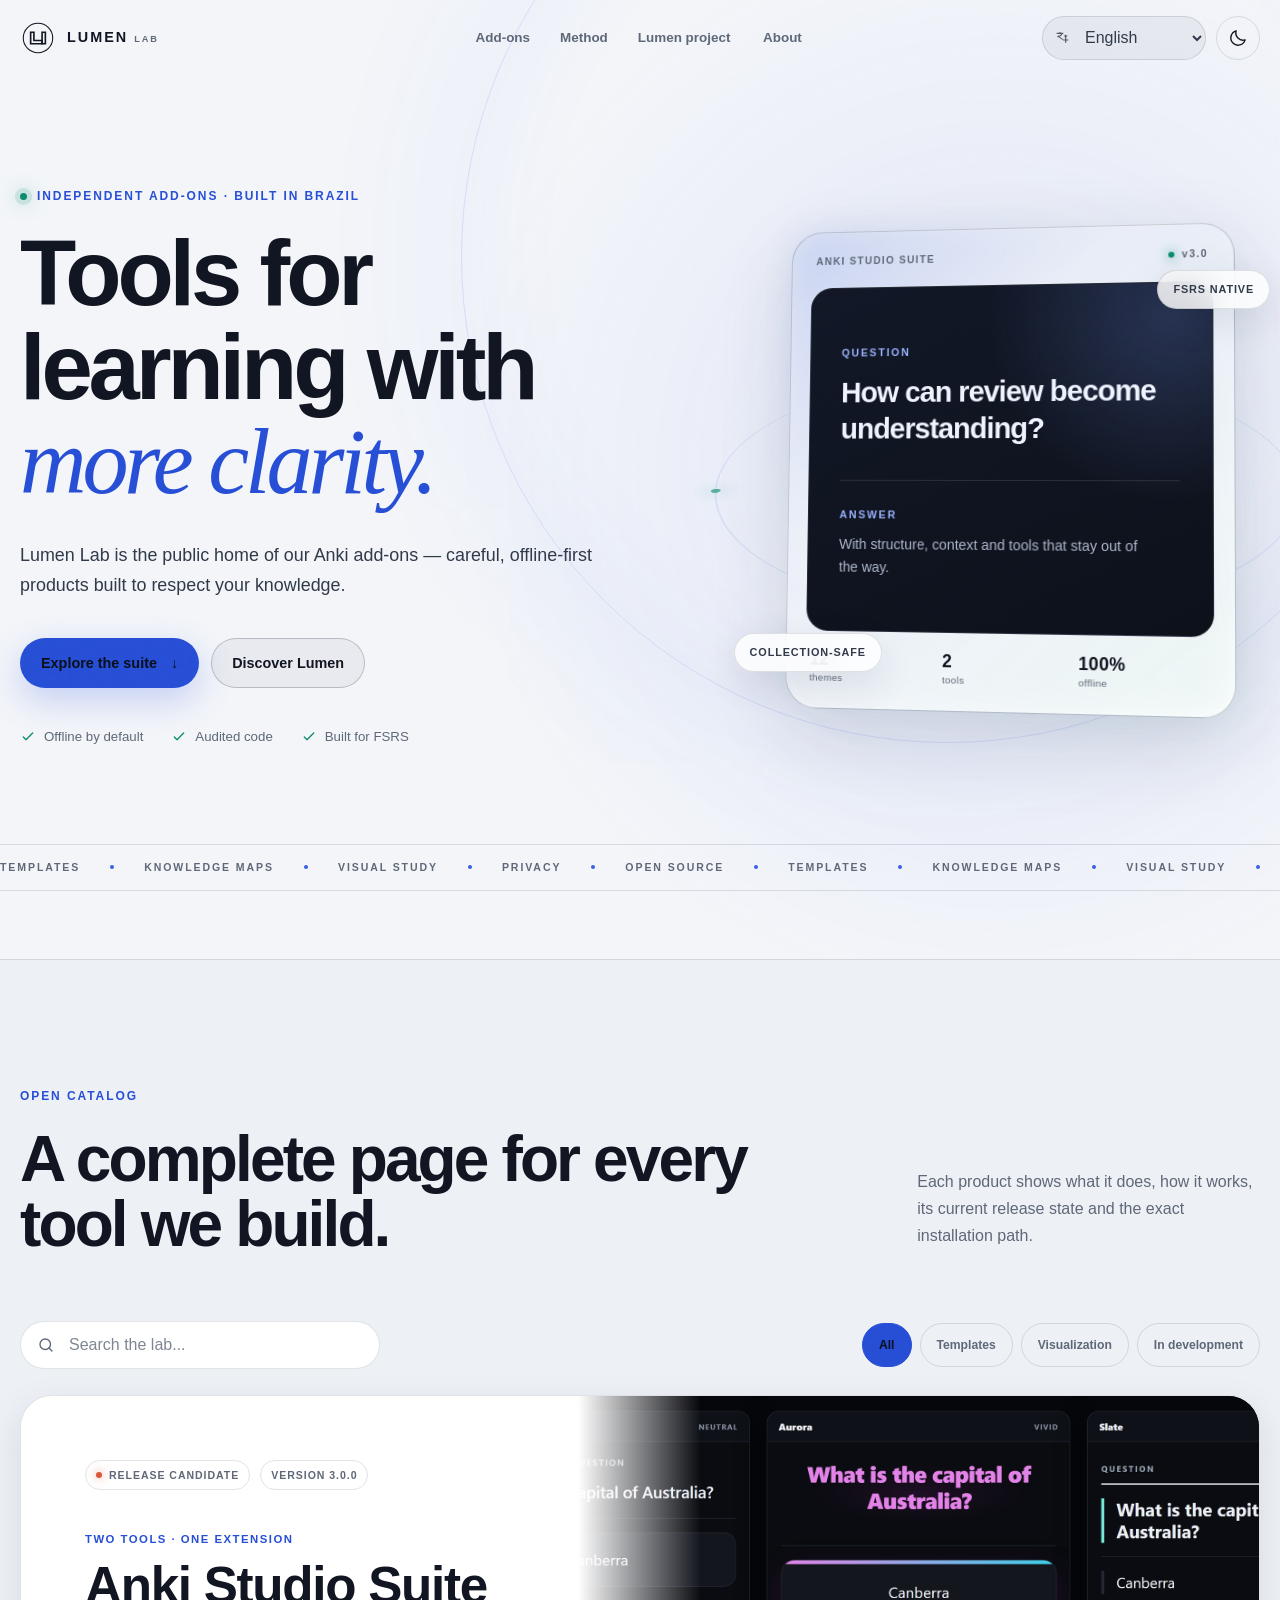
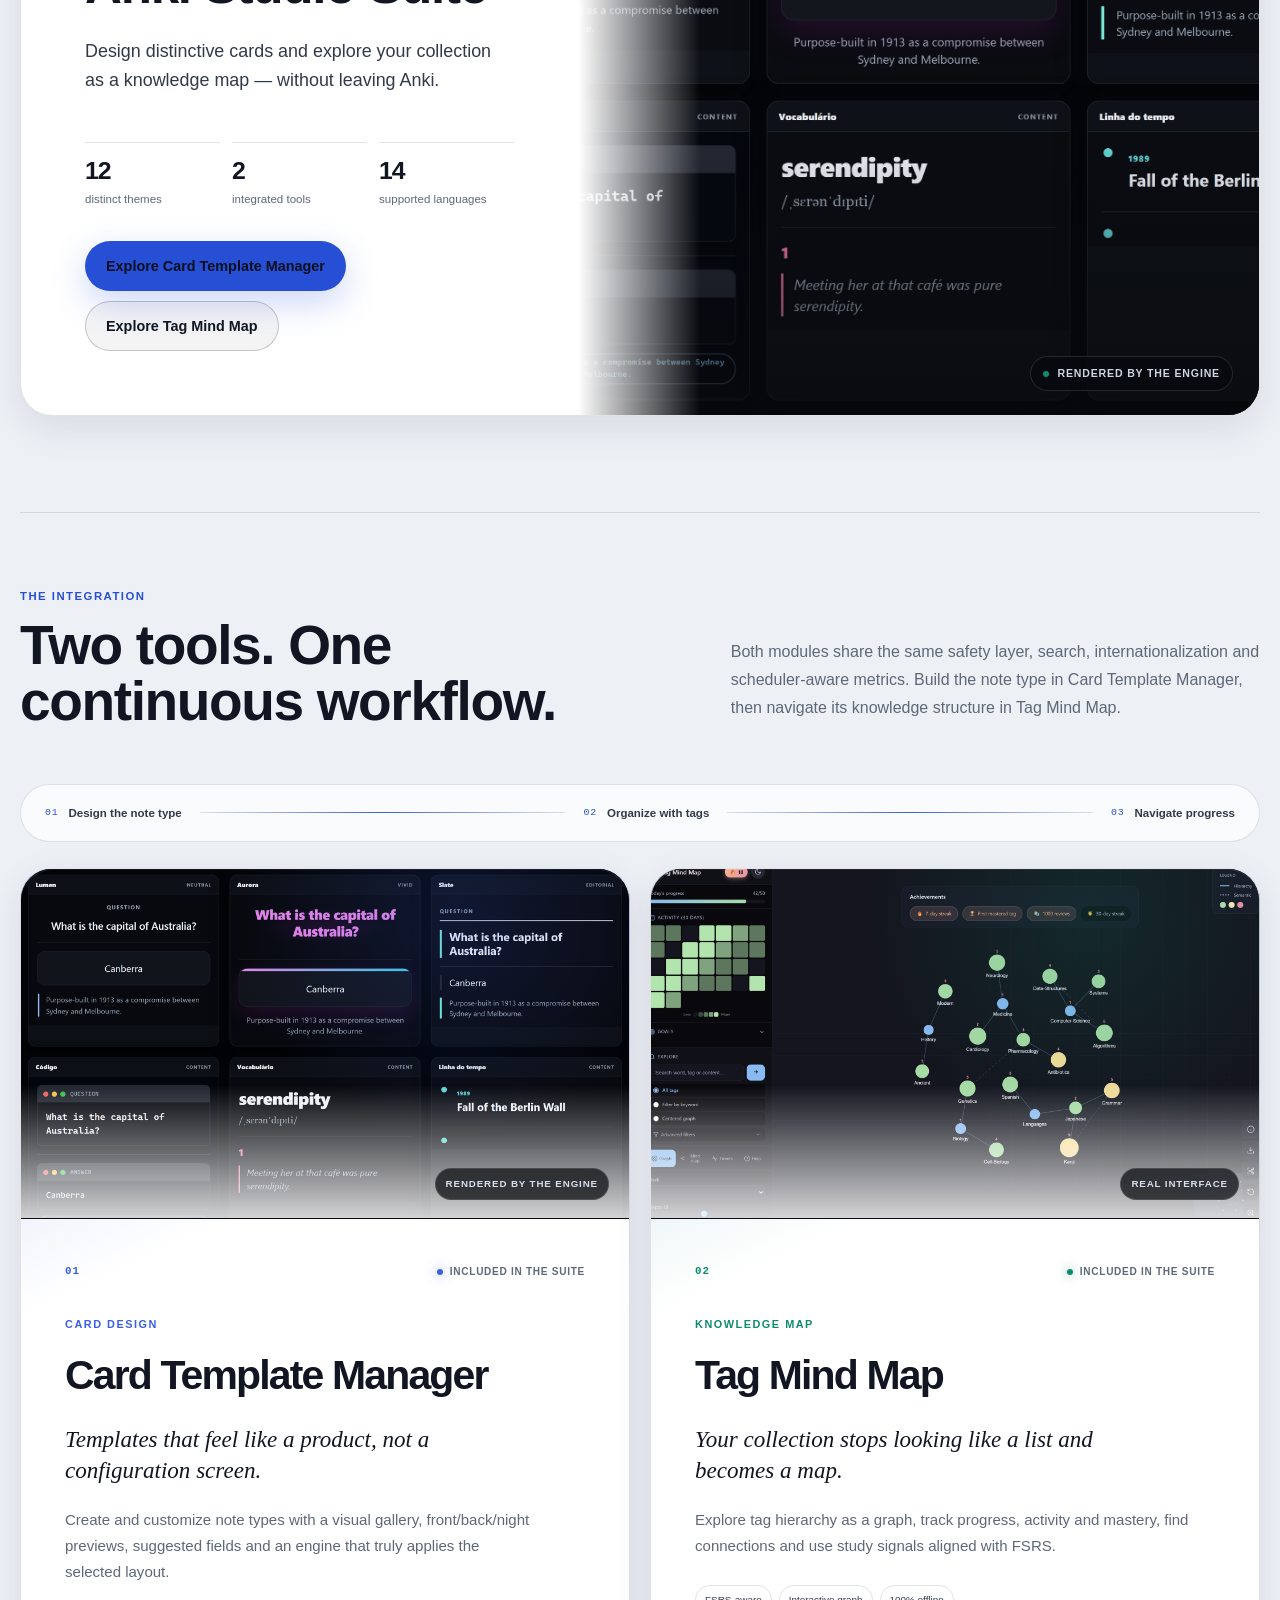
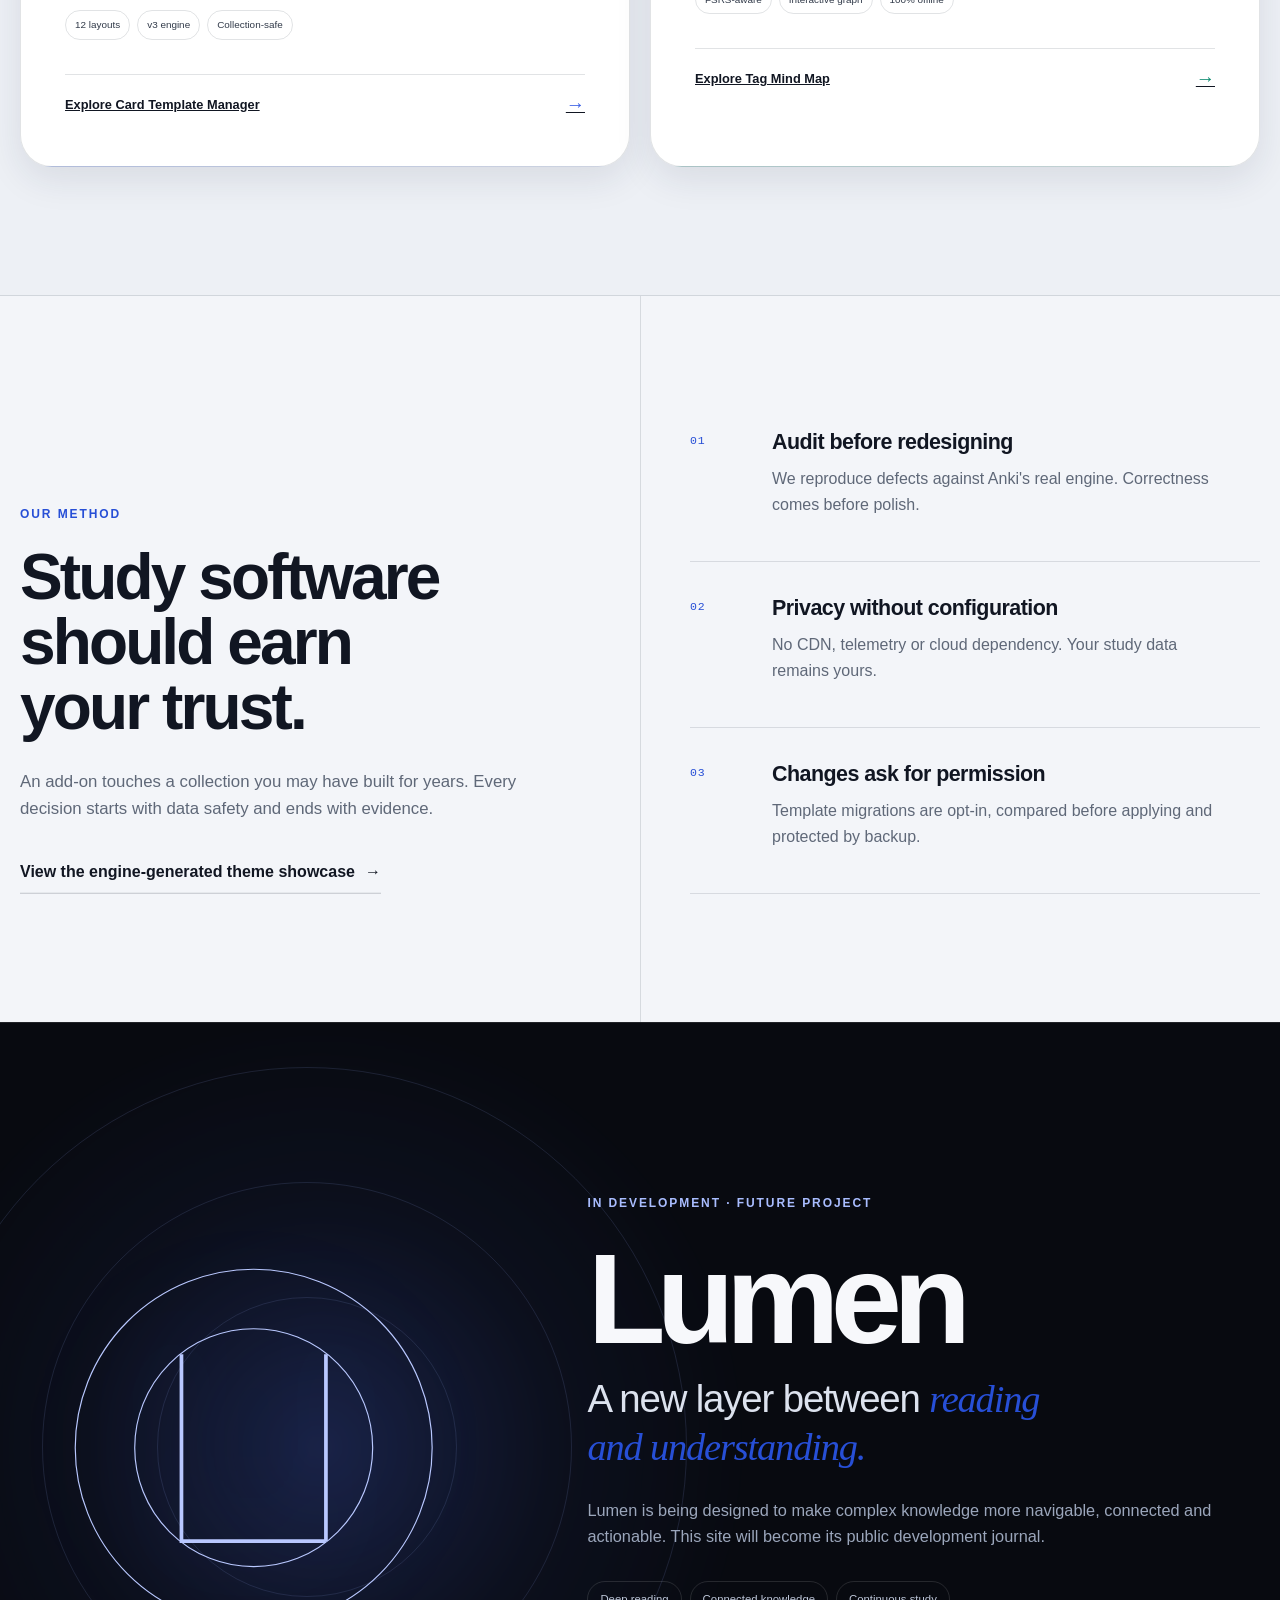
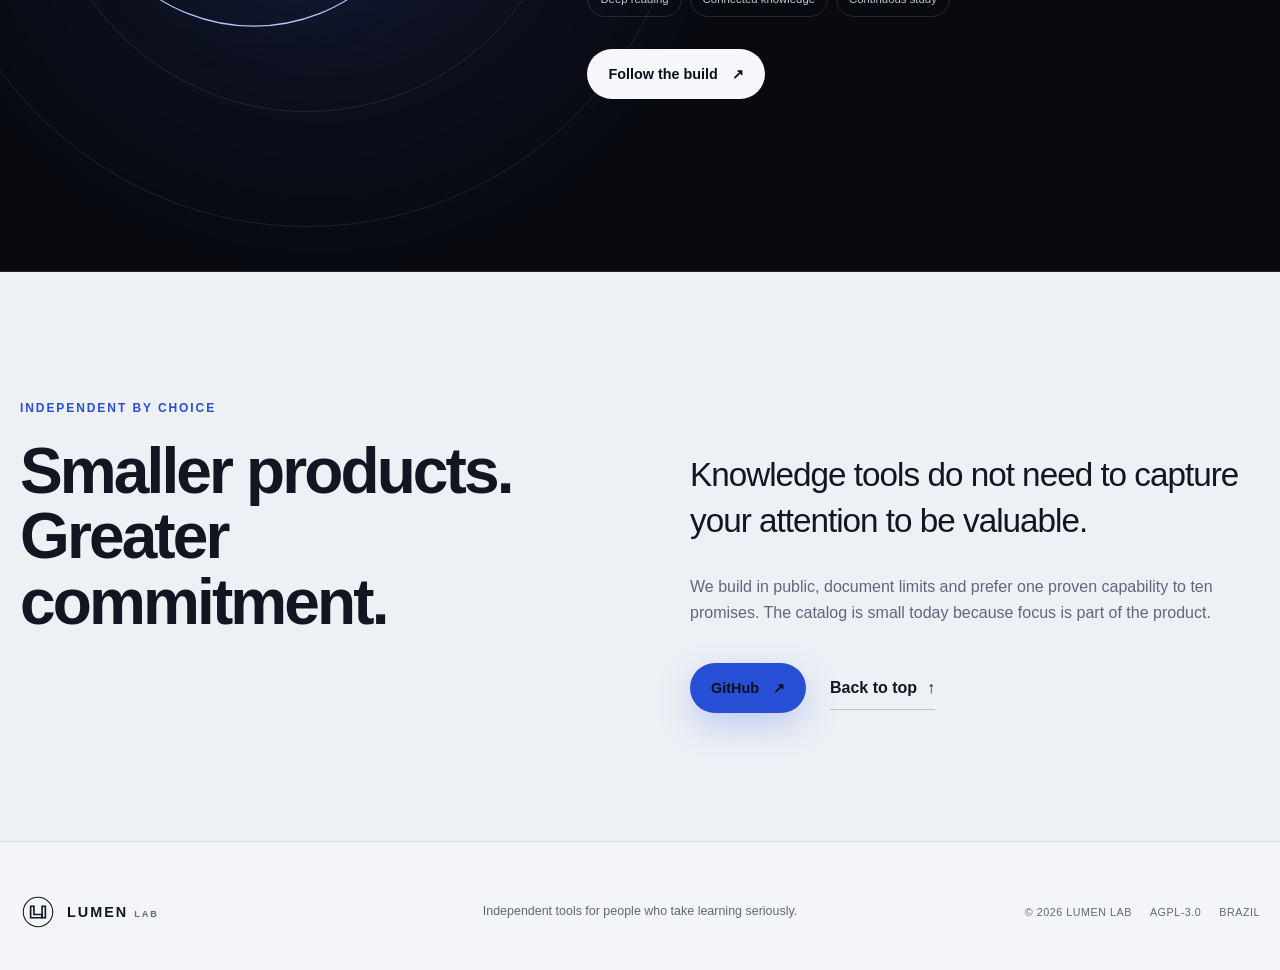
<file: index.html>
<!doctype html>
<html lang="en" dir="ltr" data-theme="dark">
<head>
  <meta charset="utf-8">
  <meta name="viewport" content="width=device-width, initial-scale=1">
  <meta name="theme-color" content="#0a0c12">
  <meta name="description" content="Lumen Lab builds private, offline-first tools for Anki — home of Anki Studio Suite and the future Lumen project.">
  <meta name="color-scheme" content="dark light">
  <meta property="og:type" content="website">
  <meta property="og:title" content="Lumen Lab — tools for deeper learning">
  <meta property="og:description" content="Explore Card Template Manager, Tag Mind Map and the future Lumen project.">
  <meta property="og:url" content="https://skarl007.github.io/Lumen-Lab/">
  <meta property="og:image" content="https://skarl007.github.io/Lumen-Lab/screenshots/site-preview-dark.png">
  <meta name="twitter:card" content="summary_large_image">
  <title>Lumen Lab — Anki add-ons</title>
  <script>document.documentElement.classList.add("js");</script>
  <link rel="canonical" href="https://skarl007.github.io/Lumen-Lab/">
  <link rel="icon" href="assets/favicon.svg" type="image/svg+xml">
  <link rel="manifest" href="site.webmanifest">
  <link rel="stylesheet" href="assets/site.css">
  <script src="data/locales.js" defer></script>
  <script src="assets/i18n.js" defer></script>
  <script src="data/catalog.js" defer></script>
  <script src="assets/theme.js" defer></script>
  <script src="assets/site.js" defer></script>
</head>
<body data-page="home">
  <a class="skip-link" href="#content" data-i18n="common.skip">Skip to content</a>

  <header class="site-header" data-header>
    <div class="nav-shell">
      <a class="brand" href="#home" aria-label="Lumen Lab — home">
        <svg class="brand-mark" viewBox="0 0 44 44" aria-hidden="true"><circle cx="22" cy="22" r="18"></circle><path d="M13 29V15h4v10h10v4H13Z"></path><path d="M27 15h4v14h-4z"></path></svg>
        <span class="brand-type">LUMEN <small>LAB</small></span>
      </a>
      <button class="menu-toggle icon-button" type="button" aria-label="Open menu" aria-controls="site-nav" aria-expanded="false" data-menu-toggle>
        <svg viewBox="0 0 24 24" aria-hidden="true"><path d="M4 7h16M4 12h16M4 17h16"></path></svg>
      </button>
      <nav class="site-nav" id="site-nav" aria-label="Primary navigation" data-nav>
        <a href="#add-ons" data-i18n="nav.addons">Add-ons</a>
        <a href="#method" data-i18n="nav.method">Method</a>
        <a href="#lumen" data-i18n="nav.lumen">Lumen project</a>
        <a href="#about" data-i18n="nav.about">About</a>
      </nav>
      <div class="nav-actions">
        <label class="language-control"><span class="sr-only" data-i18n="common.language">Language</span><select data-language-select aria-label="Language"></select></label>
        <button class="theme-toggle icon-button" type="button" aria-label="Switch color theme" data-theme-toggle>
          <svg class="theme-icon theme-icon-sun" viewBox="0 0 24 24" aria-hidden="true"><circle cx="12" cy="12" r="4"></circle><path d="M12 2v2M12 20v2M4.93 4.93l1.42 1.42M17.66 17.66l1.41 1.41M2 12h2M20 12h2M4.93 19.07l1.42-1.42M17.66 6.34l1.41-1.41"></path></svg>
          <svg class="theme-icon theme-icon-moon" viewBox="0 0 24 24" aria-hidden="true"><path d="M20.5 14.2A8.6 8.6 0 0 1 9.8 3.5 8.7 8.7 0 1 0 20.5 14.2Z"></path></svg>
        </button>
      </div>
    </div>
  </header>

  <main id="content">
    <section class="hero section" id="home" aria-labelledby="hero-title">
      <div class="hero-grid page-shell">
        <div class="hero-copy reveal">
          <p class="eyebrow"><span class="live-dot" aria-hidden="true"></span><span data-i18n="home.eyebrow">Independent add-ons · built in Brazil</span></p>
          <h1 id="hero-title"><span data-i18n="home.heroA">Tools for learning with</span> <em data-i18n="home.heroB">more clarity.</em></h1>
          <p class="hero-lede" data-i18n="home.lede">Lumen Lab is the public home of our Anki add-ons — careful, offline-first products built to respect your knowledge.</p>
          <div class="hero-actions">
            <a class="button button-primary" href="#add-ons"><span data-i18n="home.ctaAddons">Explore the suite</span> <span aria-hidden="true">↓</span></a>
            <a class="button button-secondary" href="#lumen" data-i18n="home.ctaLumen">Discover Lumen</a>
          </div>
          <ul class="proof-list" aria-label="Lumen Lab principles">
            <li><svg viewBox="0 0 24 24" aria-hidden="true"><path d="m5 12 4 4L19 6"></path></svg><span data-i18n="home.proof1">Offline by default</span></li>
            <li><svg viewBox="0 0 24 24" aria-hidden="true"><path d="m5 12 4 4L19 6"></path></svg><span data-i18n="home.proof2">Audited code</span></li>
            <li><svg viewBox="0 0 24 24" aria-hidden="true"><path d="m5 12 4 4L19 6"></path></svg><span data-i18n="home.proof3">Built for FSRS</span></li>
          </ul>
        </div>
        <div class="hero-stage reveal" aria-label="Anki Studio Suite visual preview">
          <div class="stage-orbit orbit-one" aria-hidden="true"></div><div class="stage-orbit orbit-two" aria-hidden="true"></div>
          <div class="stage-card">
            <div class="stage-topline"><span>ANKI STUDIO SUITE</span><span class="stage-status"><i></i> v3.0</span></div>
            <div class="study-card"><span class="study-kicker">Question</span><strong>How can review become understanding?</strong><div class="study-answer"><span>Answer</span><p>With structure, context and tools that stay out of the way.</p></div></div>
            <div class="stage-metrics"><span><b>12</b> themes</span><span><b>2</b> tools</span><span><b>100%</b> offline</span></div>
          </div>
          <div class="floating-chip chip-top">FSRS native</div><div class="floating-chip chip-bottom">Collection-safe</div>
        </div>
      </div>
      <div class="hero-marquee" aria-hidden="true"><div><span>TEMPLATES</span><i></i><span>KNOWLEDGE MAPS</span><i></i><span>VISUAL STUDY</span><i></i><span>PRIVACY</span><i></i><span>OPEN SOURCE</span><i></i><span>TEMPLATES</span><i></i><span>KNOWLEDGE MAPS</span><i></i><span>VISUAL STUDY</span><i></i><span>PRIVACY</span><i></i><span>OPEN SOURCE</span><i></i></div></div>
    </section>

    <section class="catalog section" id="add-ons" aria-labelledby="catalog-title">
      <div class="page-shell">
        <div class="section-heading reveal"><div><p class="eyebrow" data-i18n="home.catalogEyebrow">Open catalog</p><h2 id="catalog-title" data-i18n="home.catalogTitle">A complete page for every tool we build.</h2></div><p data-i18n="home.catalogBody">Each product shows what it does, how it works, its current release state and the exact installation path.</p></div>
        <div class="catalog-toolbar reveal" aria-label="Catalog filters">
          <label class="search-field"><svg viewBox="0 0 24 24" aria-hidden="true"><circle cx="11" cy="11" r="7"></circle><path d="m20 20-4-4"></path></svg><span class="sr-only">Search add-ons</span><input type="search" placeholder="Search the lab..." autocomplete="off" data-catalog-search></label>
          <div class="filter-list" role="group" aria-label="Filter by category" data-filter-list>
            <button type="button" class="filter-button is-active" aria-pressed="true" data-filter="all">All</button>
            <button type="button" class="filter-button" aria-pressed="false" data-filter="templates">Templates</button>
            <button type="button" class="filter-button" aria-pressed="false" data-filter="visualization">Visualization</button>
            <button type="button" class="filter-button" aria-pressed="false" data-filter="in-development">In development</button>
          </div>
        </div>
        <div class="catalog-grid" data-catalog-grid aria-live="polite"></div>
        <noscript><article class="noscript-card"><h3>Anki Studio Suite</h3><p>Card Template Manager and Tag Mind Map in one offline extension.</p><a class="button button-primary" href="addons/card-template-manager/">Card Template Manager</a> <a class="button button-secondary" href="addons/tag-mind-map/">Tag Mind Map</a></article></noscript>
        <div class="catalog-empty" data-catalog-empty hidden><p>No tools found.</p><button type="button" class="text-button" data-clear-filters>Clear search and filters</button></div>
      </div>
    </section>

    <section class="method section" id="method" aria-labelledby="method-title">
      <div class="page-shell method-grid">
        <div class="method-intro reveal"><p class="eyebrow" data-i18n="home.methodEyebrow">Our method</p><h2 id="method-title" data-i18n="home.methodTitle">Study software should earn your trust.</h2><p data-i18n="home.methodBody">An add-on touches a collection you may have built for years. Every decision starts with data safety and ends with evidence.</p><a class="text-link" href="redesign/_artifact.html"><span data-i18n="home.showcase">View the engine-generated theme showcase</span> <span aria-hidden="true">→</span></a></div>
        <ol class="method-list">
          <li class="reveal"><span>01</span><div><h3 data-i18n="home.method1Title">Audit before redesigning</h3><p data-i18n="home.method1Body">We reproduce defects against Anki's real engine. Correctness comes before polish.</p></div></li>
          <li class="reveal"><span>02</span><div><h3 data-i18n="home.method2Title">Privacy without configuration</h3><p data-i18n="home.method2Body">No CDN, telemetry or cloud dependency. Your study data remains yours.</p></div></li>
          <li class="reveal"><span>03</span><div><h3 data-i18n="home.method3Title">Changes ask for permission</h3><p data-i18n="home.method3Body">Template migrations are opt-in, compared before applying and protected by backup.</p></div></li>
        </ol>
      </div>
    </section>

    <section class="lumen-section section" id="lumen" aria-labelledby="lumen-title">
      <div class="lumen-backdrop" aria-hidden="true"><span></span><span></span><span></span></div>
      <div class="page-shell lumen-grid">
        <div class="lumen-symbol reveal" aria-hidden="true"><svg viewBox="0 0 440 440"><circle cx="220" cy="220" r="168"></circle><circle cx="220" cy="220" r="112"></circle><path d="M152 132v176h136"></path><path d="M288 132v176"></path></svg></div>
        <div class="lumen-copy reveal"><p class="eyebrow" data-i18n="home.lumenEyebrow">In development · future project</p><h2 id="lumen-title">Lumen</h2><p class="lumen-statement"><span data-i18n="home.lumenStatementA">A new layer between</span> <em data-i18n="home.lumenStatementB">reading and understanding.</em></p><p data-i18n="home.lumenBody">Lumen is being designed to make complex knowledge more navigable, connected and actionable. This site will become its public development journal.</p><div class="signal-row"><span>Deep reading</span><span>Connected knowledge</span><span>Continuous study</span></div><a class="button button-light" href="https://github.com/skarl007" target="_blank" rel="noreferrer"><span data-i18n="home.follow">Follow the build</span> <span aria-hidden="true">↗</span></a></div>
      </div>
    </section>

    <section class="about section" id="about" aria-labelledby="about-title">
      <div class="page-shell about-grid"><div class="section-heading reveal"><div><p class="eyebrow" data-i18n="home.aboutEyebrow">Independent by choice</p><h2 id="about-title" data-i18n="home.aboutTitle">Smaller products. Greater commitment.</h2></div></div><div class="about-copy reveal"><p class="about-lede" data-i18n="home.aboutLede">Knowledge tools do not need to capture your attention to be valuable.</p><p data-i18n="home.aboutBody">We build in public, document limits and prefer one proven capability to ten promises. The catalog is small today because focus is part of the product.</p><div class="about-actions"><a class="button button-primary" href="https://github.com/skarl007/Lumen-Lab" target="_blank" rel="noreferrer">GitHub <span aria-hidden="true">↗</span></a><a class="text-link" href="#home"><span data-i18n="common.backTop">Back to top</span> <span aria-hidden="true">↑</span></a></div></div></div>
    </section>
  </main>

  <aside class="translation-note" data-translation-note hidden><span data-i18n="common.reviewNote">Community translation — technical reference may remain in English.</span></aside>
  <footer class="site-footer"><div class="page-shell footer-grid"><a class="brand footer-brand" href="#home"><svg class="brand-mark" viewBox="0 0 44 44" aria-hidden="true"><circle cx="22" cy="22" r="18"></circle><path d="M13 29V15h4v10h10v4H13Z"></path><path d="M27 15h4v14h-4z"></path></svg><span class="brand-type">LUMEN <small>LAB</small></span></a><p data-i18n="home.footer">Independent tools for people who take learning seriously.</p><div class="footer-meta"><span>© <span data-current-year></span> Lumen Lab</span><span>AGPL-3.0</span><span>Brazil</span></div></div></footer>
</body>
</html>
</file>
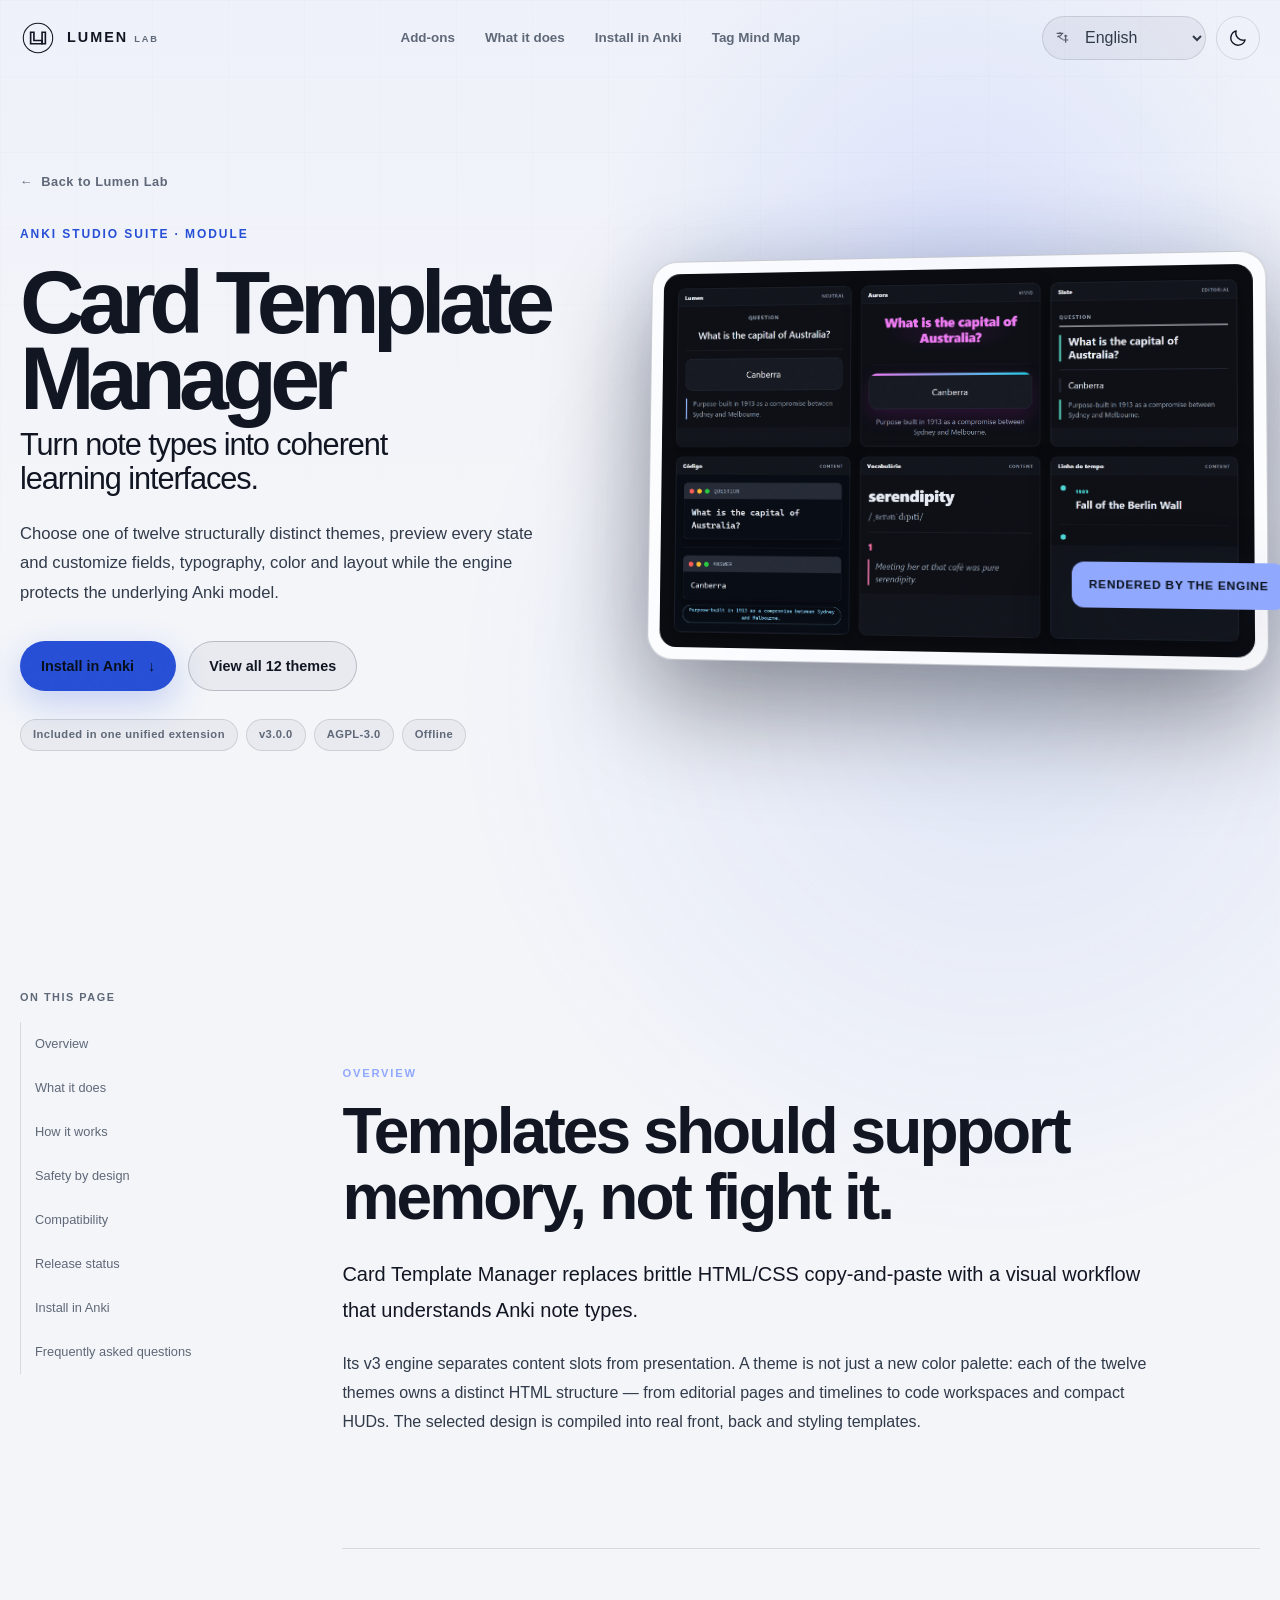
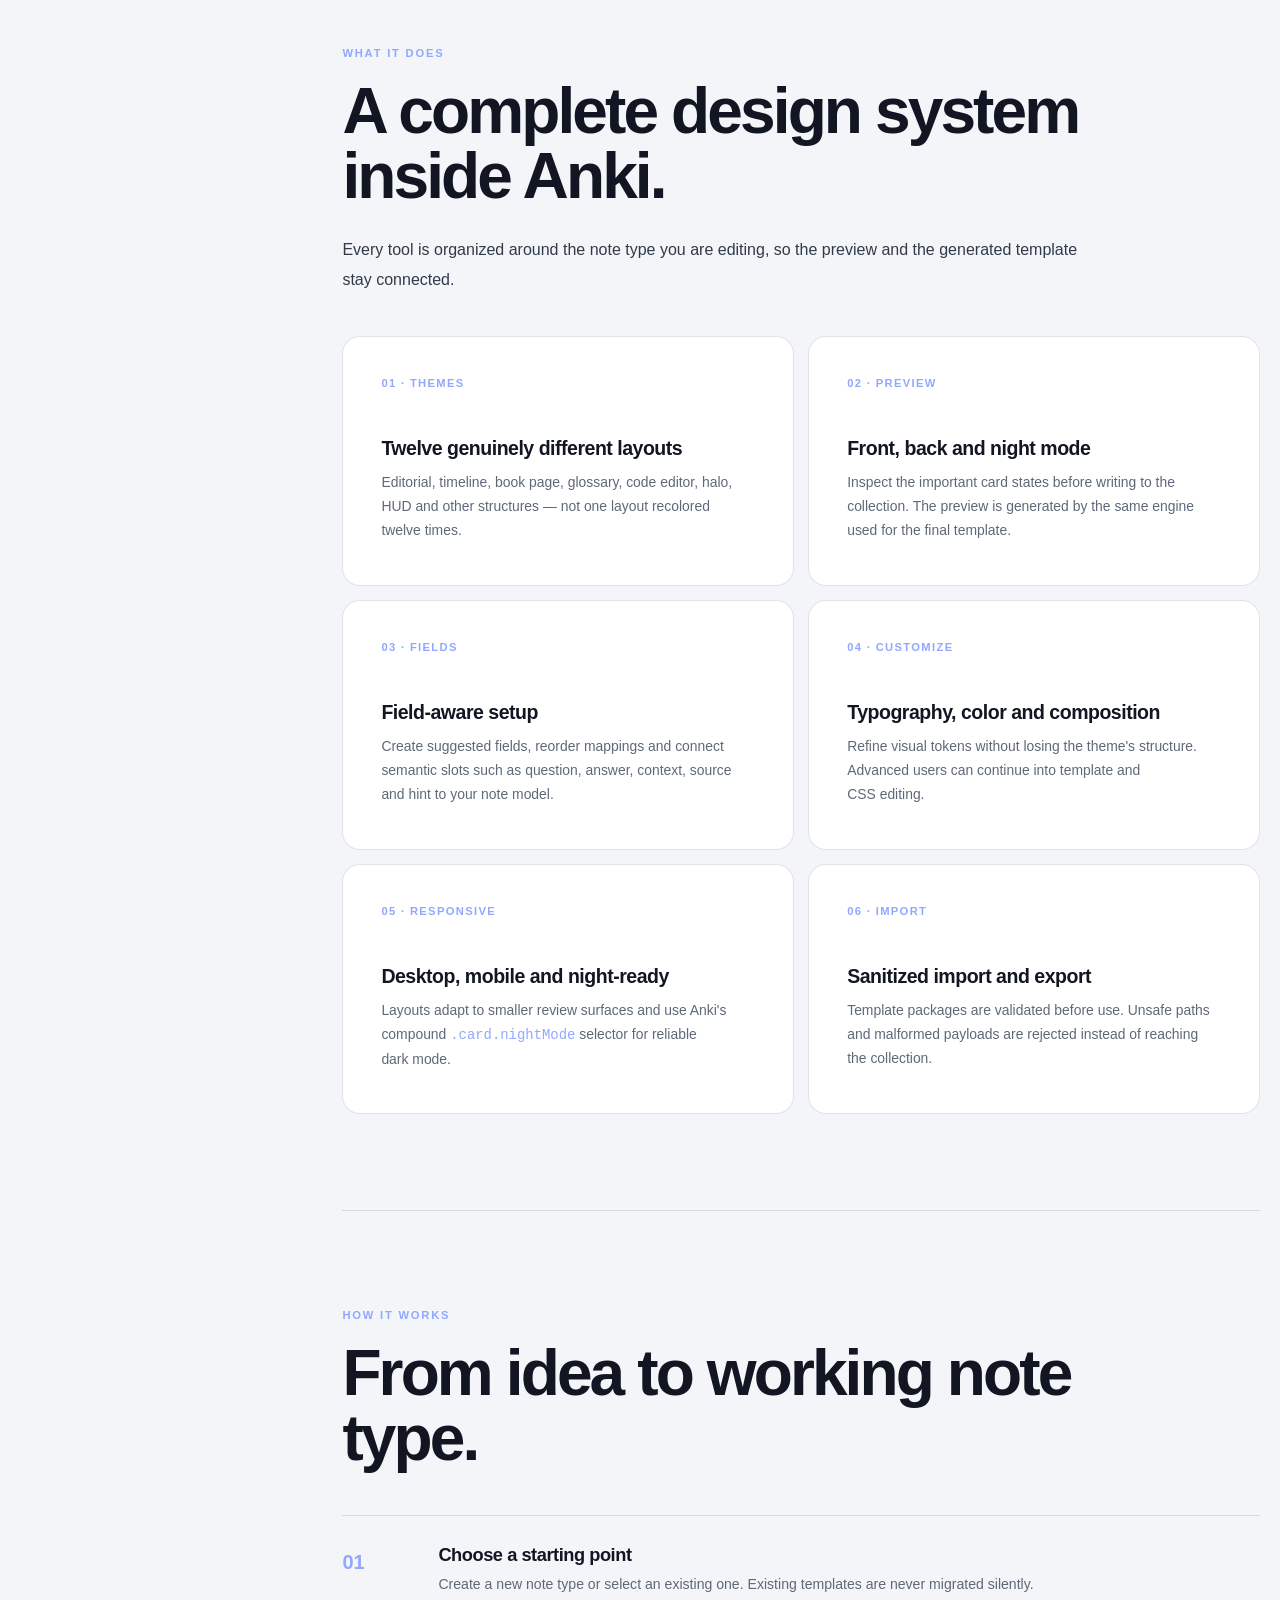
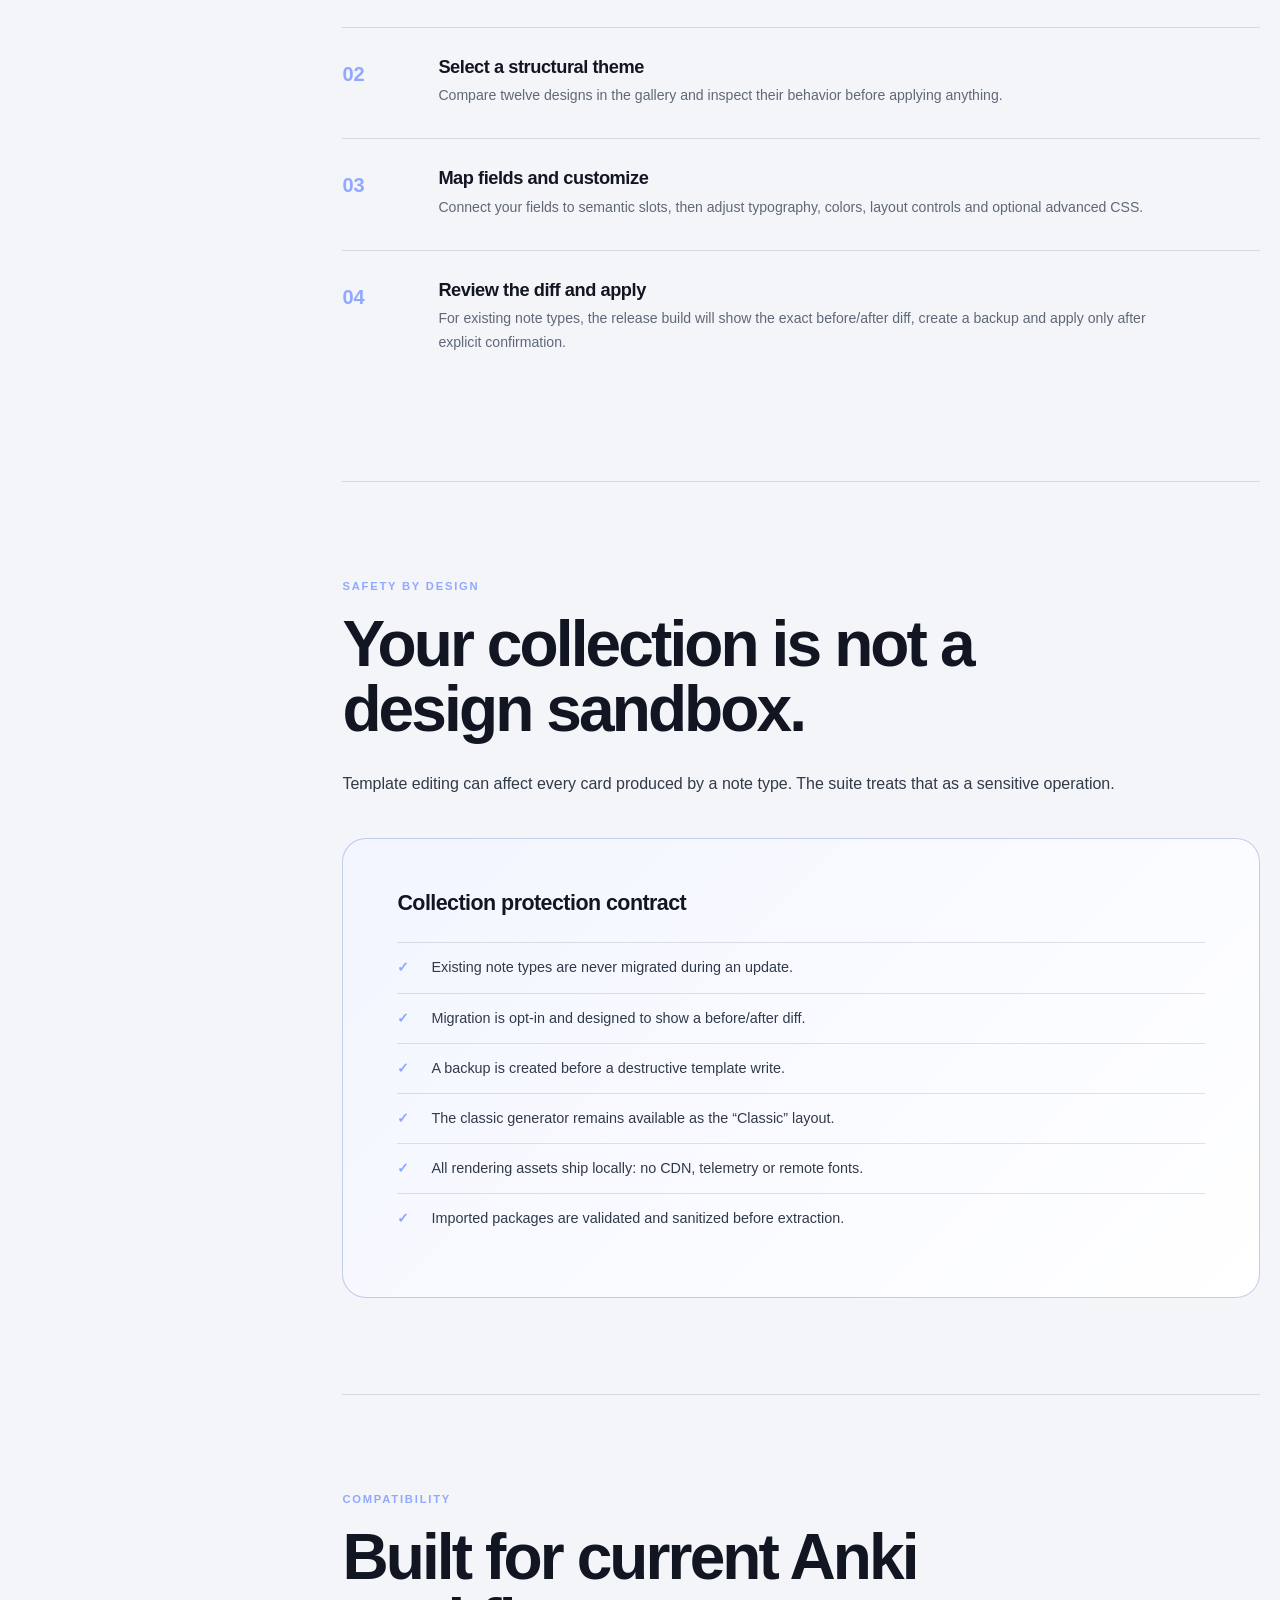
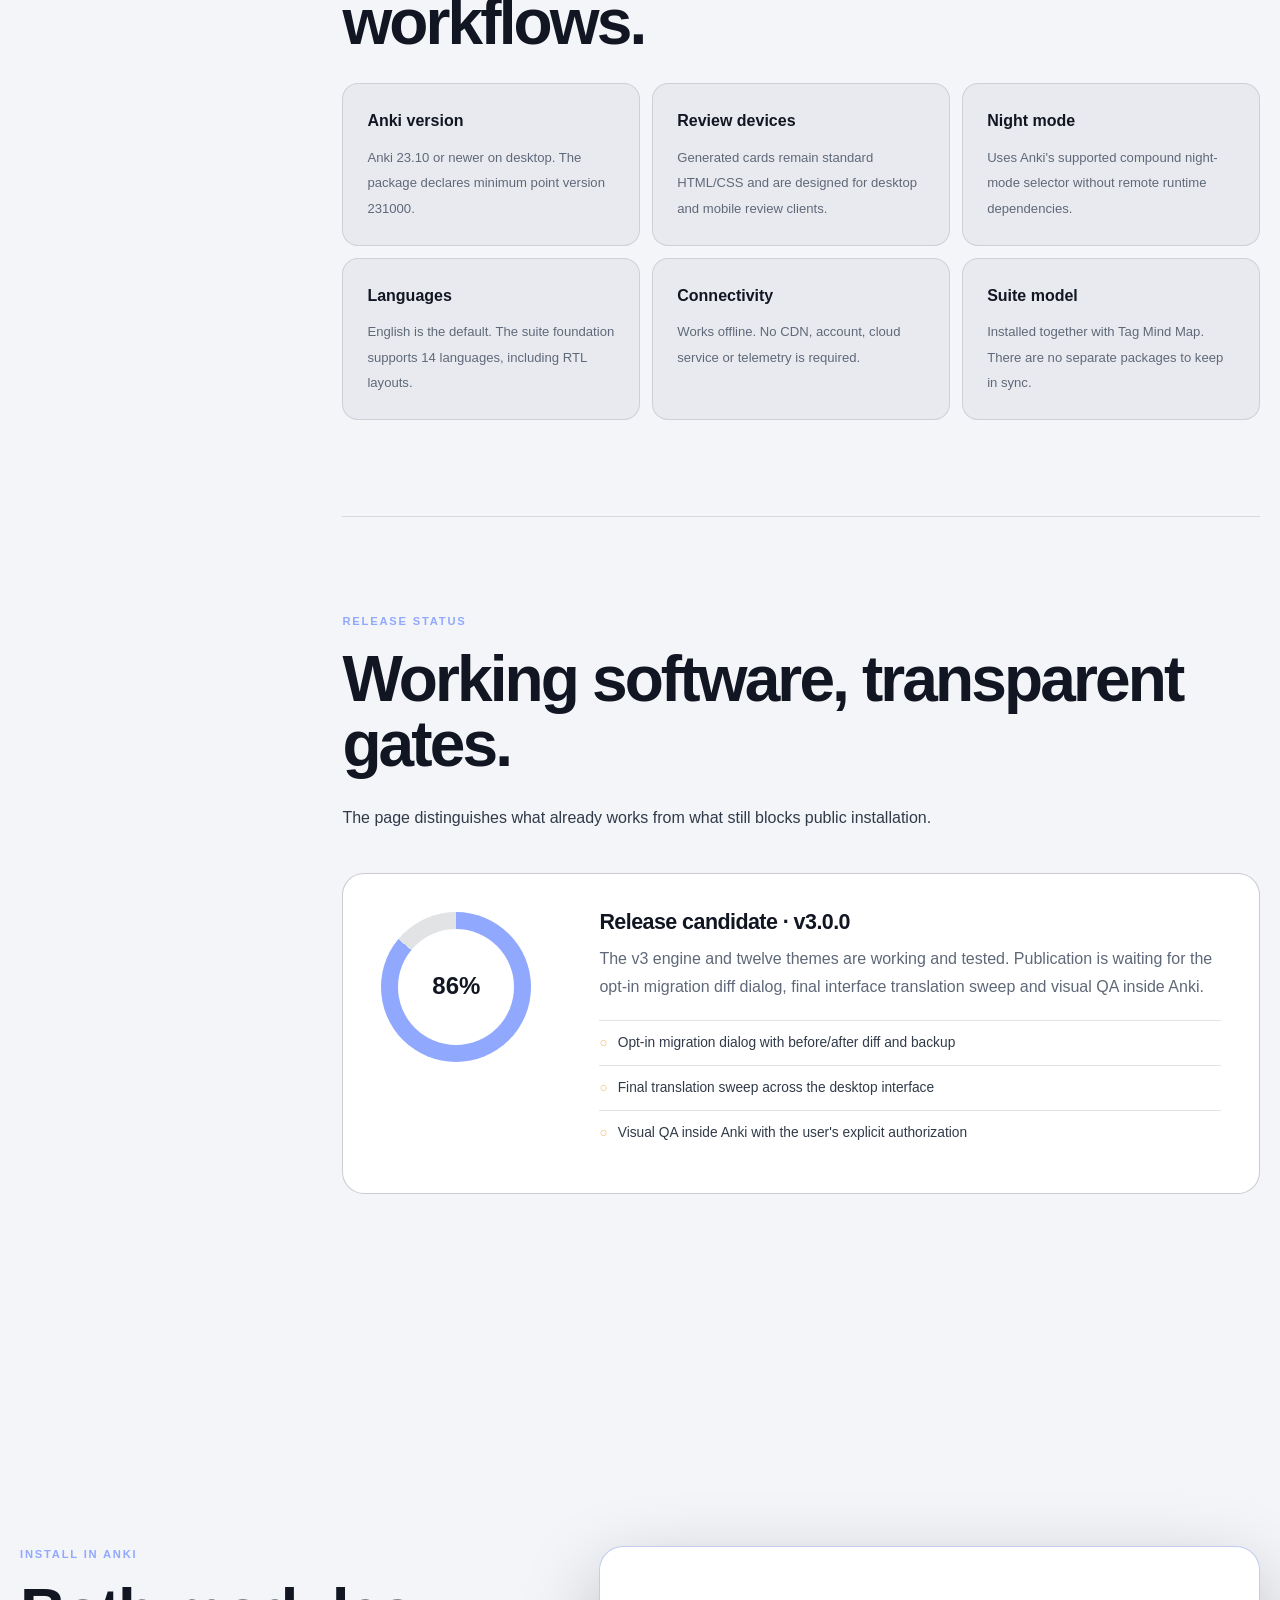
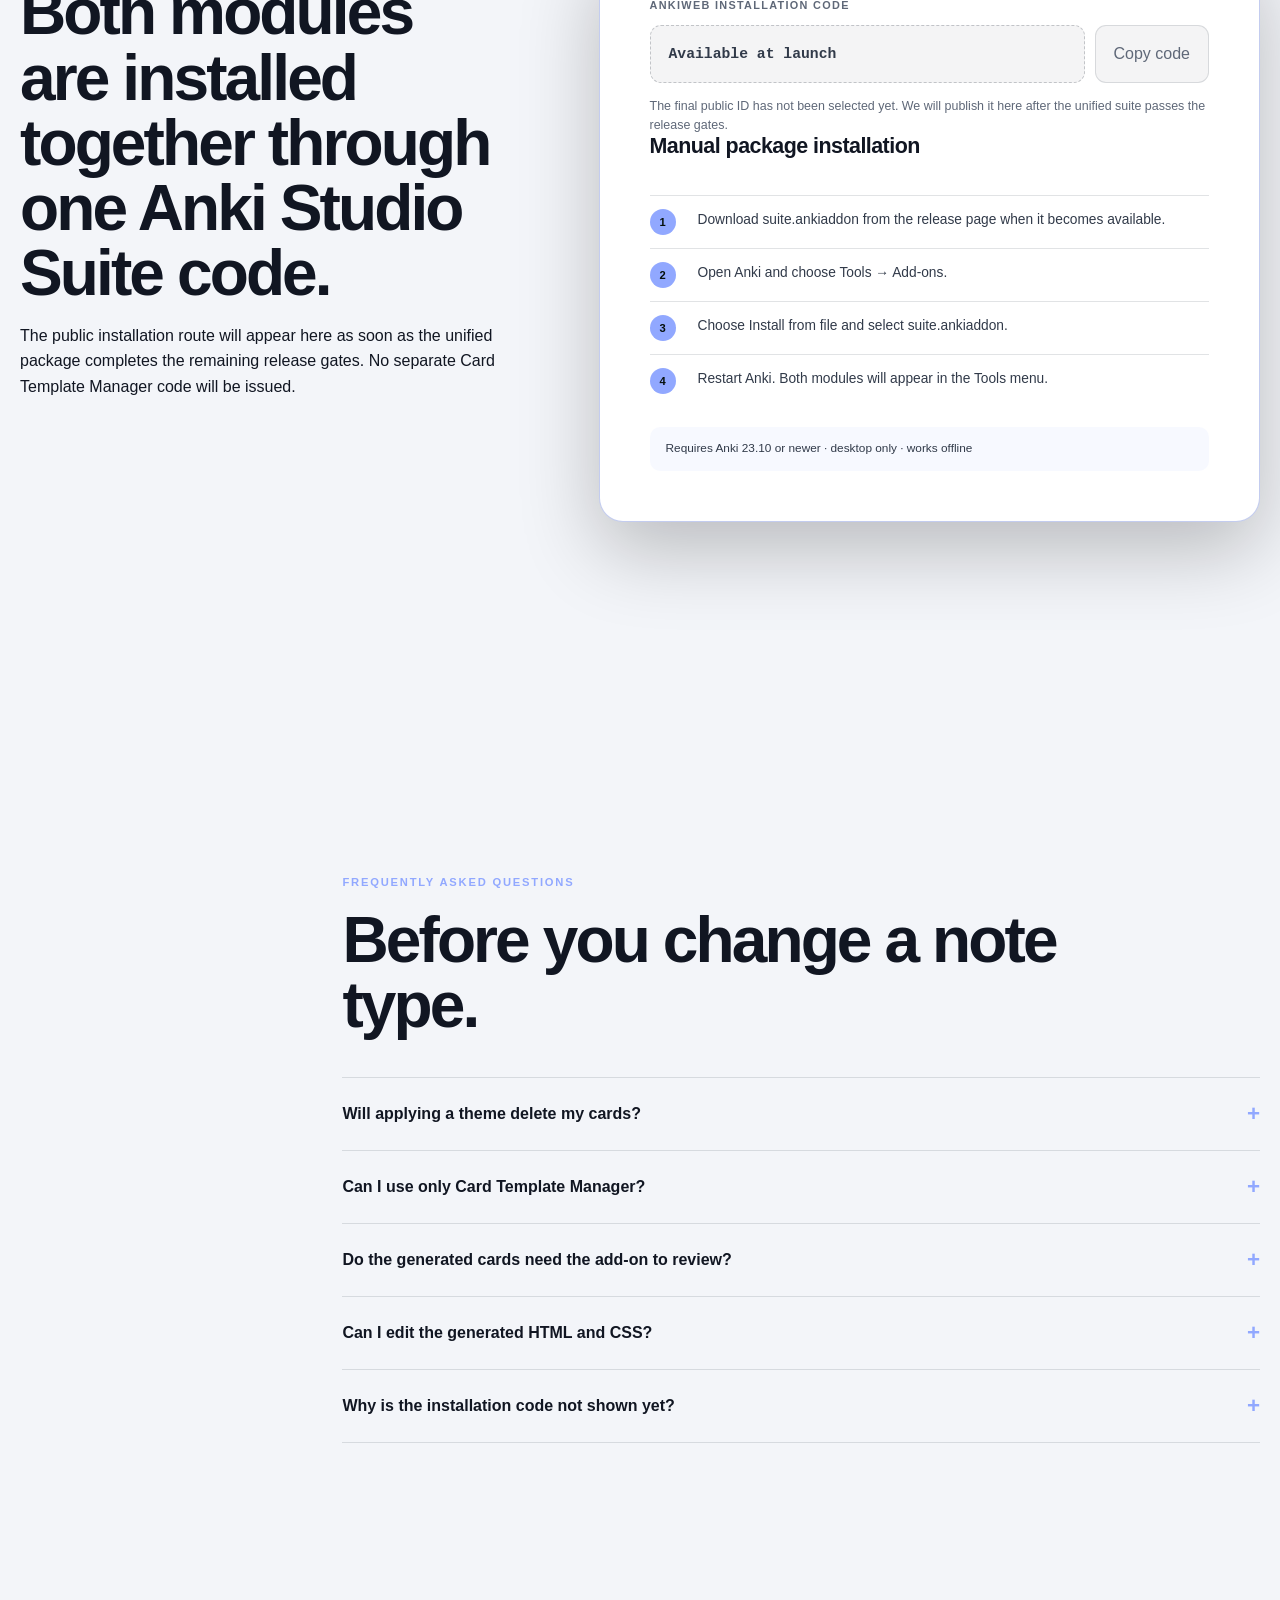
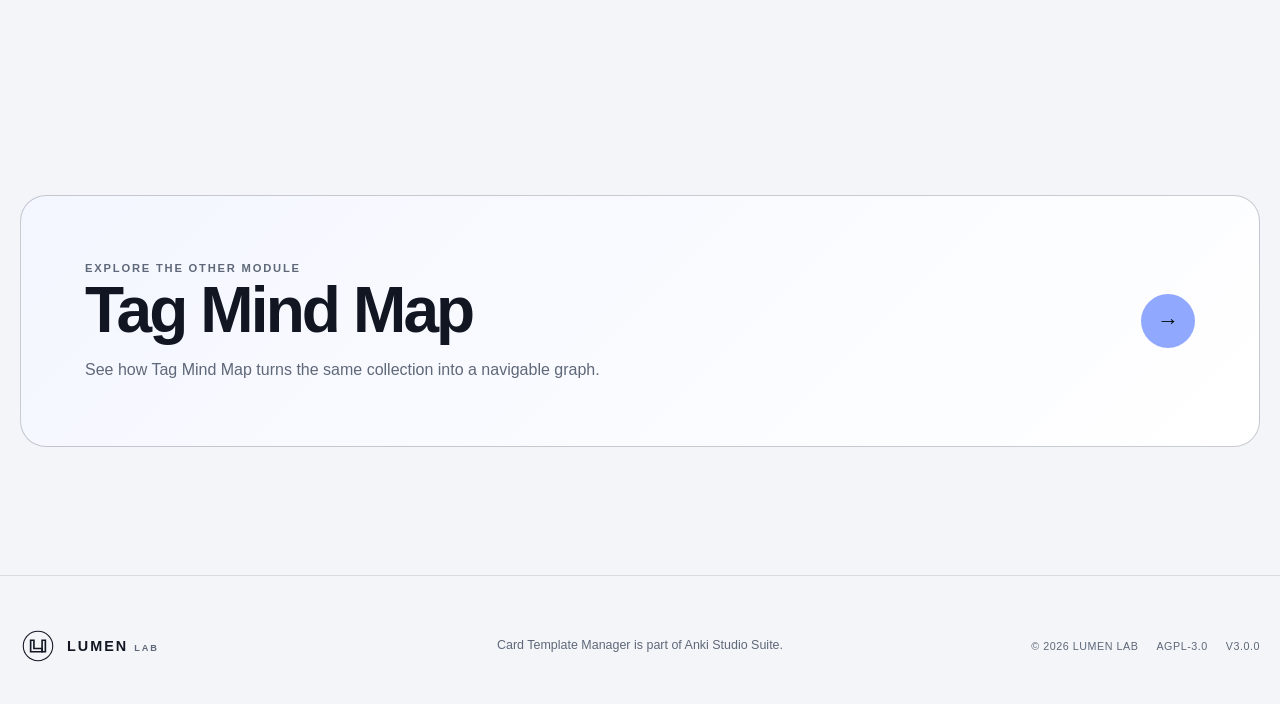
<file: addons/card-template-manager/index.html>
<!doctype html>
<html lang="en" dir="ltr" data-theme="dark">
<head>
  <meta charset="utf-8">
  <meta name="viewport" content="width=device-width, initial-scale=1">
  <meta name="theme-color" content="#0a0c12">
  <meta name="description" content="Card Template Manager for Anki: twelve distinctive themes, live previews, safe customization and a modern template engine inside Anki Studio Suite.">
  <meta name="color-scheme" content="dark light">
  <meta property="og:type" content="website"><meta property="og:title" content="Card Template Manager — Lumen Lab"><meta property="og:description" content="Design coherent, responsive and night-mode-ready Anki cards without fragile copy-and-paste.">
  <meta property="og:url" content="https://skarl007.github.io/Lumen-Lab/addons/card-template-manager/">
  <meta property="og:image" content="https://skarl007.github.io/Lumen-Lab/screenshots/card-gallery.png">
  <meta property="og:image:alt" content="Six of the twelve structurally distinct v3 card themes rendered by the Card Template Manager engine">
  <meta name="twitter:card" content="summary_large_image">
  <title>Card Template Manager — Lumen Lab</title>
  <script>document.documentElement.classList.add("js");</script>
  <link rel="canonical" href="https://skarl007.github.io/Lumen-Lab/addons/card-template-manager/">
  <link rel="icon" href="../../assets/favicon.svg" type="image/svg+xml">
  <link rel="manifest" href="../../site.webmanifest">
  <link rel="stylesheet" href="../../assets/site.css"><link rel="stylesheet" href="../../assets/addon-page.css">
  <script src="../../data/locales.js" defer></script><script src="../../assets/i18n.js" defer></script><script src="../../assets/theme.js" defer></script><script src="../../assets/addon-page.js" defer></script>
</head>
<body class="theme-blue" data-page="ctm">
  <a class="skip-link" href="#content" data-i18n="common.skip">Skip to content</a>
  <header class="site-header addon-header" data-header>
    <div class="nav-shell">
      <a class="brand" href="../../" aria-label="Lumen Lab — home"><svg class="brand-mark" viewBox="0 0 44 44" aria-hidden="true"><circle cx="22" cy="22" r="18"></circle><path d="M13 29V15h4v10h10v4H13Z"></path><path d="M27 15h4v14h-4z"></path></svg><span class="brand-type">LUMEN <small>LAB</small></span></a>
      <button class="menu-toggle icon-button" type="button" aria-label="Open menu" aria-controls="site-nav" aria-expanded="false" data-menu-toggle><svg viewBox="0 0 24 24" aria-hidden="true"><path d="M4 7h16M4 12h16M4 17h16"></path></svg></button>
      <nav class="site-nav" id="site-nav" aria-label="Primary navigation" data-nav><a href="../../#add-ons" data-i18n="nav.addons">Add-ons</a><a href="#capabilities" data-i18n="addon.capabilities">What it does</a><a href="#install" data-i18n="install.title">Install in Anki</a><a href="../tag-mind-map/">Tag Mind Map</a></nav>
      <div class="nav-actions"><label class="language-control"><span class="sr-only" data-i18n="common.language">Language</span><select data-language-select aria-label="Language"></select></label><button class="theme-toggle icon-button" type="button" aria-label="Switch color theme" data-theme-toggle><svg class="theme-icon theme-icon-sun" viewBox="0 0 24 24" aria-hidden="true"><circle cx="12" cy="12" r="4"></circle><path d="M12 2v2M12 20v2M4.93 4.93l1.42 1.42M17.66 17.66l1.41 1.41M2 12h2M20 12h2M4.93 19.07l1.42-1.42M17.66 6.34l1.41-1.41"></path></svg><svg class="theme-icon theme-icon-moon" viewBox="0 0 24 24" aria-hidden="true"><path d="M20.5 14.2A8.6 8.6 0 0 1 9.8 3.5 8.7 8.7 0 1 0 20.5 14.2Z"></path></svg></button></div>
    </div>
  </header>

  <main class="addon-main" id="content">
    <section class="addon-hero">
      <div class="page-shell addon-hero-grid">
        <div class="addon-hero-copy">
          <a class="addon-breadcrumb" href="../../"><span aria-hidden="true">←</span><span data-i18n="common.backHome">Back to Lumen Lab</span></a>
          <p class="eyebrow" data-i18n="addon.suite">Anki Studio Suite · module</p>
          <h1 data-i18n="ctm.title">Card Template Manager</h1>
          <p class="addon-statement" data-i18n="ctm.statement">Turn note types into coherent learning interfaces.</p>
          <p class="addon-summary" data-i18n="ctm.summary">Choose one of twelve structurally distinct themes, preview every state and customize fields, typography, color and layout while the engine protects the underlying Anki model.</p>
          <div class="addon-hero-actions"><a class="button button-primary" href="#install"><span data-i18n="install.title">Install in Anki</span> <span aria-hidden="true">↓</span></a><a class="button button-secondary" href="../../redesign/_artifact.html">View all 12 themes</a></div>
          <div class="addon-badges"><span data-i18n="addon.included">Included in one unified extension</span><span>v3.0.0</span><span>AGPL-3.0</span><span>Offline</span></div>
        </div>
        <div class="addon-visual" aria-label="Card Template Manager interface preview"><div class="addon-visual-frame"><img src="../../screenshots/card-gallery.png" width="1600" height="1029" alt="Six of the twelve v3 themes rendered by the engine" fetchpriority="high" decoding="async"><span class="addon-visual-tag" data-i18n="site.engineRendered">Rendered by the engine</span></div></div>
      </div>
    </section>

    <section class="section">
      <div class="page-shell detail-layout">
        <aside class="toc" aria-label="On this page"><strong>On this page</strong><nav><a href="#overview" data-i18n="addon.overview">Overview</a><a href="#capabilities" data-i18n="addon.capabilities">What it does</a><a href="#workflow" data-i18n="addon.workflow">How it works</a><a href="#safety" data-i18n="addon.safety">Safety by design</a><a href="#compatibility" data-i18n="addon.compatibility">Compatibility</a><a href="#status" data-i18n="addon.status">Release status</a><a href="#install" data-i18n="install.title">Install in Anki</a><a href="#faq" data-i18n="addon.faq">FAQ</a></nav></aside>
        <div class="detail-content">
          <section class="content-block" id="overview">
            <p class="content-kicker" data-i18n="addon.overview">Overview</p><h2>Templates should support memory, not fight it.</h2>
            <p class="content-lede">Card Template Manager replaces brittle HTML/CSS copy-and-paste with a visual workflow that understands Anki note types.</p>
            <p>Its v3 engine separates content slots from presentation. A theme is not just a new color palette: each of the twelve themes owns a distinct HTML structure — from editorial pages and timelines to code workspaces and compact HUDs. The selected design is compiled into real front, back and styling templates.</p>
          </section>

          <section class="content-block" id="capabilities">
            <p class="content-kicker" data-i18n="addon.capabilities">What it does</p><h2>A complete design system inside Anki.</h2><p>Every tool is organized around the note type you are editing, so the preview and the generated template stay connected.</p>
            <div class="feature-grid">
              <article class="feature-card"><span class="feature-number">01 · THEMES</span><h3>Twelve genuinely different layouts</h3><p>Editorial, timeline, book page, glossary, code editor, halo, HUD and other structures — not one layout recolored twelve times.</p></article>
              <article class="feature-card"><span class="feature-number">02 · PREVIEW</span><h3>Front, back and night mode</h3><p>Inspect the important card states before writing to the collection. The preview is generated by the same engine used for the final template.</p></article>
              <article class="feature-card"><span class="feature-number">03 · FIELDS</span><h3>Field-aware setup</h3><p>Create suggested fields, reorder mappings and connect semantic slots such as question, answer, context, source and hint to your note model.</p></article>
              <article class="feature-card"><span class="feature-number">04 · CUSTOMIZE</span><h3>Typography, color and composition</h3><p>Refine visual tokens without losing the theme's structure. Advanced users can continue into template and CSS editing.</p></article>
              <article class="feature-card"><span class="feature-number">05 · RESPONSIVE</span><h3>Desktop, mobile and night-ready</h3><p>Layouts adapt to smaller review surfaces and use Anki's compound <code>.card.nightMode</code> selector for reliable dark mode.</p></article>
              <article class="feature-card"><span class="feature-number">06 · IMPORT</span><h3>Sanitized import and export</h3><p>Template packages are validated before use. Unsafe paths and malformed payloads are rejected instead of reaching the collection.</p></article>
            </div>
          </section>

          <section class="content-block" id="workflow">
            <p class="content-kicker" data-i18n="addon.workflow">How it works</p><h2>From idea to working note type.</h2>
            <div class="workflow"><article class="workflow-step"><div><h3>Choose a starting point</h3><p>Create a new note type or select an existing one. Existing templates are never migrated silently.</p></div></article><article class="workflow-step"><div><h3>Select a structural theme</h3><p>Compare twelve designs in the gallery and inspect their behavior before applying anything.</p></div></article><article class="workflow-step"><div><h3>Map fields and customize</h3><p>Connect your fields to semantic slots, then adjust typography, colors, layout controls and optional advanced CSS.</p></div></article><article class="workflow-step"><div><h3>Review the diff and apply</h3><p>For existing note types, the release build will show the exact before/after diff, create a backup and apply only after explicit confirmation.</p></div></article></div>
          </section>

          <section class="content-block" id="safety">
            <p class="content-kicker" data-i18n="addon.safety">Safety by design</p><h2>Your collection is not a design sandbox.</h2><p>Template editing can affect every card produced by a note type. The suite treats that as a sensitive operation.</p>
            <div class="safety-panel"><h3>Collection protection contract</h3><ul><li>Existing note types are never migrated during an update.</li><li>Migration is opt-in and designed to show a before/after diff.</li><li>A backup is created before a destructive template write.</li><li>The classic generator remains available as the “Classic” layout.</li><li>All rendering assets ship locally: no CDN, telemetry or remote fonts.</li><li>Imported packages are validated and sanitized before extraction.</li></ul></div>
          </section>

          <section class="content-block" id="compatibility">
            <p class="content-kicker" data-i18n="addon.compatibility">Compatibility</p><h2>Built for current Anki workflows.</h2>
            <ul class="compat-grid"><li><strong>Anki version</strong><span>Anki 23.10 or newer on desktop. The package declares minimum point version 231000.</span></li><li><strong>Review devices</strong><span>Generated cards remain standard HTML/CSS and are designed for desktop and mobile review clients.</span></li><li><strong>Night mode</strong><span>Uses Anki's supported compound night-mode selector without remote runtime dependencies.</span></li><li><strong>Languages</strong><span>English is the default. The suite foundation supports 14 languages, including RTL layouts.</span></li><li><strong>Connectivity</strong><span>Works offline. No CDN, account, cloud service or telemetry is required.</span></li><li><strong>Suite model</strong><span>Installed together with Tag Mind Map. There are no separate packages to keep in sync.</span></li></ul>
          </section>

          <section class="content-block" id="status">
            <p class="content-kicker" data-i18n="addon.status">Release status</p><h2>Working software, transparent gates.</h2><p>The page distinguishes what already works from what still blocks public installation.</p>
            <div class="status-panel"><div class="status-ring"><b>86%</b></div><div class="status-copy"><h3>Release candidate · v3.0.0</h3><p data-i18n="ctm.statusBody">The v3 engine and twelve themes are working and tested. Publication is waiting for the opt-in migration diff dialog, final interface translation sweep and visual QA inside Anki.</p><ul class="gate-list"><li>Opt-in migration dialog with before/after diff and backup</li><li>Final translation sweep across the desktop interface</li><li>Visual QA inside Anki with the user's explicit authorization</li></ul></div></div>
          </section>
        </div>
      </div>
    </section>

    <section class="section install-section" id="install">
      <div class="page-shell install-grid">
        <div><p class="content-kicker" data-i18n="install.title">Install in Anki</p><h2 data-i18n="install.lead">Both modules are installed together through one Anki Studio Suite code.</h2><p>The public installation route will appear here as soon as the unified package completes the remaining release gates. No separate Card Template Manager code will be issued.</p></div>
        <div class="install-card"><label data-i18n="install.codeLabel">AnkiWeb installation code</label><div class="install-code-row"><code class="install-code" data-i18n="install.pending">Available at launch</code><button type="button" disabled data-i18n="install.copy" data-i18n-aria-label="install.disabled">Copy code</button></div><p class="install-note" data-i18n="install.codeNote">The final public ID has not been selected yet. We will publish it here after the unified suite passes the release gates.</p><h3 data-i18n="install.manualTitle">Manual package installation</h3><ol class="manual-steps"><li data-i18n="install.step1">Download suite.ankiaddon from the release page when it becomes available.</li><li data-i18n="install.step2">Open Anki and choose Tools → Add-ons.</li><li data-i18n="install.step3">Choose Install from file and select suite.ankiaddon.</li><li data-i18n="install.step4">Restart Anki. Both modules will appear in the Tools menu.</li></ol><div class="requirement-strip" data-i18n="install.requirement">Requires Anki 23.10 or newer · desktop only · works offline</div></div>
      </div>
    </section>

    <section class="section" id="faq">
      <div class="page-shell detail-layout"><aside></aside><div class="detail-content"><div class="content-block"><p class="content-kicker" data-i18n="addon.faq">Frequently asked questions</p><h2>Before you change a note type.</h2><div class="faq-list"><details><summary>Will applying a theme delete my cards?</summary><p>No. Themes modify note-type templates and styling, not the notes themselves. Existing-type migration will still require an explicit diff review and backup before writing.</p></details><details><summary>Can I use only Card Template Manager?</summary><p>Yes. Both modules install together, but you can simply use the template manager and ignore the map. Combining them avoids duplicated infrastructure and version conflicts.</p></details><details><summary>Do the generated cards need the add-on to review?</summary><p>The output is standard Anki HTML and CSS. Normal card review does not depend on a cloud service or a CDN.</p></details><details><summary>Can I edit the generated HTML and CSS?</summary><p>Yes. The visual system accelerates setup, while advanced editing remains available for users who need custom behavior.</p></details><details><summary>Why is the installation code not shown yet?</summary><p>The two original add-ons are now one suite, and the final AnkiWeb identity must be chosen before publication. Displaying an old or invented ID would install the wrong package.</p></details></div></div></div></div>
    </section>

    <section class="section"><div class="page-shell"><a class="other-addon" href="../tag-mind-map/"><div><p class="content-kicker" data-i18n="addon.other">Explore the other module</p><h2>Tag Mind Map</h2><p data-i18n="ctm.otherBody">See how Tag Mind Map turns the same collection into a navigable graph.</p></div><span aria-hidden="true">→</span></a></div></section>
  </main>

  <aside class="translation-note" data-translation-note hidden><span data-i18n="common.reviewNote">Community translation — technical reference may remain in English.</span></aside>
  <footer class="site-footer"><div class="page-shell footer-grid"><a class="brand footer-brand" href="../../"><svg class="brand-mark" viewBox="0 0 44 44" aria-hidden="true"><circle cx="22" cy="22" r="18"></circle><path d="M13 29V15h4v10h10v4H13Z"></path><path d="M27 15h4v14h-4z"></path></svg><span class="brand-type">LUMEN <small>LAB</small></span></a><p>Card Template Manager is part of Anki Studio Suite.</p><div class="footer-meta"><span>© <span data-current-year></span> Lumen Lab</span><span>AGPL-3.0</span><span>v3.0.0</span></div></div></footer>
</body>
</html>
</file>
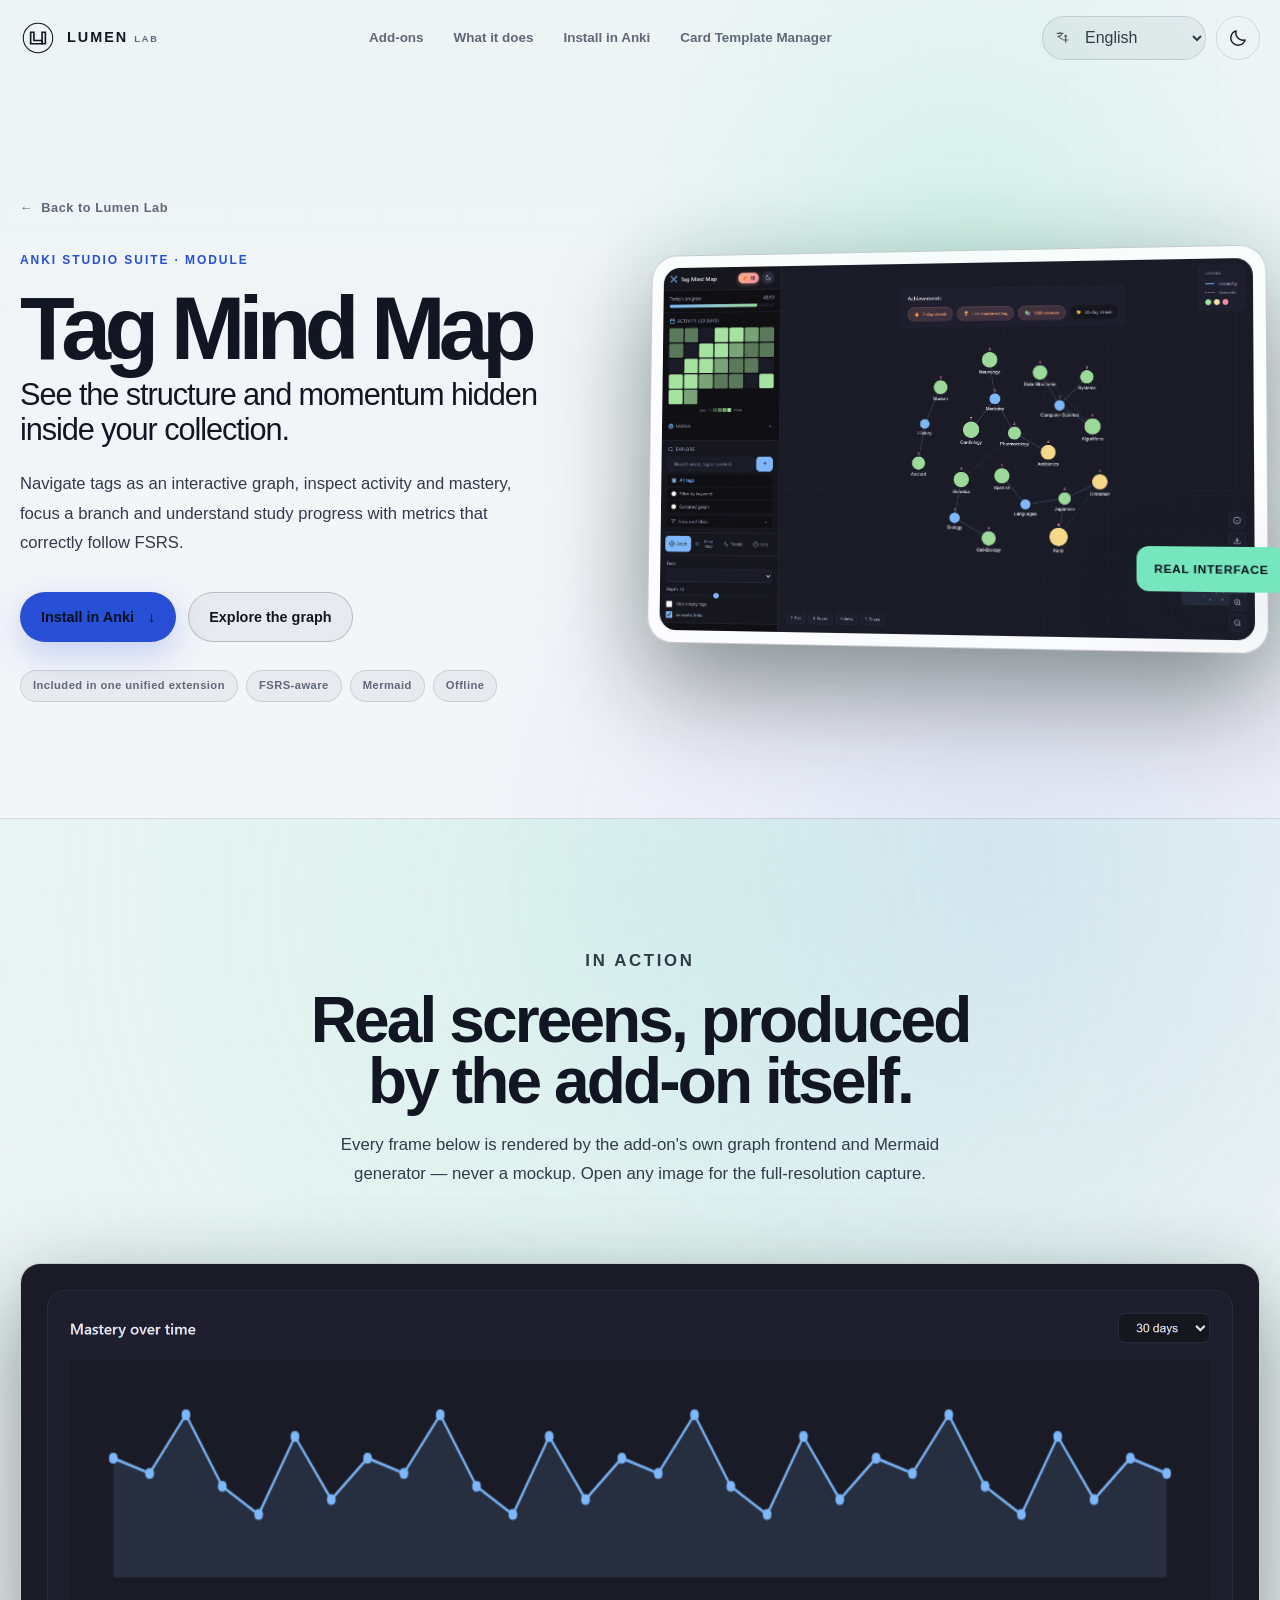
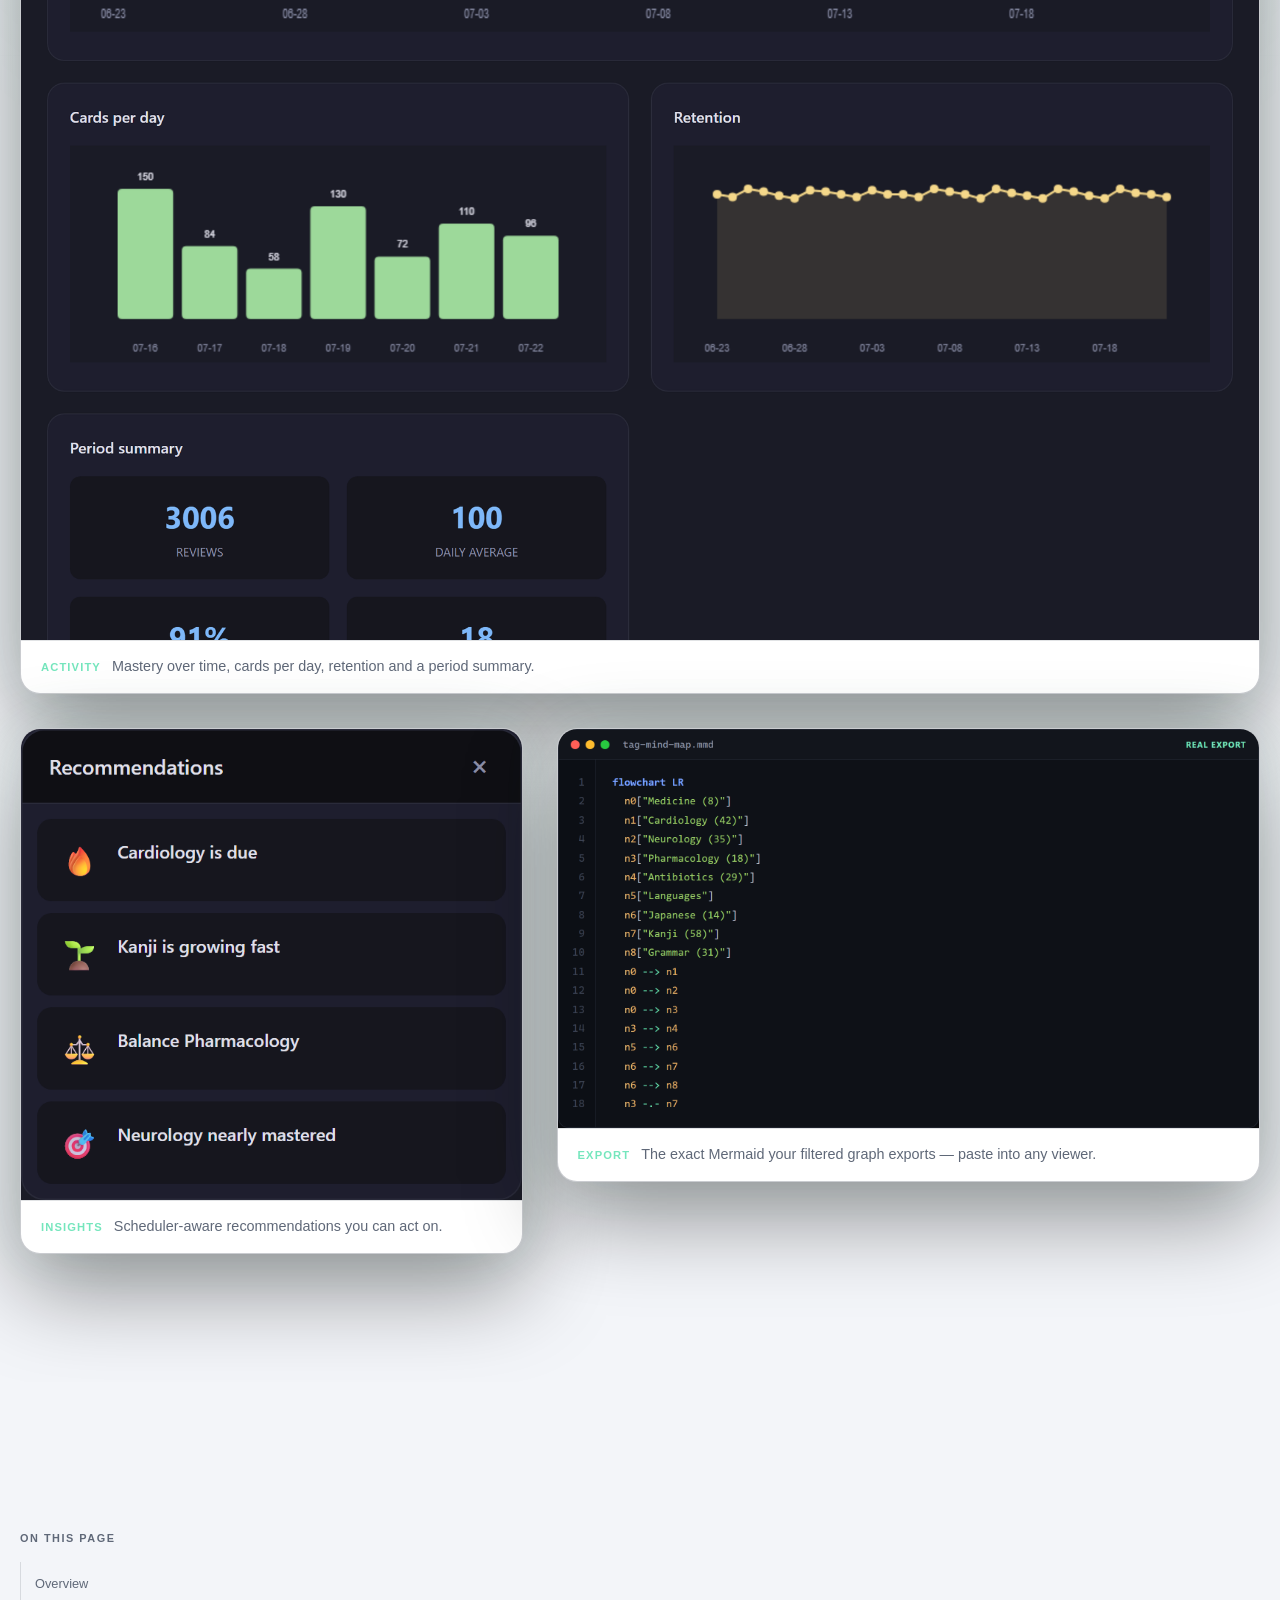
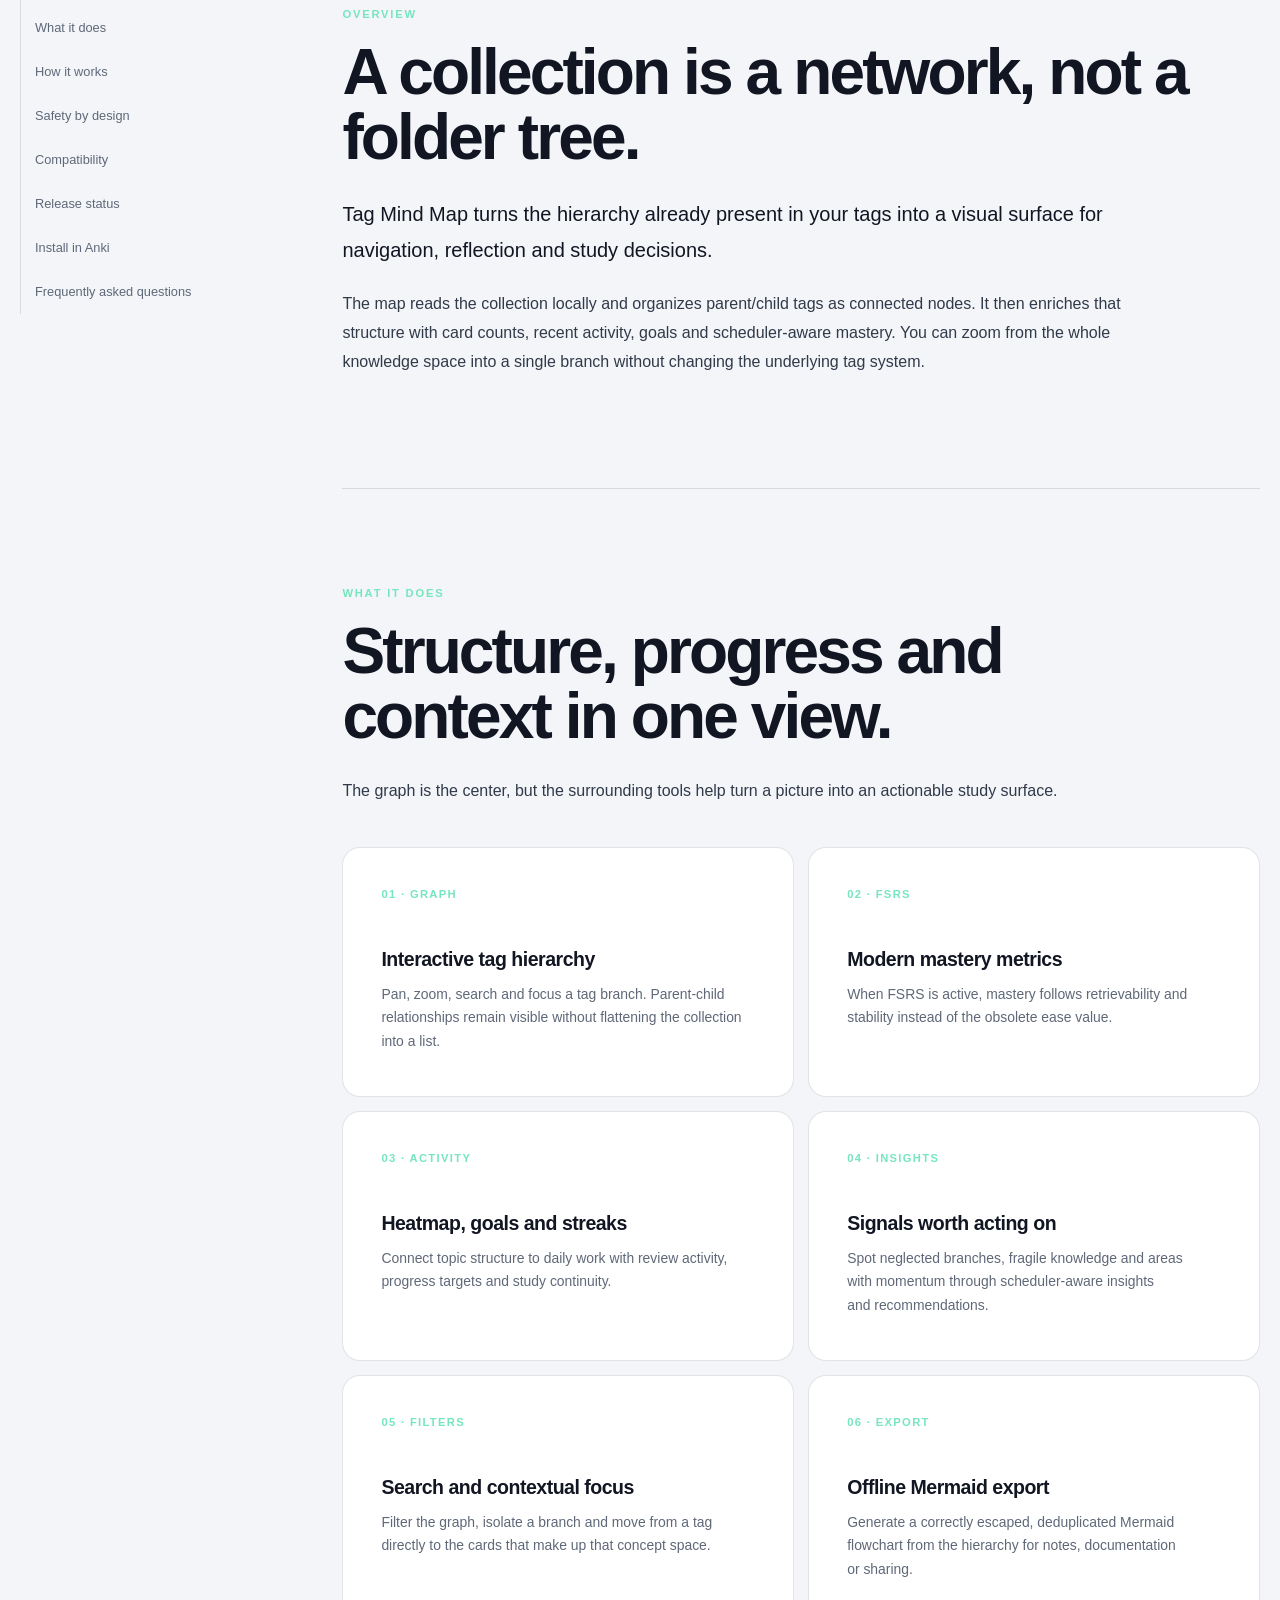
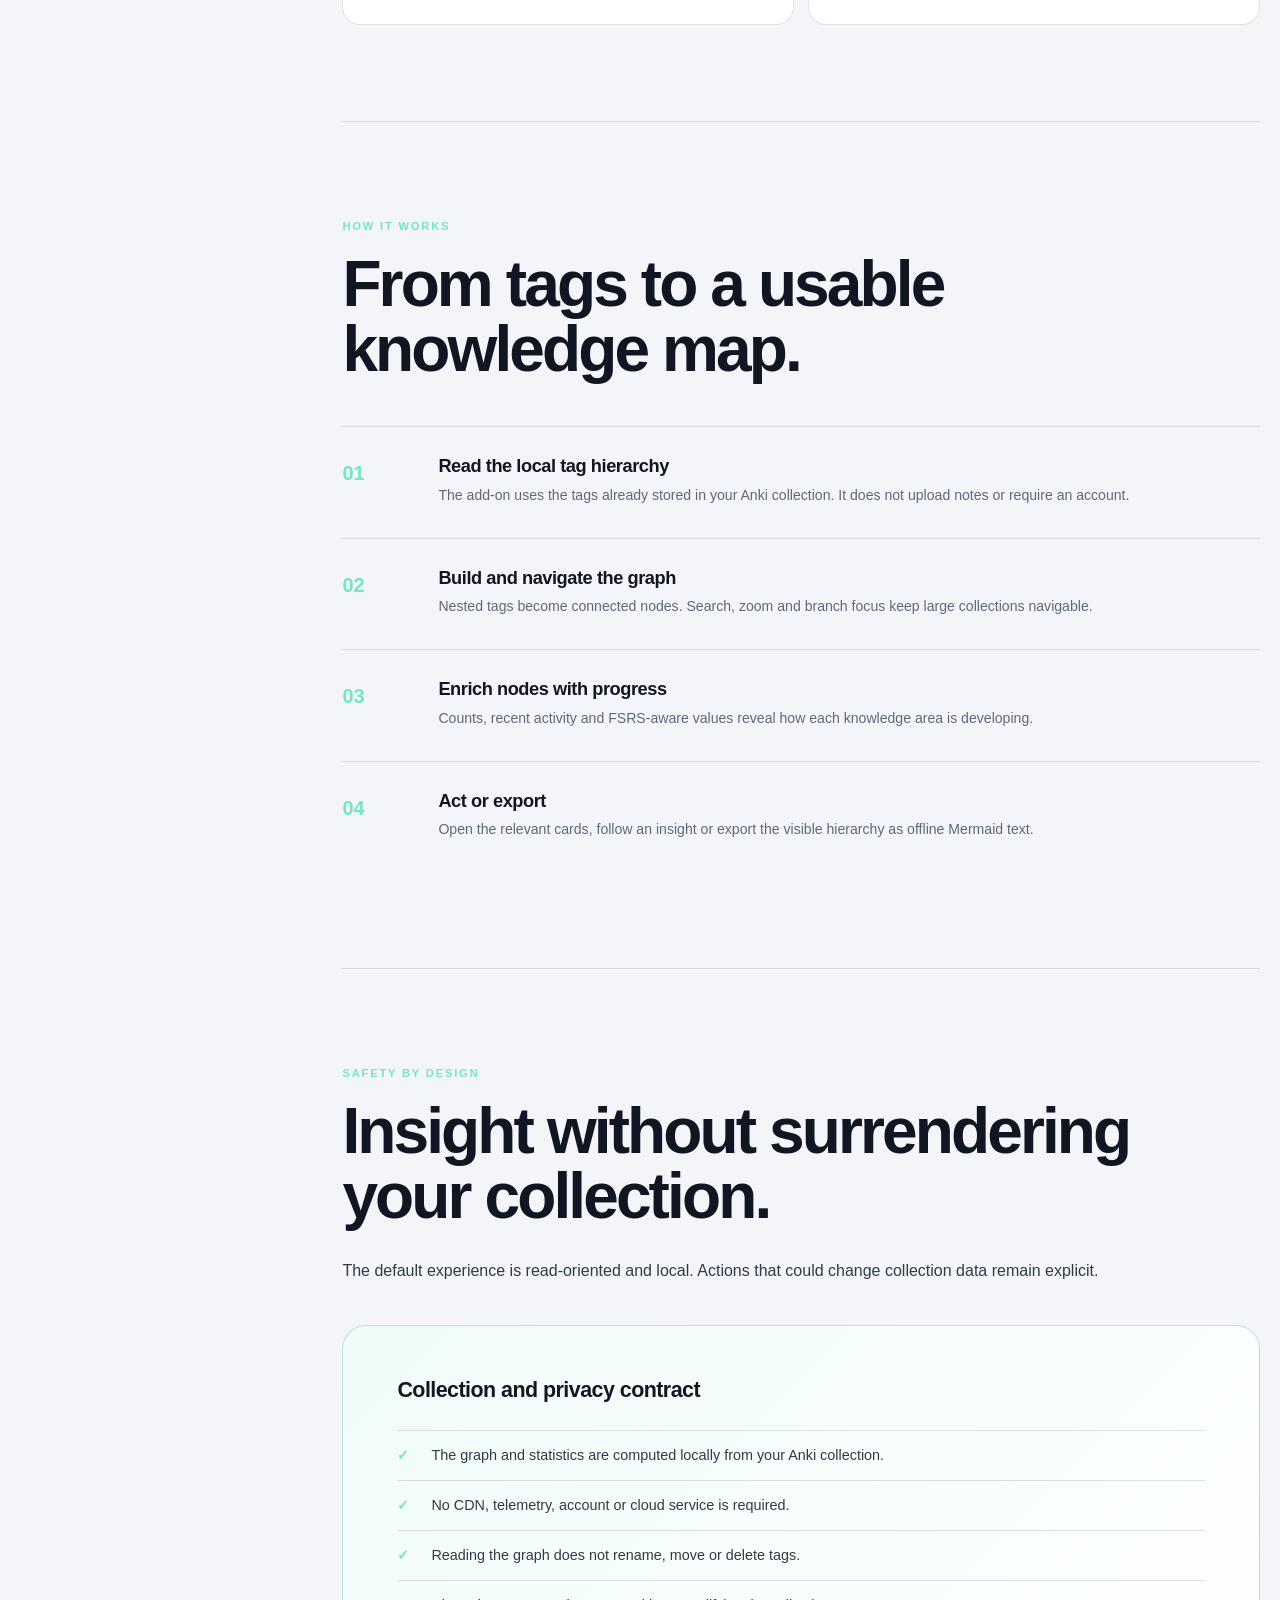
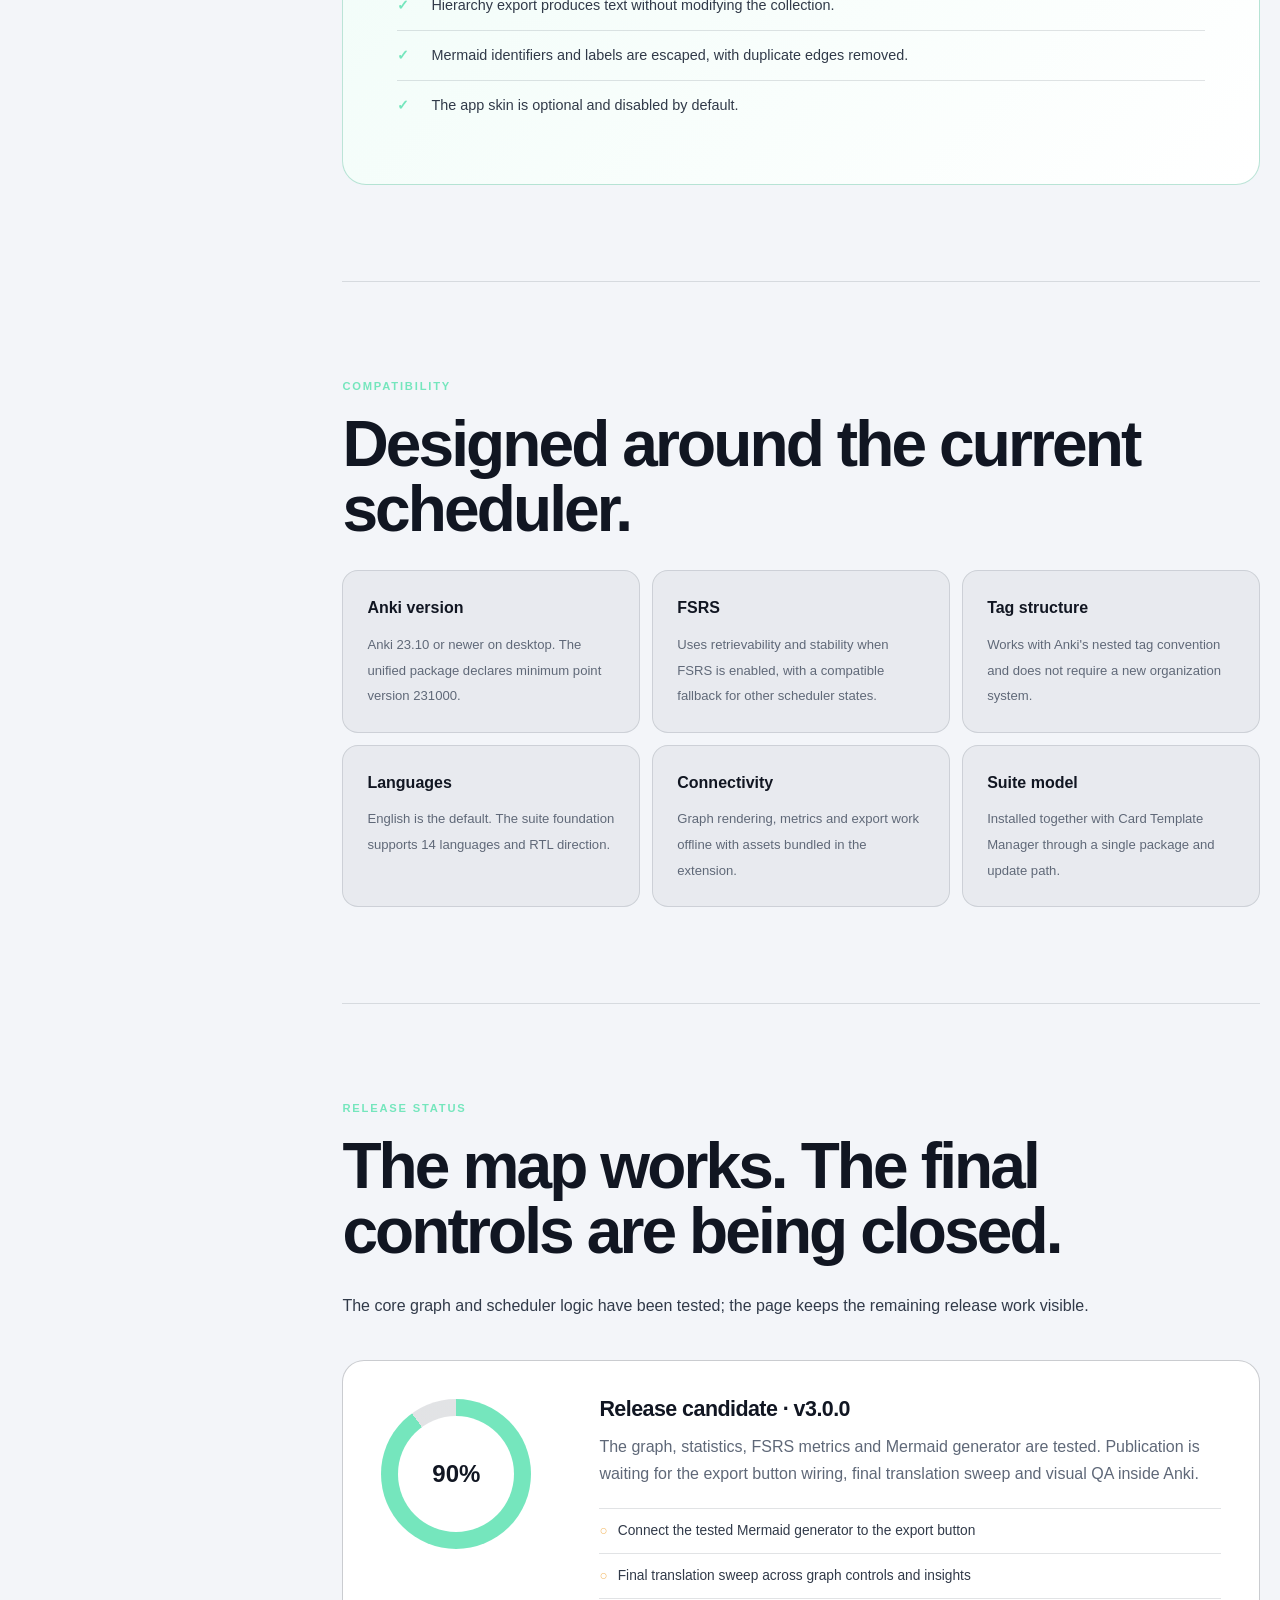
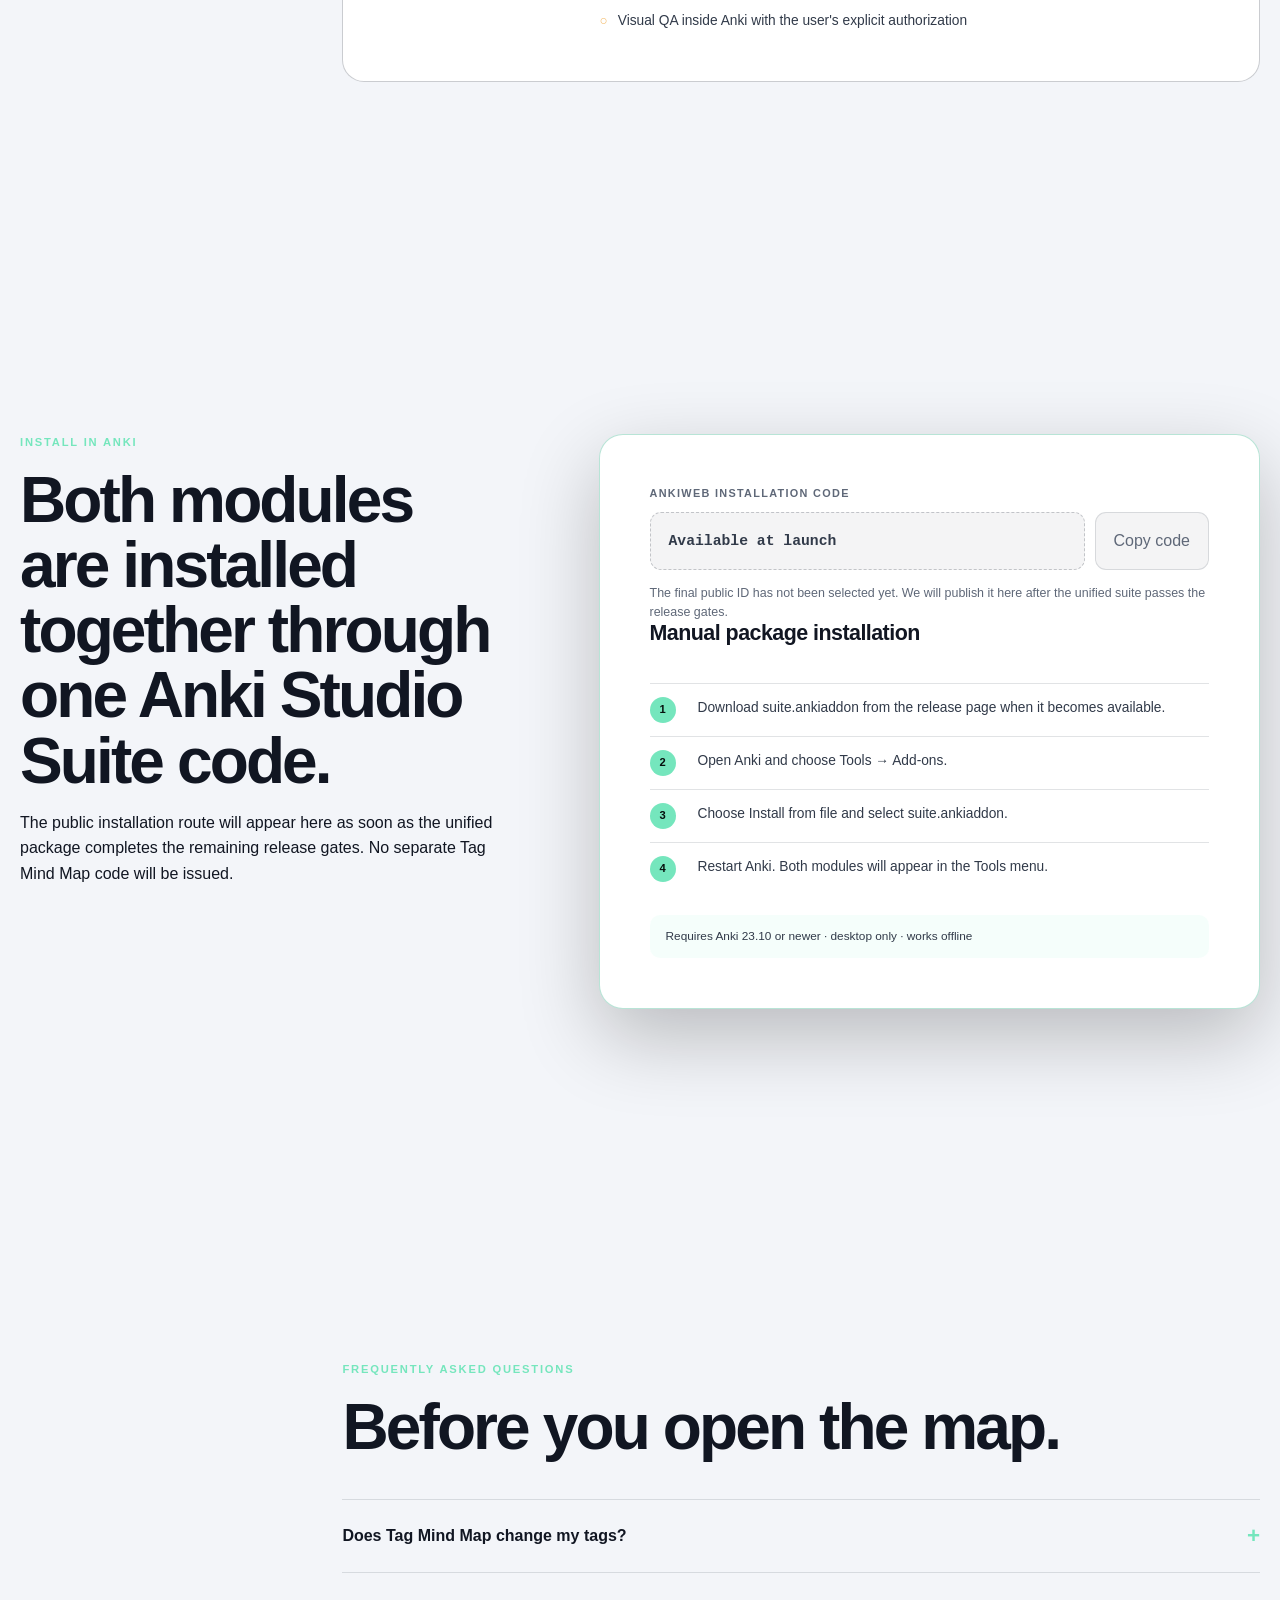
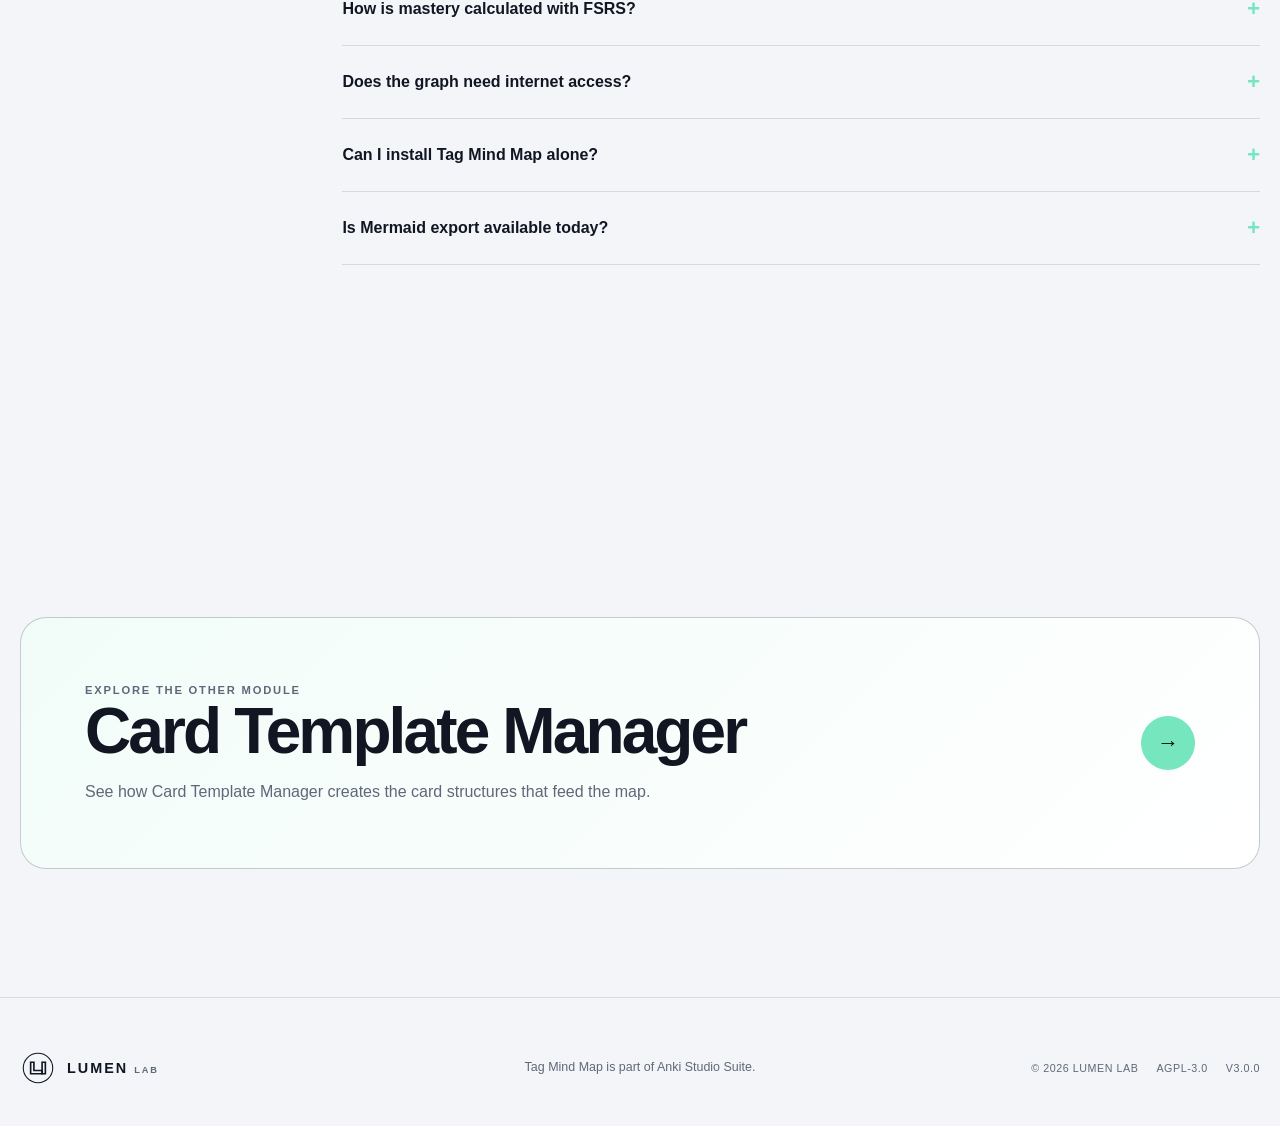
<file: addons/tag-mind-map/index.html>
<!doctype html>
<html lang="en" dir="ltr" data-theme="dark">
<head>
  <meta charset="utf-8">
  <meta name="viewport" content="width=device-width, initial-scale=1">
  <meta name="theme-color" content="#0a0c12">
  <meta name="description" content="Tag Mind Map for Anki: an interactive tag graph with FSRS-aware mastery, activity, goals, insights and offline Mermaid export.">
  <meta name="color-scheme" content="dark light">
  <meta property="og:type" content="website"><meta property="og:title" content="Tag Mind Map — Lumen Lab"><meta property="og:description" content="Turn your Anki tag hierarchy into a navigable knowledge map with FSRS-aware progress.">
  <meta property="og:url" content="https://skarl007.github.io/Lumen-Lab/addons/tag-mind-map/">
  <meta property="og:image" content="https://skarl007.github.io/Lumen-Lab/screenshots/tag-mind-map-social.png">
  <meta property="og:image:alt" content="Tag Mind Map: an interactive knowledge graph of study tags with an activity heatmap and mastery colors">
  <meta name="twitter:card" content="summary_large_image">
  <title>Tag Mind Map — Lumen Lab</title>
  <script>document.documentElement.classList.add("js");</script>
  <link rel="canonical" href="https://skarl007.github.io/Lumen-Lab/addons/tag-mind-map/">
  <link rel="icon" href="../../assets/favicon.svg" type="image/svg+xml">
  <link rel="manifest" href="../../site.webmanifest">
  <link rel="stylesheet" href="../../assets/site.css"><link rel="stylesheet" href="../../assets/addon-page.css">
  <script src="../../data/locales.js" defer></script><script src="../../assets/i18n.js" defer></script><script src="../../assets/theme.js" defer></script><script src="../../assets/addon-page.js" defer></script>
</head>
<body class="theme-mint" data-page="tmm">
  <a class="skip-link" href="#content" data-i18n="common.skip">Skip to content</a>
  <header class="site-header addon-header" data-header>
    <div class="nav-shell">
      <a class="brand" href="../../" aria-label="Lumen Lab — home"><svg class="brand-mark" viewBox="0 0 44 44" aria-hidden="true"><circle cx="22" cy="22" r="18"></circle><path d="M13 29V15h4v10h10v4H13Z"></path><path d="M27 15h4v14h-4z"></path></svg><span class="brand-type">LUMEN <small>LAB</small></span></a>
      <button class="menu-toggle icon-button" type="button" aria-label="Open menu" aria-controls="site-nav" aria-expanded="false" data-menu-toggle><svg viewBox="0 0 24 24" aria-hidden="true"><path d="M4 7h16M4 12h16M4 17h16"></path></svg></button>
      <nav class="site-nav" id="site-nav" aria-label="Primary navigation" data-nav><a href="../../#add-ons" data-i18n="nav.addons">Add-ons</a><a href="#capabilities" data-i18n="addon.capabilities">What it does</a><a href="#install" data-i18n="install.title">Install in Anki</a><a href="../card-template-manager/">Card Template Manager</a></nav>
      <div class="nav-actions"><label class="language-control"><span class="sr-only" data-i18n="common.language">Language</span><select data-language-select aria-label="Language"></select></label><button class="theme-toggle icon-button" type="button" aria-label="Switch color theme" data-theme-toggle><svg class="theme-icon theme-icon-sun" viewBox="0 0 24 24" aria-hidden="true"><circle cx="12" cy="12" r="4"></circle><path d="M12 2v2M12 20v2M4.93 4.93l1.42 1.42M17.66 17.66l1.41 1.41M2 12h2M20 12h2M4.93 19.07l1.42-1.42M17.66 6.34l1.41-1.41"></path></svg><svg class="theme-icon theme-icon-moon" viewBox="0 0 24 24" aria-hidden="true"><path d="M20.5 14.2A8.6 8.6 0 0 1 9.8 3.5 8.7 8.7 0 1 0 20.5 14.2Z"></path></svg></button></div>
    </div>
  </header>

  <main class="addon-main" id="content">
    <section class="addon-hero">
      <div class="page-shell addon-hero-grid">
        <div class="addon-hero-copy">
          <a class="addon-breadcrumb" href="../../"><span aria-hidden="true">←</span><span data-i18n="common.backHome">Back to Lumen Lab</span></a>
          <p class="eyebrow" data-i18n="addon.suite">Anki Studio Suite · module</p>
          <h1 data-i18n="tmm.title">Tag Mind Map</h1>
          <p class="addon-statement" data-i18n="tmm.statement">See the structure and momentum hidden inside your collection.</p>
          <p class="addon-summary" data-i18n="tmm.summary">Navigate tags as an interactive graph, inspect activity and mastery, focus a branch and understand study progress with metrics that correctly follow FSRS.</p>
          <div class="addon-hero-actions"><a class="button button-primary" href="#install"><span data-i18n="install.title">Install in Anki</span> <span aria-hidden="true">↓</span></a><a class="button button-secondary" href="#capabilities">Explore the graph</a></div>
          <div class="addon-badges"><span data-i18n="addon.included">Included in one unified extension</span><span>FSRS-aware</span><span>Mermaid</span><span>Offline</span></div>
        </div>
        <div class="addon-visual" aria-label="Tag Mind Map graph preview">
          <div class="addon-visual-frame"><img src="../../screenshots/tag-mind-map-graph.png" width="2200" height="1375" alt="Tag Mind Map showing a knowledge graph with activity heatmap and mastery colors" fetchpriority="high" decoding="async"><span class="addon-visual-tag" data-i18n="site.realInterface">Real interface</span></div>
        </div>
      </div>
    </section>

    <section class="section showcase-band" id="in-action">
      <div class="page-shell">
        <div class="showcase-head">
          <p class="content-kicker">In action</p>
          <h2>Real screens, produced by the add-on itself.</h2>
          <p>Every frame below is rendered by the add-on's own graph frontend and Mermaid generator — never a mockup. Open any image for the full-resolution capture.</p>
        </div>
        <div class="shot-stack">
          <a class="shot" href="../../screenshots/tag-mind-map-trends.png" target="_blank" rel="noopener" aria-label="Open the full-resolution Trends view">
            <span class="zoom-cue" aria-hidden="true">⤢</span>
            <img src="../../screenshots/tag-mind-map-trends.png" width="2000" height="1578" alt="Trends view: mastery over time, cards per day, retention and a period summary" loading="lazy" decoding="async">
            <figcaption><b>Activity</b><span>Mastery over time, cards per day, retention and a period summary.</span></figcaption>
          </a>
          <div class="shot-row">
            <a class="shot" href="../../screenshots/tag-mind-map-insights.png" target="_blank" rel="noopener" aria-label="Open the full-resolution recommendations panel">
              <span class="zoom-cue" aria-hidden="true">⤢</span>
              <img src="../../screenshots/tag-mind-map-insights.png" width="680" height="640" alt="Recommendations panel with scheduler-aware study suggestions" loading="lazy" decoding="async">
              <figcaption><b>Insights</b><span>Scheduler-aware recommendations you can act on.</span></figcaption>
            </a>
            <a class="shot" href="../../screenshots/tag-mind-map-mermaid.png" target="_blank" rel="noopener" aria-label="Open the full-resolution Mermaid export">
              <span class="zoom-cue" aria-hidden="true">⤢</span>
              <img src="../../screenshots/tag-mind-map-mermaid.png" width="1880" height="1070" alt="The exact Mermaid flowchart the add-on exports from the tag hierarchy" loading="lazy" decoding="async">
              <figcaption><b>Export</b><span>The exact Mermaid your filtered graph exports — paste into any viewer.</span></figcaption>
            </a>
          </div>
        </div>
      </div>
    </section>

    <section class="section">
      <div class="page-shell detail-layout">
        <aside class="toc" aria-label="On this page"><strong>On this page</strong><nav><a href="#overview" data-i18n="addon.overview">Overview</a><a href="#capabilities" data-i18n="addon.capabilities">What it does</a><a href="#workflow" data-i18n="addon.workflow">How it works</a><a href="#safety" data-i18n="addon.safety">Safety by design</a><a href="#compatibility" data-i18n="addon.compatibility">Compatibility</a><a href="#status" data-i18n="addon.status">Release status</a><a href="#install" data-i18n="install.title">Install in Anki</a><a href="#faq" data-i18n="addon.faq">FAQ</a></nav></aside>
        <div class="detail-content">
          <section class="content-block" id="overview">
            <p class="content-kicker" data-i18n="addon.overview">Overview</p><h2>A collection is a network, not a folder tree.</h2>
            <p class="content-lede">Tag Mind Map turns the hierarchy already present in your tags into a visual surface for navigation, reflection and study decisions.</p>
            <p>The map reads the collection locally and organizes parent/child tags as connected nodes. It then enriches that structure with card counts, recent activity, goals and scheduler-aware mastery. You can zoom from the whole knowledge space into a single branch without changing the underlying tag system.</p>
          </section>

          <section class="content-block" id="capabilities">
            <p class="content-kicker" data-i18n="addon.capabilities">What it does</p><h2>Structure, progress and context in one view.</h2><p>The graph is the center, but the surrounding tools help turn a picture into an actionable study surface.</p>
            <div class="feature-grid">
              <article class="feature-card"><span class="feature-number">01 · GRAPH</span><h3>Interactive tag hierarchy</h3><p>Pan, zoom, search and focus a tag branch. Parent-child relationships remain visible without flattening the collection into a list.</p></article>
              <article class="feature-card"><span class="feature-number">02 · FSRS</span><h3>Modern mastery metrics</h3><p>When FSRS is active, mastery follows retrievability and stability instead of the obsolete ease value.</p></article>
              <article class="feature-card"><span class="feature-number">03 · ACTIVITY</span><h3>Heatmap, goals and streaks</h3><p>Connect topic structure to daily work with review activity, progress targets and study continuity.</p></article>
              <article class="feature-card"><span class="feature-number">04 · INSIGHTS</span><h3>Signals worth acting on</h3><p>Spot neglected branches, fragile knowledge and areas with momentum through scheduler-aware insights and recommendations.</p></article>
              <article class="feature-card"><span class="feature-number">05 · FILTERS</span><h3>Search and contextual focus</h3><p>Filter the graph, isolate a branch and move from a tag directly to the cards that make up that concept space.</p></article>
              <article class="feature-card"><span class="feature-number">06 · EXPORT</span><h3>Offline Mermaid export</h3><p>Generate a correctly escaped, deduplicated Mermaid flowchart from the hierarchy for notes, documentation or sharing.</p></article>
            </div>
          </section>

          <section class="content-block" id="workflow">
            <p class="content-kicker" data-i18n="addon.workflow">How it works</p><h2>From tags to a usable knowledge map.</h2>
            <div class="workflow"><article class="workflow-step"><div><h3>Read the local tag hierarchy</h3><p>The add-on uses the tags already stored in your Anki collection. It does not upload notes or require an account.</p></div></article><article class="workflow-step"><div><h3>Build and navigate the graph</h3><p>Nested tags become connected nodes. Search, zoom and branch focus keep large collections navigable.</p></div></article><article class="workflow-step"><div><h3>Enrich nodes with progress</h3><p>Counts, recent activity and FSRS-aware values reveal how each knowledge area is developing.</p></div></article><article class="workflow-step"><div><h3>Act or export</h3><p>Open the relevant cards, follow an insight or export the visible hierarchy as offline Mermaid text.</p></div></article></div>
          </section>

          <section class="content-block" id="safety">
            <p class="content-kicker" data-i18n="addon.safety">Safety by design</p><h2>Insight without surrendering your collection.</h2><p>The default experience is read-oriented and local. Actions that could change collection data remain explicit.</p>
            <div class="safety-panel"><h3>Collection and privacy contract</h3><ul><li>The graph and statistics are computed locally from your Anki collection.</li><li>No CDN, telemetry, account or cloud service is required.</li><li>Reading the graph does not rename, move or delete tags.</li><li>Hierarchy export produces text without modifying the collection.</li><li>Mermaid identifiers and labels are escaped, with duplicate edges removed.</li><li>The app skin is optional and disabled by default.</li></ul></div>
          </section>

          <section class="content-block" id="compatibility">
            <p class="content-kicker" data-i18n="addon.compatibility">Compatibility</p><h2>Designed around the current scheduler.</h2>
            <ul class="compat-grid"><li><strong>Anki version</strong><span>Anki 23.10 or newer on desktop. The unified package declares minimum point version 231000.</span></li><li><strong>FSRS</strong><span>Uses retrievability and stability when FSRS is enabled, with a compatible fallback for other scheduler states.</span></li><li><strong>Tag structure</strong><span>Works with Anki's nested tag convention and does not require a new organization system.</span></li><li><strong>Languages</strong><span>English is the default. The suite foundation supports 14 languages and RTL direction.</span></li><li><strong>Connectivity</strong><span>Graph rendering, metrics and export work offline with assets bundled in the extension.</span></li><li><strong>Suite model</strong><span>Installed together with Card Template Manager through a single package and update path.</span></li></ul>
          </section>

          <section class="content-block" id="status">
            <p class="content-kicker" data-i18n="addon.status">Release status</p><h2>The map works. The final controls are being closed.</h2><p>The core graph and scheduler logic have been tested; the page keeps the remaining release work visible.</p>
            <div class="status-panel"><div class="status-ring" style="--pct:90%"><b>90%</b></div><div class="status-copy"><h3>Release candidate · v3.0.0</h3><p data-i18n="tmm.statusBody">The graph, statistics, FSRS metrics and Mermaid generator are tested. Publication is waiting for the export button wiring, final translation sweep and visual QA inside Anki.</p><ul class="gate-list"><li>Connect the tested Mermaid generator to the export button</li><li>Final translation sweep across graph controls and insights</li><li>Visual QA inside Anki with the user's explicit authorization</li></ul></div></div>
          </section>
        </div>
      </div>
    </section>

    <section class="section install-section" id="install">
      <div class="page-shell install-grid">
        <div><p class="content-kicker" data-i18n="install.title">Install in Anki</p><h2 data-i18n="install.lead">Both modules are installed together through one Anki Studio Suite code.</h2><p>The public installation route will appear here as soon as the unified package completes the remaining release gates. No separate Tag Mind Map code will be issued.</p></div>
        <div class="install-card"><label data-i18n="install.codeLabel">AnkiWeb installation code</label><div class="install-code-row"><code class="install-code" data-i18n="install.pending">Available at launch</code><button type="button" disabled data-i18n="install.copy" data-i18n-aria-label="install.disabled">Copy code</button></div><p class="install-note" data-i18n="install.codeNote">The final public ID has not been selected yet. We will publish it here after the unified suite passes the release gates.</p><h3 data-i18n="install.manualTitle">Manual package installation</h3><ol class="manual-steps"><li data-i18n="install.step1">Download suite.ankiaddon from the release page when it becomes available.</li><li data-i18n="install.step2">Open Anki and choose Tools → Add-ons.</li><li data-i18n="install.step3">Choose Install from file and select suite.ankiaddon.</li><li data-i18n="install.step4">Restart Anki. Both modules will appear in the Tools menu.</li></ol><div class="requirement-strip" data-i18n="install.requirement">Requires Anki 23.10 or newer · desktop only · works offline</div></div>
      </div>
    </section>

    <section class="section" id="faq">
      <div class="page-shell detail-layout"><aside></aside><div class="detail-content"><div class="content-block"><p class="content-kicker" data-i18n="addon.faq">Frequently asked questions</p><h2>Before you open the map.</h2><div class="faq-list"><details><summary>Does Tag Mind Map change my tags?</summary><p>Exploring the map is read-only. It visualizes the hierarchy already present in the collection and does not silently rename, move or delete tags.</p></details><details><summary>How is mastery calculated with FSRS?</summary><p>When FSRS is enabled, the add-on uses retrievability and stability — the meaningful modern scheduler values — instead of the old ease value.</p></details><details><summary>Does the graph need internet access?</summary><p>No. Rendering, metrics and Mermaid generation run locally. No remote graph library, account or CDN is required.</p></details><details><summary>Can I install Tag Mind Map alone?</summary><p>The two modules ship as one suite. You can use only the map, but a unified package avoids duplicated infrastructure and conflicting versions.</p></details><details><summary>Is Mermaid export available today?</summary><p>The generator is implemented and tested. Its interface button is one of the explicit gates that will be completed before the public release.</p></details></div></div></div></div>
    </section>

    <section class="section"><div class="page-shell"><a class="other-addon" href="../card-template-manager/"><div><p class="content-kicker" data-i18n="addon.other">Explore the other module</p><h2>Card Template Manager</h2><p data-i18n="tmm.otherBody">See how Card Template Manager creates the card structures that feed the map.</p></div><span aria-hidden="true">→</span></a></div></section>
  </main>

  <aside class="translation-note" data-translation-note hidden><span data-i18n="common.reviewNote">Community translation — technical reference may remain in English.</span></aside>
  <footer class="site-footer"><div class="page-shell footer-grid"><a class="brand footer-brand" href="../../"><svg class="brand-mark" viewBox="0 0 44 44" aria-hidden="true"><circle cx="22" cy="22" r="18"></circle><path d="M13 29V15h4v10h10v4H13Z"></path><path d="M27 15h4v14h-4z"></path></svg><span class="brand-type">LUMEN <small>LAB</small></span></a><p>Tag Mind Map is part of Anki Studio Suite.</p><div class="footer-meta"><span>© <span data-current-year></span> Lumen Lab</span><span>AGPL-3.0</span><span>v3.0.0</span></div></div></footer>
</body>
</html>
</file>
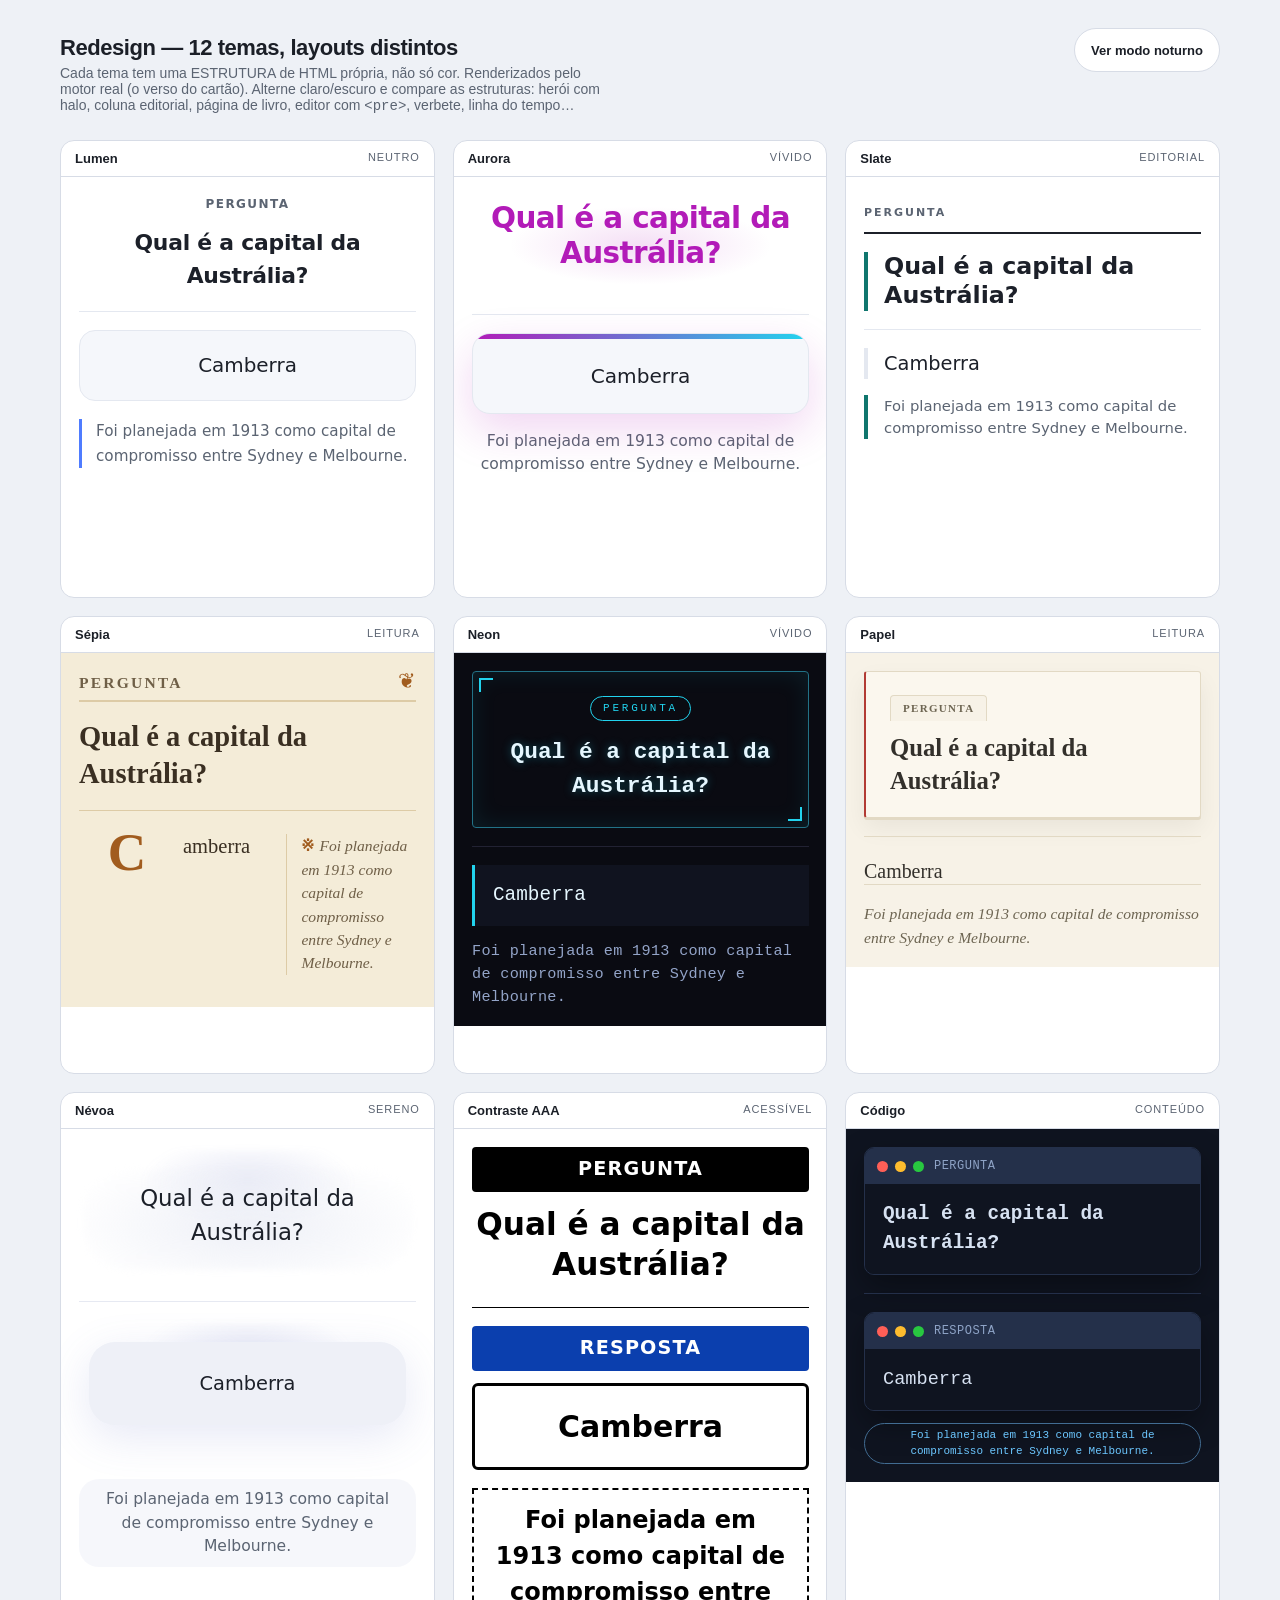
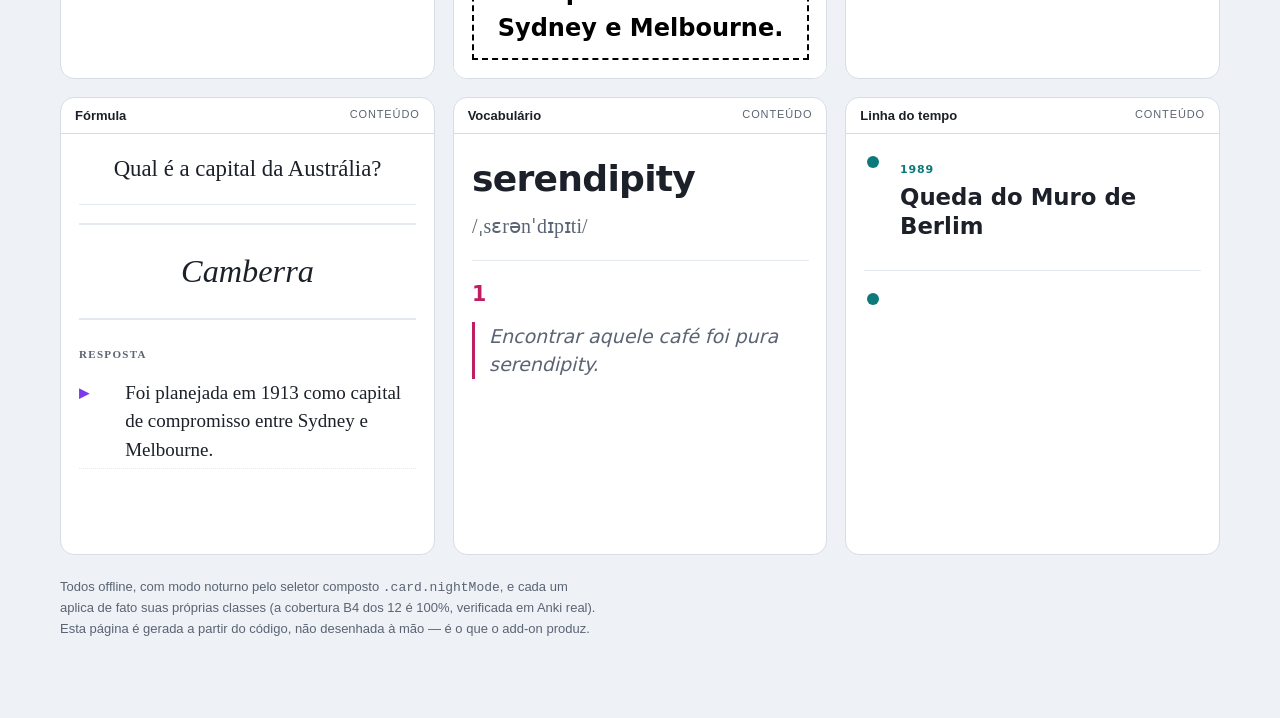
<file: redesign/_artifact.html>
<!doctype html>
<html lang="pt-BR">
<head>
<meta charset="utf-8">
<meta name="viewport" content="width=device-width, initial-scale=1">
<meta name="color-scheme" content="light dark">
<link rel="icon" href="data:,">
<title>Anki Studio Suite — showcase dos 12 temas</title>
<style>
:root{--bg:#eef1f6;--fg:#1b1f27;--muted:#5b6472;--panel:#fff;--line:#d7dce6}
html.dark{--bg:#0d0f14;--fg:#e6e9f0;--muted:#8b93a3;--panel:#14171e;--line:#262b36}
*{box-sizing:border-box}body{margin:0;background:var(--bg);color:var(--fg);font-family:-apple-system,"Segoe UI",Roboto,sans-serif}
.wrap{max-width:1200px;margin:0 auto;padding:28px 20px 80px}
header{display:flex;justify-content:space-between;align-items:baseline;flex-wrap:wrap;gap:12px}
h1{font-size:22px;margin:0;letter-spacing:-.02em}.sub{color:var(--muted);font-size:14px;margin:4px 0 0;max-width:70ch}
.toggle{border:1px solid var(--line);background:var(--panel);color:var(--fg);border-radius:999px;min-height:44px;padding:8px 16px;font-size:13px;cursor:pointer;font-weight:600}
.toggle:focus-visible{outline:3px solid #4f7cff;outline-offset:3px}
.grid{display:grid;grid-template-columns:repeat(auto-fill,minmax(min(100%,330px),1fr));gap:18px;margin-top:26px}
.cell{margin:0;border:1px solid var(--line);border-radius:14px;overflow:hidden;background:var(--panel)}
figcaption{display:flex;justify-content:space-between;padding:10px 14px;font-size:13px;border-bottom:1px solid var(--line)}
figcaption span{color:var(--muted);font-size:11px;text-transform:uppercase;letter-spacing:.08em}
iframe{width:100%;height:420px;border:0;display:block;background:transparent}
.note{color:var(--muted);font-size:13px;line-height:1.6;margin:22px 0 0;max-width:75ch}
</style>
</head>
<body>
<div class="wrap">
<header><div><h1>Redesign — 12 temas, layouts distintos</h1>
<p class="sub">Cada tema tem uma ESTRUTURA de HTML própria, não só cor. Renderizados pelo motor real (o verso do cartão). Alterne claro/escuro e compare as estruturas: herói com halo, coluna editorial, página de livro, editor com <code>&lt;pre&gt;</code>, verbete, linha do tempo…</p></div>
<button class="toggle" id="t">Ver modo noturno</button></header>
<div class="grid">
<figure class="cell"><figcaption><b>Lumen</b><span>Neutro</span></figcaption><iframe title="Prévia do tema Lumen" loading="lazy" data-light="<style>body{margin:0}.card {
  --fg: #1c2029; --bg: #ffffff;
  --muted: #5b6472; --accent: #3b6ef5;
  --surface: #f5f7fb; --line: #e4e8f0;
  --bold: #0f1420; --radius: 16px;
  --pad: clamp(20px, 5vw, 40px);
  --fs: 21px;
  font-family: var(--font, -apple-system, &quot;Segoe UI&quot;, Roboto, system-ui, sans-serif);
  font-size: var(--fs);
  line-height: 1.5;
  color: var(--fg);
  background: var(--bg);
  text-align: center;
  padding: var(--pad);
  box-sizing: border-box;
}
/* modo noturno: seletor COMPOSTO. O Anki poe as classes card e nightMode no
   mesmo body, entao um combinador descendente nunca casaria. */
.card.nightMode, .card.night_mode {
  --fg: #e7ebf3; --bg: #0e1016;
  --muted: #9aa3b4; --accent: #7aa2ff;
  --surface: #171a22; --line: #262b37;
  --bold: #f2f5fb;
}
.cloze { font-weight: 700; color: var(--accent); }
.card b, .card strong { color: var(--bold); }
.card i, .card em { color: var(--fg); }
.card u { text-decoration-color: var(--accent); text-underline-offset: 3px; }
img { max-width: 100%; height: auto; border-radius: 8px; }
hr#answer { border: none; border-top: 1px solid var(--line); margin: var(--pad) 0; }
@media (max-width: 420px) {
  .card { --fs: 19px; --pad: 18px; }
}
@media (prefers-reduced-motion: reduce) {
  .card * { animation: none !important; transition: none !important; }
}
.card { --accent: #4f7cff; }
.card.nightMode, .card.night_mode { --accent: #8fb0ff; }
.kicker { font-size: 12px; font-weight: 700; letter-spacing: .12em; text-transform: uppercase;
  color: var(--muted); margin-bottom: 14px; }
.prompt { font-size: 1.15em; font-weight: 600; letter-spacing: -.01em; }
.solution { font-size: 1.05em; background: var(--surface); border: 1px solid var(--line);
  border-radius: var(--radius); padding: 20px 22px; margin: 4px auto 0; max-width: 40ch; }
.aside { margin: 18px auto 0; font-size: .8em; color: var(--muted); line-height: 1.6;
  border-left: 3px solid var(--accent); padding-left: 14px; text-align: left; max-width: 42ch; }
</style><div class=&quot;card&quot;><div class=&quot;kicker&quot;>PERGUNTA</div><div class=&quot;prompt&quot;>Qual é a capital da Austrália?</div><hr id=answer><div class=&quot;solution&quot;>Camberra</div><div class=&quot;aside&quot;>Foi planejada em 1913 como capital de compromisso entre Sydney e Melbourne.</div></div>" data-dark="<style>body{margin:0}.card {
  --fg: #1c2029; --bg: #ffffff;
  --muted: #5b6472; --accent: #3b6ef5;
  --surface: #f5f7fb; --line: #e4e8f0;
  --bold: #0f1420; --radius: 16px;
  --pad: clamp(20px, 5vw, 40px);
  --fs: 21px;
  font-family: var(--font, -apple-system, &quot;Segoe UI&quot;, Roboto, system-ui, sans-serif);
  font-size: var(--fs);
  line-height: 1.5;
  color: var(--fg);
  background: var(--bg);
  text-align: center;
  padding: var(--pad);
  box-sizing: border-box;
}
/* modo noturno: seletor COMPOSTO. O Anki poe as classes card e nightMode no
   mesmo body, entao um combinador descendente nunca casaria. */
.card.nightMode, .card.night_mode {
  --fg: #e7ebf3; --bg: #0e1016;
  --muted: #9aa3b4; --accent: #7aa2ff;
  --surface: #171a22; --line: #262b37;
  --bold: #f2f5fb;
}
.cloze { font-weight: 700; color: var(--accent); }
.card b, .card strong { color: var(--bold); }
.card i, .card em { color: var(--fg); }
.card u { text-decoration-color: var(--accent); text-underline-offset: 3px; }
img { max-width: 100%; height: auto; border-radius: 8px; }
hr#answer { border: none; border-top: 1px solid var(--line); margin: var(--pad) 0; }
@media (max-width: 420px) {
  .card { --fs: 19px; --pad: 18px; }
}
@media (prefers-reduced-motion: reduce) {
  .card * { animation: none !important; transition: none !important; }
}
.card { --accent: #4f7cff; }
.card.nightMode, .card.night_mode { --accent: #8fb0ff; }
.kicker { font-size: 12px; font-weight: 700; letter-spacing: .12em; text-transform: uppercase;
  color: var(--muted); margin-bottom: 14px; }
.prompt { font-size: 1.15em; font-weight: 600; letter-spacing: -.01em; }
.solution { font-size: 1.05em; background: var(--surface); border: 1px solid var(--line);
  border-radius: var(--radius); padding: 20px 22px; margin: 4px auto 0; max-width: 40ch; }
.aside { margin: 18px auto 0; font-size: .8em; color: var(--muted); line-height: 1.6;
  border-left: 3px solid var(--accent); padding-left: 14px; text-align: left; max-width: 42ch; }
</style><div class=&quot;card nightMode night_mode&quot;><div class=&quot;kicker&quot;>PERGUNTA</div><div class=&quot;prompt&quot;>Qual é a capital da Austrália?</div><hr id=answer><div class=&quot;solution&quot;>Camberra</div><div class=&quot;aside&quot;>Foi planejada em 1913 como capital de compromisso entre Sydney e Melbourne.</div></div>" srcdoc="<style>body{margin:0}.card {
  --fg: #1c2029; --bg: #ffffff;
  --muted: #5b6472; --accent: #3b6ef5;
  --surface: #f5f7fb; --line: #e4e8f0;
  --bold: #0f1420; --radius: 16px;
  --pad: clamp(20px, 5vw, 40px);
  --fs: 21px;
  font-family: var(--font, -apple-system, &quot;Segoe UI&quot;, Roboto, system-ui, sans-serif);
  font-size: var(--fs);
  line-height: 1.5;
  color: var(--fg);
  background: var(--bg);
  text-align: center;
  padding: var(--pad);
  box-sizing: border-box;
}
/* modo noturno: seletor COMPOSTO. O Anki poe as classes card e nightMode no
   mesmo body, entao um combinador descendente nunca casaria. */
.card.nightMode, .card.night_mode {
  --fg: #e7ebf3; --bg: #0e1016;
  --muted: #9aa3b4; --accent: #7aa2ff;
  --surface: #171a22; --line: #262b37;
  --bold: #f2f5fb;
}
.cloze { font-weight: 700; color: var(--accent); }
.card b, .card strong { color: var(--bold); }
.card i, .card em { color: var(--fg); }
.card u { text-decoration-color: var(--accent); text-underline-offset: 3px; }
img { max-width: 100%; height: auto; border-radius: 8px; }
hr#answer { border: none; border-top: 1px solid var(--line); margin: var(--pad) 0; }
@media (max-width: 420px) {
  .card { --fs: 19px; --pad: 18px; }
}
@media (prefers-reduced-motion: reduce) {
  .card * { animation: none !important; transition: none !important; }
}
.card { --accent: #4f7cff; }
.card.nightMode, .card.night_mode { --accent: #8fb0ff; }
.kicker { font-size: 12px; font-weight: 700; letter-spacing: .12em; text-transform: uppercase;
  color: var(--muted); margin-bottom: 14px; }
.prompt { font-size: 1.15em; font-weight: 600; letter-spacing: -.01em; }
.solution { font-size: 1.05em; background: var(--surface); border: 1px solid var(--line);
  border-radius: var(--radius); padding: 20px 22px; margin: 4px auto 0; max-width: 40ch; }
.aside { margin: 18px auto 0; font-size: .8em; color: var(--muted); line-height: 1.6;
  border-left: 3px solid var(--accent); padding-left: 14px; text-align: left; max-width: 42ch; }
</style><div class=&quot;card&quot;><div class=&quot;kicker&quot;>PERGUNTA</div><div class=&quot;prompt&quot;>Qual é a capital da Austrália?</div><hr id=answer><div class=&quot;solution&quot;>Camberra</div><div class=&quot;aside&quot;>Foi planejada em 1913 como capital de compromisso entre Sydney e Melbourne.</div></div>"></iframe></figure>
<figure class="cell"><figcaption><b>Aurora</b><span>Vívido</span></figcaption><iframe title="Prévia do tema Aurora" loading="lazy" data-light="<style>body{margin:0}.card {
  --fg: #1c2029; --bg: #ffffff;
  --muted: #5b6472; --accent: #3b6ef5;
  --surface: #f5f7fb; --line: #e4e8f0;
  --bold: #0f1420; --radius: 16px;
  --pad: clamp(20px, 5vw, 40px);
  --fs: 21px;
  font-family: var(--font, -apple-system, &quot;Segoe UI&quot;, Roboto, system-ui, sans-serif);
  font-size: var(--fs);
  line-height: 1.5;
  color: var(--fg);
  background: var(--bg);
  text-align: center;
  padding: var(--pad);
  box-sizing: border-box;
}
/* modo noturno: seletor COMPOSTO. O Anki poe as classes card e nightMode no
   mesmo body, entao um combinador descendente nunca casaria. */
.card.nightMode, .card.night_mode {
  --fg: #e7ebf3; --bg: #0e1016;
  --muted: #9aa3b4; --accent: #7aa2ff;
  --surface: #171a22; --line: #262b37;
  --bold: #f2f5fb;
}
.cloze { font-weight: 700; color: var(--accent); }
.card b, .card strong { color: var(--bold); }
.card i, .card em { color: var(--fg); }
.card u { text-decoration-color: var(--accent); text-underline-offset: 3px; }
img { max-width: 100%; height: auto; border-radius: 8px; }
hr#answer { border: none; border-top: 1px solid var(--line); margin: var(--pad) 0; }
@media (max-width: 420px) {
  .card { --fs: 19px; --pad: 18px; }
}
@media (prefers-reduced-motion: reduce) {
  .card * { animation: none !important; transition: none !important; }
}
.card { --accent: #b21bb8; }
.card.nightMode, .card.night_mode { --accent: #f07cf5; }
.halo { display: inline-block; padding: 6px 10px 24px;
  background: radial-gradient(closest-side, rgba(178,27,184,.14), transparent 78%); }
.prompt { font-size: 1.55em; font-weight: 800; letter-spacing: -.02em; line-height: 1.2; color: var(--accent); }
.glow { position: relative; margin: 4px auto 0; max-width: 40ch; background: var(--surface);
  border: 1px solid var(--line); border-radius: 18px; box-shadow: 0 16px 44px rgba(178,27,184,.18); overflow: hidden; }
.glow-bar { height: 5px; background: linear-gradient(90deg, var(--accent), #22d3ee); }
.solution { padding: 22px 24px; font-size: 1.06em; }
.aside { margin: 16px auto 0; font-size: .82em; color: var(--muted); max-width: 42ch; }
</style><div class=&quot;card&quot;><div class=&quot;halo&quot;><div class=&quot;prompt&quot;>Qual é a capital da Austrália?</div></div><hr id=answer><div class=&quot;glow&quot;><div class=&quot;glow-bar&quot;></div><div class=&quot;solution&quot;>Camberra</div></div><div class=&quot;aside&quot;>Foi planejada em 1913 como capital de compromisso entre Sydney e Melbourne.</div></div>" data-dark="<style>body{margin:0}.card {
  --fg: #1c2029; --bg: #ffffff;
  --muted: #5b6472; --accent: #3b6ef5;
  --surface: #f5f7fb; --line: #e4e8f0;
  --bold: #0f1420; --radius: 16px;
  --pad: clamp(20px, 5vw, 40px);
  --fs: 21px;
  font-family: var(--font, -apple-system, &quot;Segoe UI&quot;, Roboto, system-ui, sans-serif);
  font-size: var(--fs);
  line-height: 1.5;
  color: var(--fg);
  background: var(--bg);
  text-align: center;
  padding: var(--pad);
  box-sizing: border-box;
}
/* modo noturno: seletor COMPOSTO. O Anki poe as classes card e nightMode no
   mesmo body, entao um combinador descendente nunca casaria. */
.card.nightMode, .card.night_mode {
  --fg: #e7ebf3; --bg: #0e1016;
  --muted: #9aa3b4; --accent: #7aa2ff;
  --surface: #171a22; --line: #262b37;
  --bold: #f2f5fb;
}
.cloze { font-weight: 700; color: var(--accent); }
.card b, .card strong { color: var(--bold); }
.card i, .card em { color: var(--fg); }
.card u { text-decoration-color: var(--accent); text-underline-offset: 3px; }
img { max-width: 100%; height: auto; border-radius: 8px; }
hr#answer { border: none; border-top: 1px solid var(--line); margin: var(--pad) 0; }
@media (max-width: 420px) {
  .card { --fs: 19px; --pad: 18px; }
}
@media (prefers-reduced-motion: reduce) {
  .card * { animation: none !important; transition: none !important; }
}
.card { --accent: #b21bb8; }
.card.nightMode, .card.night_mode { --accent: #f07cf5; }
.halo { display: inline-block; padding: 6px 10px 24px;
  background: radial-gradient(closest-side, rgba(178,27,184,.14), transparent 78%); }
.prompt { font-size: 1.55em; font-weight: 800; letter-spacing: -.02em; line-height: 1.2; color: var(--accent); }
.glow { position: relative; margin: 4px auto 0; max-width: 40ch; background: var(--surface);
  border: 1px solid var(--line); border-radius: 18px; box-shadow: 0 16px 44px rgba(178,27,184,.18); overflow: hidden; }
.glow-bar { height: 5px; background: linear-gradient(90deg, var(--accent), #22d3ee); }
.solution { padding: 22px 24px; font-size: 1.06em; }
.aside { margin: 16px auto 0; font-size: .82em; color: var(--muted); max-width: 42ch; }
</style><div class=&quot;card nightMode night_mode&quot;><div class=&quot;halo&quot;><div class=&quot;prompt&quot;>Qual é a capital da Austrália?</div></div><hr id=answer><div class=&quot;glow&quot;><div class=&quot;glow-bar&quot;></div><div class=&quot;solution&quot;>Camberra</div></div><div class=&quot;aside&quot;>Foi planejada em 1913 como capital de compromisso entre Sydney e Melbourne.</div></div>" srcdoc="<style>body{margin:0}.card {
  --fg: #1c2029; --bg: #ffffff;
  --muted: #5b6472; --accent: #3b6ef5;
  --surface: #f5f7fb; --line: #e4e8f0;
  --bold: #0f1420; --radius: 16px;
  --pad: clamp(20px, 5vw, 40px);
  --fs: 21px;
  font-family: var(--font, -apple-system, &quot;Segoe UI&quot;, Roboto, system-ui, sans-serif);
  font-size: var(--fs);
  line-height: 1.5;
  color: var(--fg);
  background: var(--bg);
  text-align: center;
  padding: var(--pad);
  box-sizing: border-box;
}
/* modo noturno: seletor COMPOSTO. O Anki poe as classes card e nightMode no
   mesmo body, entao um combinador descendente nunca casaria. */
.card.nightMode, .card.night_mode {
  --fg: #e7ebf3; --bg: #0e1016;
  --muted: #9aa3b4; --accent: #7aa2ff;
  --surface: #171a22; --line: #262b37;
  --bold: #f2f5fb;
}
.cloze { font-weight: 700; color: var(--accent); }
.card b, .card strong { color: var(--bold); }
.card i, .card em { color: var(--fg); }
.card u { text-decoration-color: var(--accent); text-underline-offset: 3px; }
img { max-width: 100%; height: auto; border-radius: 8px; }
hr#answer { border: none; border-top: 1px solid var(--line); margin: var(--pad) 0; }
@media (max-width: 420px) {
  .card { --fs: 19px; --pad: 18px; }
}
@media (prefers-reduced-motion: reduce) {
  .card * { animation: none !important; transition: none !important; }
}
.card { --accent: #b21bb8; }
.card.nightMode, .card.night_mode { --accent: #f07cf5; }
.halo { display: inline-block; padding: 6px 10px 24px;
  background: radial-gradient(closest-side, rgba(178,27,184,.14), transparent 78%); }
.prompt { font-size: 1.55em; font-weight: 800; letter-spacing: -.02em; line-height: 1.2; color: var(--accent); }
.glow { position: relative; margin: 4px auto 0; max-width: 40ch; background: var(--surface);
  border: 1px solid var(--line); border-radius: 18px; box-shadow: 0 16px 44px rgba(178,27,184,.18); overflow: hidden; }
.glow-bar { height: 5px; background: linear-gradient(90deg, var(--accent), #22d3ee); }
.solution { padding: 22px 24px; font-size: 1.06em; }
.aside { margin: 16px auto 0; font-size: .82em; color: var(--muted); max-width: 42ch; }
</style><div class=&quot;card&quot;><div class=&quot;halo&quot;><div class=&quot;prompt&quot;>Qual é a capital da Austrália?</div></div><hr id=answer><div class=&quot;glow&quot;><div class=&quot;glow-bar&quot;></div><div class=&quot;solution&quot;>Camberra</div></div><div class=&quot;aside&quot;>Foi planejada em 1913 como capital de compromisso entre Sydney e Melbourne.</div></div>"></iframe></figure>
<figure class="cell"><figcaption><b>Slate</b><span>Editorial</span></figcaption><iframe title="Prévia do tema Slate" loading="lazy" data-light="<style>body{margin:0}.card {
  --fg: #1c2029; --bg: #ffffff;
  --muted: #5b6472; --accent: #3b6ef5;
  --surface: #f5f7fb; --line: #e4e8f0;
  --bold: #0f1420; --radius: 16px;
  --pad: clamp(20px, 5vw, 40px);
  --fs: 21px;
  font-family: var(--font, -apple-system, &quot;Segoe UI&quot;, Roboto, system-ui, sans-serif);
  font-size: var(--fs);
  line-height: 1.5;
  color: var(--fg);
  background: var(--bg);
  text-align: center;
  padding: var(--pad);
  box-sizing: border-box;
}
/* modo noturno: seletor COMPOSTO. O Anki poe as classes card e nightMode no
   mesmo body, entao um combinador descendente nunca casaria. */
.card.nightMode, .card.night_mode {
  --fg: #e7ebf3; --bg: #0e1016;
  --muted: #9aa3b4; --accent: #7aa2ff;
  --surface: #171a22; --line: #262b37;
  --bold: #f2f5fb;
}
.cloze { font-weight: 700; color: var(--accent); }
.card b, .card strong { color: var(--bold); }
.card i, .card em { color: var(--fg); }
.card u { text-decoration-color: var(--accent); text-underline-offset: 3px; }
img { max-width: 100%; height: auto; border-radius: 8px; }
hr#answer { border: none; border-top: 1px solid var(--line); margin: var(--pad) 0; }
@media (max-width: 420px) {
  .card { --fs: 19px; --pad: 18px; }
}
@media (prefers-reduced-motion: reduce) {
  .card * { animation: none !important; transition: none !important; }
}
.card { --accent: #0f766e; text-align: left; }
.card.nightMode, .card.night_mode { --accent: #5eead4; }
.masthead { border-bottom: 2px solid var(--fg); padding-bottom: 8px; margin-bottom: 18px; }
.eyebrow { font-size: 11px; font-weight: 700; letter-spacing: .18em; text-transform: uppercase; color: var(--muted); }
.lead { border-left: 4px solid var(--accent); padding-left: 16px; }
.prompt { font-size: 1.25em; font-weight: 700; line-height: 1.25; }
.column { border-left: 4px solid var(--line); padding-left: 16px; margin-top: 4px; }
.dek { font-size: 1.02em; line-height: 1.6; margin: 0; }
.margin-note { margin-top: 16px; font-size: .78em; color: var(--muted);
  border-left: 4px solid var(--accent); padding-left: 16px; }
</style><div class=&quot;card&quot;><div class=&quot;masthead&quot;><span class=&quot;eyebrow&quot;>PERGUNTA</span></div><div class=&quot;lead&quot;><div class=&quot;prompt&quot;>Qual é a capital da Austrália?</div></div><hr id=answer><div class=&quot;column&quot;><p class=&quot;dek&quot;>Camberra</p></div><div class=&quot;margin-note&quot;>Foi planejada em 1913 como capital de compromisso entre Sydney e Melbourne.</div></div>" data-dark="<style>body{margin:0}.card {
  --fg: #1c2029; --bg: #ffffff;
  --muted: #5b6472; --accent: #3b6ef5;
  --surface: #f5f7fb; --line: #e4e8f0;
  --bold: #0f1420; --radius: 16px;
  --pad: clamp(20px, 5vw, 40px);
  --fs: 21px;
  font-family: var(--font, -apple-system, &quot;Segoe UI&quot;, Roboto, system-ui, sans-serif);
  font-size: var(--fs);
  line-height: 1.5;
  color: var(--fg);
  background: var(--bg);
  text-align: center;
  padding: var(--pad);
  box-sizing: border-box;
}
/* modo noturno: seletor COMPOSTO. O Anki poe as classes card e nightMode no
   mesmo body, entao um combinador descendente nunca casaria. */
.card.nightMode, .card.night_mode {
  --fg: #e7ebf3; --bg: #0e1016;
  --muted: #9aa3b4; --accent: #7aa2ff;
  --surface: #171a22; --line: #262b37;
  --bold: #f2f5fb;
}
.cloze { font-weight: 700; color: var(--accent); }
.card b, .card strong { color: var(--bold); }
.card i, .card em { color: var(--fg); }
.card u { text-decoration-color: var(--accent); text-underline-offset: 3px; }
img { max-width: 100%; height: auto; border-radius: 8px; }
hr#answer { border: none; border-top: 1px solid var(--line); margin: var(--pad) 0; }
@media (max-width: 420px) {
  .card { --fs: 19px; --pad: 18px; }
}
@media (prefers-reduced-motion: reduce) {
  .card * { animation: none !important; transition: none !important; }
}
.card { --accent: #0f766e; text-align: left; }
.card.nightMode, .card.night_mode { --accent: #5eead4; }
.masthead { border-bottom: 2px solid var(--fg); padding-bottom: 8px; margin-bottom: 18px; }
.eyebrow { font-size: 11px; font-weight: 700; letter-spacing: .18em; text-transform: uppercase; color: var(--muted); }
.lead { border-left: 4px solid var(--accent); padding-left: 16px; }
.prompt { font-size: 1.25em; font-weight: 700; line-height: 1.25; }
.column { border-left: 4px solid var(--line); padding-left: 16px; margin-top: 4px; }
.dek { font-size: 1.02em; line-height: 1.6; margin: 0; }
.margin-note { margin-top: 16px; font-size: .78em; color: var(--muted);
  border-left: 4px solid var(--accent); padding-left: 16px; }
</style><div class=&quot;card nightMode night_mode&quot;><div class=&quot;masthead&quot;><span class=&quot;eyebrow&quot;>PERGUNTA</span></div><div class=&quot;lead&quot;><div class=&quot;prompt&quot;>Qual é a capital da Austrália?</div></div><hr id=answer><div class=&quot;column&quot;><p class=&quot;dek&quot;>Camberra</p></div><div class=&quot;margin-note&quot;>Foi planejada em 1913 como capital de compromisso entre Sydney e Melbourne.</div></div>" srcdoc="<style>body{margin:0}.card {
  --fg: #1c2029; --bg: #ffffff;
  --muted: #5b6472; --accent: #3b6ef5;
  --surface: #f5f7fb; --line: #e4e8f0;
  --bold: #0f1420; --radius: 16px;
  --pad: clamp(20px, 5vw, 40px);
  --fs: 21px;
  font-family: var(--font, -apple-system, &quot;Segoe UI&quot;, Roboto, system-ui, sans-serif);
  font-size: var(--fs);
  line-height: 1.5;
  color: var(--fg);
  background: var(--bg);
  text-align: center;
  padding: var(--pad);
  box-sizing: border-box;
}
/* modo noturno: seletor COMPOSTO. O Anki poe as classes card e nightMode no
   mesmo body, entao um combinador descendente nunca casaria. */
.card.nightMode, .card.night_mode {
  --fg: #e7ebf3; --bg: #0e1016;
  --muted: #9aa3b4; --accent: #7aa2ff;
  --surface: #171a22; --line: #262b37;
  --bold: #f2f5fb;
}
.cloze { font-weight: 700; color: var(--accent); }
.card b, .card strong { color: var(--bold); }
.card i, .card em { color: var(--fg); }
.card u { text-decoration-color: var(--accent); text-underline-offset: 3px; }
img { max-width: 100%; height: auto; border-radius: 8px; }
hr#answer { border: none; border-top: 1px solid var(--line); margin: var(--pad) 0; }
@media (max-width: 420px) {
  .card { --fs: 19px; --pad: 18px; }
}
@media (prefers-reduced-motion: reduce) {
  .card * { animation: none !important; transition: none !important; }
}
.card { --accent: #0f766e; text-align: left; }
.card.nightMode, .card.night_mode { --accent: #5eead4; }
.masthead { border-bottom: 2px solid var(--fg); padding-bottom: 8px; margin-bottom: 18px; }
.eyebrow { font-size: 11px; font-weight: 700; letter-spacing: .18em; text-transform: uppercase; color: var(--muted); }
.lead { border-left: 4px solid var(--accent); padding-left: 16px; }
.prompt { font-size: 1.25em; font-weight: 700; line-height: 1.25; }
.column { border-left: 4px solid var(--line); padding-left: 16px; margin-top: 4px; }
.dek { font-size: 1.02em; line-height: 1.6; margin: 0; }
.margin-note { margin-top: 16px; font-size: .78em; color: var(--muted);
  border-left: 4px solid var(--accent); padding-left: 16px; }
</style><div class=&quot;card&quot;><div class=&quot;masthead&quot;><span class=&quot;eyebrow&quot;>PERGUNTA</span></div><div class=&quot;lead&quot;><div class=&quot;prompt&quot;>Qual é a capital da Austrália?</div></div><hr id=answer><div class=&quot;column&quot;><p class=&quot;dek&quot;>Camberra</p></div><div class=&quot;margin-note&quot;>Foi planejada em 1913 como capital de compromisso entre Sydney e Melbourne.</div></div>"></iframe></figure>
<figure class="cell"><figcaption><b>Sépia</b><span>Leitura</span></figcaption><iframe title="Prévia do tema Sépia" loading="lazy" data-light="<style>body{margin:0}.card {
  --fg: #1c2029; --bg: #ffffff;
  --muted: #5b6472; --accent: #3b6ef5;
  --surface: #f5f7fb; --line: #e4e8f0;
  --bold: #0f1420; --radius: 16px;
  --pad: clamp(20px, 5vw, 40px);
  --fs: 21px;
  font-family: var(--font, -apple-system, &quot;Segoe UI&quot;, Roboto, system-ui, sans-serif);
  font-size: var(--fs);
  line-height: 1.5;
  color: var(--fg);
  background: var(--bg);
  text-align: center;
  padding: var(--pad);
  box-sizing: border-box;
}
/* modo noturno: seletor COMPOSTO. O Anki poe as classes card e nightMode no
   mesmo body, entao um combinador descendente nunca casaria. */
.card.nightMode, .card.night_mode {
  --fg: #e7ebf3; --bg: #0e1016;
  --muted: #9aa3b4; --accent: #7aa2ff;
  --surface: #171a22; --line: #262b37;
  --bold: #f2f5fb;
}
.cloze { font-weight: 700; color: var(--accent); }
.card b, .card strong { color: var(--bold); }
.card i, .card em { color: var(--fg); }
.card u { text-decoration-color: var(--accent); text-underline-offset: 3px; }
img { max-width: 100%; height: auto; border-radius: 8px; }
hr#answer { border: none; border-top: 1px solid var(--line); margin: var(--pad) 0; }
@media (max-width: 420px) {
  .card { --fs: 19px; --pad: 18px; }
}
@media (prefers-reduced-motion: reduce) {
  .card * { animation: none !important; transition: none !important; }
}
.card { --bg: #f4ecd8; --fg: #3a2f22; --surface: #efe4cc; --line: #ddcba6;
  --accent: #a15c1e; --muted: #6f5f47; --bold: #2a2118;
  --font: Georgia, &quot;Times New Roman&quot;, serif; text-align: left; }
.card.nightMode, .card.night_mode { --bg: #211c15; --fg: #e8ddc7; --surface: #2a241b;
  --line: #3a3125; --accent: #e0975a; --muted: #b6a988; --bold: #f5ecd8; }
.leaf { max-width: 48ch; margin: 0 auto; }
.headband { display: flex; align-items: baseline; justify-content: space-between;
  border-bottom: 2px solid var(--line); padding-bottom: 6px; margin-bottom: 16px; }
.rubric { font-variant: small-caps; letter-spacing: .14em; font-weight: 700;
  color: var(--muted); font-size: .82em; }
.folio { color: var(--accent); font-size: 1.1em; line-height: 1; }
.folio::before { content: &quot;\2766&quot;; }
.prompt { font-size: 1.5em; font-weight: 700; line-height: 1.3; }
.leaf-verso::after { content: &quot;&quot;; display: table; clear: both; }
.marginalia { float: right; width: 34%; max-width: 15ch; margin: 5px 0 14px 24px;
  border-left: 1px solid var(--line); padding-left: 14px; color: var(--muted); font-size: .82em; }
.marginalia:empty { display: none; }
.mnote { line-height: 1.5; font-style: italic; }
.mnote + .mnote { margin-top: 12px; padding-top: 12px; border-top: 1px dotted var(--line); }
.siglum { color: var(--accent); font-weight: 700; font-style: normal; margin-right: 5px; }
.siglum::before { content: &quot;\203B&quot;; }
.passage { font-size: 1.08em; line-height: 1.7; text-indent: 1.4em; text-align: justify; }
.passage::first-letter { font-size: 2.6em; float: left; line-height: .8; padding: 2px 8px 0 0;
  color: var(--accent); font-weight: 700; }
</style><div class=&quot;card&quot;><div class=&quot;leaf&quot;><header class=&quot;headband&quot;><span class=&quot;rubric&quot;>PERGUNTA</span><span class=&quot;folio&quot;></span></header><div class=&quot;prompt&quot;>Qual é a capital da Austrália?</div></div><hr id=answer><div class=&quot;leaf leaf-verso&quot;><aside class=&quot;marginalia&quot;><div class=&quot;mnote&quot;><span class=&quot;siglum&quot;></span><span class=&quot;mtext&quot;>Foi planejada em 1913 como capital de compromisso entre Sydney e Melbourne.</span></div></aside><div class=&quot;passage&quot;>Camberra</div></div></div>" data-dark="<style>body{margin:0}.card {
  --fg: #1c2029; --bg: #ffffff;
  --muted: #5b6472; --accent: #3b6ef5;
  --surface: #f5f7fb; --line: #e4e8f0;
  --bold: #0f1420; --radius: 16px;
  --pad: clamp(20px, 5vw, 40px);
  --fs: 21px;
  font-family: var(--font, -apple-system, &quot;Segoe UI&quot;, Roboto, system-ui, sans-serif);
  font-size: var(--fs);
  line-height: 1.5;
  color: var(--fg);
  background: var(--bg);
  text-align: center;
  padding: var(--pad);
  box-sizing: border-box;
}
/* modo noturno: seletor COMPOSTO. O Anki poe as classes card e nightMode no
   mesmo body, entao um combinador descendente nunca casaria. */
.card.nightMode, .card.night_mode {
  --fg: #e7ebf3; --bg: #0e1016;
  --muted: #9aa3b4; --accent: #7aa2ff;
  --surface: #171a22; --line: #262b37;
  --bold: #f2f5fb;
}
.cloze { font-weight: 700; color: var(--accent); }
.card b, .card strong { color: var(--bold); }
.card i, .card em { color: var(--fg); }
.card u { text-decoration-color: var(--accent); text-underline-offset: 3px; }
img { max-width: 100%; height: auto; border-radius: 8px; }
hr#answer { border: none; border-top: 1px solid var(--line); margin: var(--pad) 0; }
@media (max-width: 420px) {
  .card { --fs: 19px; --pad: 18px; }
}
@media (prefers-reduced-motion: reduce) {
  .card * { animation: none !important; transition: none !important; }
}
.card { --bg: #f4ecd8; --fg: #3a2f22; --surface: #efe4cc; --line: #ddcba6;
  --accent: #a15c1e; --muted: #6f5f47; --bold: #2a2118;
  --font: Georgia, &quot;Times New Roman&quot;, serif; text-align: left; }
.card.nightMode, .card.night_mode { --bg: #211c15; --fg: #e8ddc7; --surface: #2a241b;
  --line: #3a3125; --accent: #e0975a; --muted: #b6a988; --bold: #f5ecd8; }
.leaf { max-width: 48ch; margin: 0 auto; }
.headband { display: flex; align-items: baseline; justify-content: space-between;
  border-bottom: 2px solid var(--line); padding-bottom: 6px; margin-bottom: 16px; }
.rubric { font-variant: small-caps; letter-spacing: .14em; font-weight: 700;
  color: var(--muted); font-size: .82em; }
.folio { color: var(--accent); font-size: 1.1em; line-height: 1; }
.folio::before { content: &quot;\2766&quot;; }
.prompt { font-size: 1.5em; font-weight: 700; line-height: 1.3; }
.leaf-verso::after { content: &quot;&quot;; display: table; clear: both; }
.marginalia { float: right; width: 34%; max-width: 15ch; margin: 5px 0 14px 24px;
  border-left: 1px solid var(--line); padding-left: 14px; color: var(--muted); font-size: .82em; }
.marginalia:empty { display: none; }
.mnote { line-height: 1.5; font-style: italic; }
.mnote + .mnote { margin-top: 12px; padding-top: 12px; border-top: 1px dotted var(--line); }
.siglum { color: var(--accent); font-weight: 700; font-style: normal; margin-right: 5px; }
.siglum::before { content: &quot;\203B&quot;; }
.passage { font-size: 1.08em; line-height: 1.7; text-indent: 1.4em; text-align: justify; }
.passage::first-letter { font-size: 2.6em; float: left; line-height: .8; padding: 2px 8px 0 0;
  color: var(--accent); font-weight: 700; }
</style><div class=&quot;card nightMode night_mode&quot;><div class=&quot;leaf&quot;><header class=&quot;headband&quot;><span class=&quot;rubric&quot;>PERGUNTA</span><span class=&quot;folio&quot;></span></header><div class=&quot;prompt&quot;>Qual é a capital da Austrália?</div></div><hr id=answer><div class=&quot;leaf leaf-verso&quot;><aside class=&quot;marginalia&quot;><div class=&quot;mnote&quot;><span class=&quot;siglum&quot;></span><span class=&quot;mtext&quot;>Foi planejada em 1913 como capital de compromisso entre Sydney e Melbourne.</span></div></aside><div class=&quot;passage&quot;>Camberra</div></div></div>" srcdoc="<style>body{margin:0}.card {
  --fg: #1c2029; --bg: #ffffff;
  --muted: #5b6472; --accent: #3b6ef5;
  --surface: #f5f7fb; --line: #e4e8f0;
  --bold: #0f1420; --radius: 16px;
  --pad: clamp(20px, 5vw, 40px);
  --fs: 21px;
  font-family: var(--font, -apple-system, &quot;Segoe UI&quot;, Roboto, system-ui, sans-serif);
  font-size: var(--fs);
  line-height: 1.5;
  color: var(--fg);
  background: var(--bg);
  text-align: center;
  padding: var(--pad);
  box-sizing: border-box;
}
/* modo noturno: seletor COMPOSTO. O Anki poe as classes card e nightMode no
   mesmo body, entao um combinador descendente nunca casaria. */
.card.nightMode, .card.night_mode {
  --fg: #e7ebf3; --bg: #0e1016;
  --muted: #9aa3b4; --accent: #7aa2ff;
  --surface: #171a22; --line: #262b37;
  --bold: #f2f5fb;
}
.cloze { font-weight: 700; color: var(--accent); }
.card b, .card strong { color: var(--bold); }
.card i, .card em { color: var(--fg); }
.card u { text-decoration-color: var(--accent); text-underline-offset: 3px; }
img { max-width: 100%; height: auto; border-radius: 8px; }
hr#answer { border: none; border-top: 1px solid var(--line); margin: var(--pad) 0; }
@media (max-width: 420px) {
  .card { --fs: 19px; --pad: 18px; }
}
@media (prefers-reduced-motion: reduce) {
  .card * { animation: none !important; transition: none !important; }
}
.card { --bg: #f4ecd8; --fg: #3a2f22; --surface: #efe4cc; --line: #ddcba6;
  --accent: #a15c1e; --muted: #6f5f47; --bold: #2a2118;
  --font: Georgia, &quot;Times New Roman&quot;, serif; text-align: left; }
.card.nightMode, .card.night_mode { --bg: #211c15; --fg: #e8ddc7; --surface: #2a241b;
  --line: #3a3125; --accent: #e0975a; --muted: #b6a988; --bold: #f5ecd8; }
.leaf { max-width: 48ch; margin: 0 auto; }
.headband { display: flex; align-items: baseline; justify-content: space-between;
  border-bottom: 2px solid var(--line); padding-bottom: 6px; margin-bottom: 16px; }
.rubric { font-variant: small-caps; letter-spacing: .14em; font-weight: 700;
  color: var(--muted); font-size: .82em; }
.folio { color: var(--accent); font-size: 1.1em; line-height: 1; }
.folio::before { content: &quot;\2766&quot;; }
.prompt { font-size: 1.5em; font-weight: 700; line-height: 1.3; }
.leaf-verso::after { content: &quot;&quot;; display: table; clear: both; }
.marginalia { float: right; width: 34%; max-width: 15ch; margin: 5px 0 14px 24px;
  border-left: 1px solid var(--line); padding-left: 14px; color: var(--muted); font-size: .82em; }
.marginalia:empty { display: none; }
.mnote { line-height: 1.5; font-style: italic; }
.mnote + .mnote { margin-top: 12px; padding-top: 12px; border-top: 1px dotted var(--line); }
.siglum { color: var(--accent); font-weight: 700; font-style: normal; margin-right: 5px; }
.siglum::before { content: &quot;\203B&quot;; }
.passage { font-size: 1.08em; line-height: 1.7; text-indent: 1.4em; text-align: justify; }
.passage::first-letter { font-size: 2.6em; float: left; line-height: .8; padding: 2px 8px 0 0;
  color: var(--accent); font-weight: 700; }
</style><div class=&quot;card&quot;><div class=&quot;leaf&quot;><header class=&quot;headband&quot;><span class=&quot;rubric&quot;>PERGUNTA</span><span class=&quot;folio&quot;></span></header><div class=&quot;prompt&quot;>Qual é a capital da Austrália?</div></div><hr id=answer><div class=&quot;leaf leaf-verso&quot;><aside class=&quot;marginalia&quot;><div class=&quot;mnote&quot;><span class=&quot;siglum&quot;></span><span class=&quot;mtext&quot;>Foi planejada em 1913 como capital de compromisso entre Sydney e Melbourne.</span></div></aside><div class=&quot;passage&quot;>Camberra</div></div></div>"></iframe></figure>
<figure class="cell"><figcaption><b>Neon</b><span>Vívido</span></figcaption><iframe title="Prévia do tema Neon" loading="lazy" data-light="<style>body{margin:0}.card {
  --fg: #1c2029; --bg: #ffffff;
  --muted: #5b6472; --accent: #3b6ef5;
  --surface: #f5f7fb; --line: #e4e8f0;
  --bold: #0f1420; --radius: 16px;
  --pad: clamp(20px, 5vw, 40px);
  --fs: 21px;
  font-family: var(--font, -apple-system, &quot;Segoe UI&quot;, Roboto, system-ui, sans-serif);
  font-size: var(--fs);
  line-height: 1.5;
  color: var(--fg);
  background: var(--bg);
  text-align: center;
  padding: var(--pad);
  box-sizing: border-box;
}
/* modo noturno: seletor COMPOSTO. O Anki poe as classes card e nightMode no
   mesmo body, entao um combinador descendente nunca casaria. */
.card.nightMode, .card.night_mode {
  --fg: #e7ebf3; --bg: #0e1016;
  --muted: #9aa3b4; --accent: #7aa2ff;
  --surface: #171a22; --line: #262b37;
  --bold: #f2f5fb;
}
.cloze { font-weight: 700; color: var(--accent); }
.card b, .card strong { color: var(--bold); }
.card i, .card em { color: var(--fg); }
.card u { text-decoration-color: var(--accent); text-underline-offset: 3px; }
img { max-width: 100%; height: auto; border-radius: 8px; }
hr#answer { border: none; border-top: 1px solid var(--line); margin: var(--pad) 0; }
@media (max-width: 420px) {
  .card { --fs: 19px; --pad: 18px; }
}
@media (prefers-reduced-motion: reduce) {
  .card * { animation: none !important; transition: none !important; }
}
.card { --bg: #0a0b12; --fg: #e6f7ff; --surface: #10131f; --line: #222233;
  --accent: #22d3ee; --muted: #93a4c8; --bold: #ffffff;
  --font: ui-monospace, &quot;Cascadia Code&quot;, Consolas, monospace; }
.card.nightMode, .card.night_mode { --bg: #060710; --surface: #0c0f1a; --accent: #45e6ff; }
.hud { position: relative; border: 1px solid color-mix(in srgb, var(--accent) 45%, var(--line));
  border-radius: 4px; padding: 24px 22px; box-shadow: inset 0 0 24px rgba(34,211,238,.10); }
.hud::before, .hud::after { content: &quot;&quot;; position: absolute; width: 12px; height: 12px; border: 2px solid var(--accent); }
.hud::before { top: 6px; left: 6px; border-right: none; border-bottom: none; }
.hud::after { bottom: 6px; right: 6px; border-left: none; border-top: none; }
.hud-top { display: flex; justify-content: center; margin-bottom: 14px; }
.tag { font-size: 11px; letter-spacing: .25em; text-transform: uppercase; color: var(--accent);
  border: 1px solid var(--accent); border-radius: 999px; padding: 3px 12px; }
.prompt { font-size: 1.2em; font-weight: 700; text-shadow: 0 0 10px rgba(34,211,238,.35); }
.panel { margin: 4px auto 0; max-width: 44ch; border-left: 3px solid var(--accent);
  background: var(--surface); padding: 16px 18px; text-align: left; }
.readout { font-size: 1.02em; line-height: 1.5; }
.log { margin-top: 14px; font-size: .8em; color: var(--muted); letter-spacing: .02em; text-align: left; }
</style><div class=&quot;card&quot;><div class=&quot;hud&quot;><div class=&quot;hud-top&quot;><span class=&quot;tag&quot;>PERGUNTA</span></div><div class=&quot;prompt&quot;>Qual é a capital da Austrália?</div></div><hr id=answer><div class=&quot;panel&quot;><div class=&quot;readout&quot;>Camberra</div></div><div class=&quot;log&quot;>Foi planejada em 1913 como capital de compromisso entre Sydney e Melbourne.</div></div>" data-dark="<style>body{margin:0}.card {
  --fg: #1c2029; --bg: #ffffff;
  --muted: #5b6472; --accent: #3b6ef5;
  --surface: #f5f7fb; --line: #e4e8f0;
  --bold: #0f1420; --radius: 16px;
  --pad: clamp(20px, 5vw, 40px);
  --fs: 21px;
  font-family: var(--font, -apple-system, &quot;Segoe UI&quot;, Roboto, system-ui, sans-serif);
  font-size: var(--fs);
  line-height: 1.5;
  color: var(--fg);
  background: var(--bg);
  text-align: center;
  padding: var(--pad);
  box-sizing: border-box;
}
/* modo noturno: seletor COMPOSTO. O Anki poe as classes card e nightMode no
   mesmo body, entao um combinador descendente nunca casaria. */
.card.nightMode, .card.night_mode {
  --fg: #e7ebf3; --bg: #0e1016;
  --muted: #9aa3b4; --accent: #7aa2ff;
  --surface: #171a22; --line: #262b37;
  --bold: #f2f5fb;
}
.cloze { font-weight: 700; color: var(--accent); }
.card b, .card strong { color: var(--bold); }
.card i, .card em { color: var(--fg); }
.card u { text-decoration-color: var(--accent); text-underline-offset: 3px; }
img { max-width: 100%; height: auto; border-radius: 8px; }
hr#answer { border: none; border-top: 1px solid var(--line); margin: var(--pad) 0; }
@media (max-width: 420px) {
  .card { --fs: 19px; --pad: 18px; }
}
@media (prefers-reduced-motion: reduce) {
  .card * { animation: none !important; transition: none !important; }
}
.card { --bg: #0a0b12; --fg: #e6f7ff; --surface: #10131f; --line: #222233;
  --accent: #22d3ee; --muted: #93a4c8; --bold: #ffffff;
  --font: ui-monospace, &quot;Cascadia Code&quot;, Consolas, monospace; }
.card.nightMode, .card.night_mode { --bg: #060710; --surface: #0c0f1a; --accent: #45e6ff; }
.hud { position: relative; border: 1px solid color-mix(in srgb, var(--accent) 45%, var(--line));
  border-radius: 4px; padding: 24px 22px; box-shadow: inset 0 0 24px rgba(34,211,238,.10); }
.hud::before, .hud::after { content: &quot;&quot;; position: absolute; width: 12px; height: 12px; border: 2px solid var(--accent); }
.hud::before { top: 6px; left: 6px; border-right: none; border-bottom: none; }
.hud::after { bottom: 6px; right: 6px; border-left: none; border-top: none; }
.hud-top { display: flex; justify-content: center; margin-bottom: 14px; }
.tag { font-size: 11px; letter-spacing: .25em; text-transform: uppercase; color: var(--accent);
  border: 1px solid var(--accent); border-radius: 999px; padding: 3px 12px; }
.prompt { font-size: 1.2em; font-weight: 700; text-shadow: 0 0 10px rgba(34,211,238,.35); }
.panel { margin: 4px auto 0; max-width: 44ch; border-left: 3px solid var(--accent);
  background: var(--surface); padding: 16px 18px; text-align: left; }
.readout { font-size: 1.02em; line-height: 1.5; }
.log { margin-top: 14px; font-size: .8em; color: var(--muted); letter-spacing: .02em; text-align: left; }
</style><div class=&quot;card nightMode night_mode&quot;><div class=&quot;hud&quot;><div class=&quot;hud-top&quot;><span class=&quot;tag&quot;>PERGUNTA</span></div><div class=&quot;prompt&quot;>Qual é a capital da Austrália?</div></div><hr id=answer><div class=&quot;panel&quot;><div class=&quot;readout&quot;>Camberra</div></div><div class=&quot;log&quot;>Foi planejada em 1913 como capital de compromisso entre Sydney e Melbourne.</div></div>" srcdoc="<style>body{margin:0}.card {
  --fg: #1c2029; --bg: #ffffff;
  --muted: #5b6472; --accent: #3b6ef5;
  --surface: #f5f7fb; --line: #e4e8f0;
  --bold: #0f1420; --radius: 16px;
  --pad: clamp(20px, 5vw, 40px);
  --fs: 21px;
  font-family: var(--font, -apple-system, &quot;Segoe UI&quot;, Roboto, system-ui, sans-serif);
  font-size: var(--fs);
  line-height: 1.5;
  color: var(--fg);
  background: var(--bg);
  text-align: center;
  padding: var(--pad);
  box-sizing: border-box;
}
/* modo noturno: seletor COMPOSTO. O Anki poe as classes card e nightMode no
   mesmo body, entao um combinador descendente nunca casaria. */
.card.nightMode, .card.night_mode {
  --fg: #e7ebf3; --bg: #0e1016;
  --muted: #9aa3b4; --accent: #7aa2ff;
  --surface: #171a22; --line: #262b37;
  --bold: #f2f5fb;
}
.cloze { font-weight: 700; color: var(--accent); }
.card b, .card strong { color: var(--bold); }
.card i, .card em { color: var(--fg); }
.card u { text-decoration-color: var(--accent); text-underline-offset: 3px; }
img { max-width: 100%; height: auto; border-radius: 8px; }
hr#answer { border: none; border-top: 1px solid var(--line); margin: var(--pad) 0; }
@media (max-width: 420px) {
  .card { --fs: 19px; --pad: 18px; }
}
@media (prefers-reduced-motion: reduce) {
  .card * { animation: none !important; transition: none !important; }
}
.card { --bg: #0a0b12; --fg: #e6f7ff; --surface: #10131f; --line: #222233;
  --accent: #22d3ee; --muted: #93a4c8; --bold: #ffffff;
  --font: ui-monospace, &quot;Cascadia Code&quot;, Consolas, monospace; }
.card.nightMode, .card.night_mode { --bg: #060710; --surface: #0c0f1a; --accent: #45e6ff; }
.hud { position: relative; border: 1px solid color-mix(in srgb, var(--accent) 45%, var(--line));
  border-radius: 4px; padding: 24px 22px; box-shadow: inset 0 0 24px rgba(34,211,238,.10); }
.hud::before, .hud::after { content: &quot;&quot;; position: absolute; width: 12px; height: 12px; border: 2px solid var(--accent); }
.hud::before { top: 6px; left: 6px; border-right: none; border-bottom: none; }
.hud::after { bottom: 6px; right: 6px; border-left: none; border-top: none; }
.hud-top { display: flex; justify-content: center; margin-bottom: 14px; }
.tag { font-size: 11px; letter-spacing: .25em; text-transform: uppercase; color: var(--accent);
  border: 1px solid var(--accent); border-radius: 999px; padding: 3px 12px; }
.prompt { font-size: 1.2em; font-weight: 700; text-shadow: 0 0 10px rgba(34,211,238,.35); }
.panel { margin: 4px auto 0; max-width: 44ch; border-left: 3px solid var(--accent);
  background: var(--surface); padding: 16px 18px; text-align: left; }
.readout { font-size: 1.02em; line-height: 1.5; }
.log { margin-top: 14px; font-size: .8em; color: var(--muted); letter-spacing: .02em; text-align: left; }
</style><div class=&quot;card&quot;><div class=&quot;hud&quot;><div class=&quot;hud-top&quot;><span class=&quot;tag&quot;>PERGUNTA</span></div><div class=&quot;prompt&quot;>Qual é a capital da Austrália?</div></div><hr id=answer><div class=&quot;panel&quot;><div class=&quot;readout&quot;>Camberra</div></div><div class=&quot;log&quot;>Foi planejada em 1913 como capital de compromisso entre Sydney e Melbourne.</div></div>"></iframe></figure>
<figure class="cell"><figcaption><b>Papel</b><span>Leitura</span></figcaption><iframe title="Prévia do tema Papel" loading="lazy" data-light="<style>body{margin:0}.card {
  --fg: #1c2029; --bg: #ffffff;
  --muted: #5b6472; --accent: #3b6ef5;
  --surface: #f5f7fb; --line: #e4e8f0;
  --bold: #0f1420; --radius: 16px;
  --pad: clamp(20px, 5vw, 40px);
  --fs: 21px;
  font-family: var(--font, -apple-system, &quot;Segoe UI&quot;, Roboto, system-ui, sans-serif);
  font-size: var(--fs);
  line-height: 1.5;
  color: var(--fg);
  background: var(--bg);
  text-align: center;
  padding: var(--pad);
  box-sizing: border-box;
}
/* modo noturno: seletor COMPOSTO. O Anki poe as classes card e nightMode no
   mesmo body, entao um combinador descendente nunca casaria. */
.card.nightMode, .card.night_mode {
  --fg: #e7ebf3; --bg: #0e1016;
  --muted: #9aa3b4; --accent: #7aa2ff;
  --surface: #171a22; --line: #262b37;
  --bold: #f2f5fb;
}
.cloze { font-weight: 700; color: var(--accent); }
.card b, .card strong { color: var(--bold); }
.card i, .card em { color: var(--fg); }
.card u { text-decoration-color: var(--accent); text-underline-offset: 3px; }
img { max-width: 100%; height: auto; border-radius: 8px; }
hr#answer { border: none; border-top: 1px solid var(--line); margin: var(--pad) 0; }
@media (max-width: 420px) {
  .card { --fs: 19px; --pad: 18px; }
}
@media (prefers-reduced-motion: reduce) {
  .card * { animation: none !important; transition: none !important; }
}
.card { --bg: #f7f2e7; --fg: #33302b; --surface: #fbf7ee; --line: #e2d9c4;
  --accent: #b23b34; --muted: #6d6552; --bold: #211f1b;
  --font: &quot;Iowan Old Style&quot;, Palatino, Georgia, serif; text-align: left; }
.card.nightMode, .card.night_mode { --bg: #1b1915; --fg: #ece5d5; --surface: #232019;
  --line: #3a3428; --accent: #e07a72; --muted: #a99e88; --bold: #f4efe4; }
.sheet { background: var(--surface); border: 1px solid var(--line); border-left: 2px solid var(--accent);
  border-radius: 3px; box-shadow: 0 2px 0 var(--line), 0 10px 24px rgba(0,0,0,.06); padding: 20px 24px; }
.tab { display: inline-block; font-size: 11px; font-weight: 700; letter-spacing: .12em; text-transform: uppercase;
  color: var(--muted); background: var(--bg); border: 1px solid var(--line); border-bottom: none;
  border-radius: 4px 4px 0 0; padding: 4px 12px; margin-bottom: 10px; }
.prompt { font-size: 1.3em; font-weight: 700; line-height: 1.35; }
.ruled { margin: 6px auto 0; max-width: 46ch; font-size: 1.05em; line-height: 30px; padding-top: 1px;
  background-image: repeating-linear-gradient(var(--bg) 0 29px, var(--line) 29px 30px); }
.pin { margin-top: 16px; font-size: .82em; font-style: italic; color: var(--muted); }
</style><div class=&quot;card&quot;><div class=&quot;sheet&quot;><div class=&quot;tab&quot;>PERGUNTA</div><div class=&quot;prompt&quot;>Qual é a capital da Austrália?</div></div><hr id=answer><div class=&quot;ruled&quot;>Camberra</div><div class=&quot;pin&quot;>Foi planejada em 1913 como capital de compromisso entre Sydney e Melbourne.</div></div>" data-dark="<style>body{margin:0}.card {
  --fg: #1c2029; --bg: #ffffff;
  --muted: #5b6472; --accent: #3b6ef5;
  --surface: #f5f7fb; --line: #e4e8f0;
  --bold: #0f1420; --radius: 16px;
  --pad: clamp(20px, 5vw, 40px);
  --fs: 21px;
  font-family: var(--font, -apple-system, &quot;Segoe UI&quot;, Roboto, system-ui, sans-serif);
  font-size: var(--fs);
  line-height: 1.5;
  color: var(--fg);
  background: var(--bg);
  text-align: center;
  padding: var(--pad);
  box-sizing: border-box;
}
/* modo noturno: seletor COMPOSTO. O Anki poe as classes card e nightMode no
   mesmo body, entao um combinador descendente nunca casaria. */
.card.nightMode, .card.night_mode {
  --fg: #e7ebf3; --bg: #0e1016;
  --muted: #9aa3b4; --accent: #7aa2ff;
  --surface: #171a22; --line: #262b37;
  --bold: #f2f5fb;
}
.cloze { font-weight: 700; color: var(--accent); }
.card b, .card strong { color: var(--bold); }
.card i, .card em { color: var(--fg); }
.card u { text-decoration-color: var(--accent); text-underline-offset: 3px; }
img { max-width: 100%; height: auto; border-radius: 8px; }
hr#answer { border: none; border-top: 1px solid var(--line); margin: var(--pad) 0; }
@media (max-width: 420px) {
  .card { --fs: 19px; --pad: 18px; }
}
@media (prefers-reduced-motion: reduce) {
  .card * { animation: none !important; transition: none !important; }
}
.card { --bg: #f7f2e7; --fg: #33302b; --surface: #fbf7ee; --line: #e2d9c4;
  --accent: #b23b34; --muted: #6d6552; --bold: #211f1b;
  --font: &quot;Iowan Old Style&quot;, Palatino, Georgia, serif; text-align: left; }
.card.nightMode, .card.night_mode { --bg: #1b1915; --fg: #ece5d5; --surface: #232019;
  --line: #3a3428; --accent: #e07a72; --muted: #a99e88; --bold: #f4efe4; }
.sheet { background: var(--surface); border: 1px solid var(--line); border-left: 2px solid var(--accent);
  border-radius: 3px; box-shadow: 0 2px 0 var(--line), 0 10px 24px rgba(0,0,0,.06); padding: 20px 24px; }
.tab { display: inline-block; font-size: 11px; font-weight: 700; letter-spacing: .12em; text-transform: uppercase;
  color: var(--muted); background: var(--bg); border: 1px solid var(--line); border-bottom: none;
  border-radius: 4px 4px 0 0; padding: 4px 12px; margin-bottom: 10px; }
.prompt { font-size: 1.3em; font-weight: 700; line-height: 1.35; }
.ruled { margin: 6px auto 0; max-width: 46ch; font-size: 1.05em; line-height: 30px; padding-top: 1px;
  background-image: repeating-linear-gradient(var(--bg) 0 29px, var(--line) 29px 30px); }
.pin { margin-top: 16px; font-size: .82em; font-style: italic; color: var(--muted); }
</style><div class=&quot;card nightMode night_mode&quot;><div class=&quot;sheet&quot;><div class=&quot;tab&quot;>PERGUNTA</div><div class=&quot;prompt&quot;>Qual é a capital da Austrália?</div></div><hr id=answer><div class=&quot;ruled&quot;>Camberra</div><div class=&quot;pin&quot;>Foi planejada em 1913 como capital de compromisso entre Sydney e Melbourne.</div></div>" srcdoc="<style>body{margin:0}.card {
  --fg: #1c2029; --bg: #ffffff;
  --muted: #5b6472; --accent: #3b6ef5;
  --surface: #f5f7fb; --line: #e4e8f0;
  --bold: #0f1420; --radius: 16px;
  --pad: clamp(20px, 5vw, 40px);
  --fs: 21px;
  font-family: var(--font, -apple-system, &quot;Segoe UI&quot;, Roboto, system-ui, sans-serif);
  font-size: var(--fs);
  line-height: 1.5;
  color: var(--fg);
  background: var(--bg);
  text-align: center;
  padding: var(--pad);
  box-sizing: border-box;
}
/* modo noturno: seletor COMPOSTO. O Anki poe as classes card e nightMode no
   mesmo body, entao um combinador descendente nunca casaria. */
.card.nightMode, .card.night_mode {
  --fg: #e7ebf3; --bg: #0e1016;
  --muted: #9aa3b4; --accent: #7aa2ff;
  --surface: #171a22; --line: #262b37;
  --bold: #f2f5fb;
}
.cloze { font-weight: 700; color: var(--accent); }
.card b, .card strong { color: var(--bold); }
.card i, .card em { color: var(--fg); }
.card u { text-decoration-color: var(--accent); text-underline-offset: 3px; }
img { max-width: 100%; height: auto; border-radius: 8px; }
hr#answer { border: none; border-top: 1px solid var(--line); margin: var(--pad) 0; }
@media (max-width: 420px) {
  .card { --fs: 19px; --pad: 18px; }
}
@media (prefers-reduced-motion: reduce) {
  .card * { animation: none !important; transition: none !important; }
}
.card { --bg: #f7f2e7; --fg: #33302b; --surface: #fbf7ee; --line: #e2d9c4;
  --accent: #b23b34; --muted: #6d6552; --bold: #211f1b;
  --font: &quot;Iowan Old Style&quot;, Palatino, Georgia, serif; text-align: left; }
.card.nightMode, .card.night_mode { --bg: #1b1915; --fg: #ece5d5; --surface: #232019;
  --line: #3a3428; --accent: #e07a72; --muted: #a99e88; --bold: #f4efe4; }
.sheet { background: var(--surface); border: 1px solid var(--line); border-left: 2px solid var(--accent);
  border-radius: 3px; box-shadow: 0 2px 0 var(--line), 0 10px 24px rgba(0,0,0,.06); padding: 20px 24px; }
.tab { display: inline-block; font-size: 11px; font-weight: 700; letter-spacing: .12em; text-transform: uppercase;
  color: var(--muted); background: var(--bg); border: 1px solid var(--line); border-bottom: none;
  border-radius: 4px 4px 0 0; padding: 4px 12px; margin-bottom: 10px; }
.prompt { font-size: 1.3em; font-weight: 700; line-height: 1.35; }
.ruled { margin: 6px auto 0; max-width: 46ch; font-size: 1.05em; line-height: 30px; padding-top: 1px;
  background-image: repeating-linear-gradient(var(--bg) 0 29px, var(--line) 29px 30px); }
.pin { margin-top: 16px; font-size: .82em; font-style: italic; color: var(--muted); }
</style><div class=&quot;card&quot;><div class=&quot;sheet&quot;><div class=&quot;tab&quot;>PERGUNTA</div><div class=&quot;prompt&quot;>Qual é a capital da Austrália?</div></div><hr id=answer><div class=&quot;ruled&quot;>Camberra</div><div class=&quot;pin&quot;>Foi planejada em 1913 como capital de compromisso entre Sydney e Melbourne.</div></div>"></iframe></figure>
<figure class="cell"><figcaption><b>Névoa</b><span>Sereno</span></figcaption><iframe title="Prévia do tema Névoa" loading="lazy" data-light="<style>body{margin:0}.card {
  --fg: #1c2029; --bg: #ffffff;
  --muted: #5b6472; --accent: #3b6ef5;
  --surface: #f5f7fb; --line: #e4e8f0;
  --bold: #0f1420; --radius: 16px;
  --pad: clamp(20px, 5vw, 40px);
  --fs: 21px;
  font-family: var(--font, -apple-system, &quot;Segoe UI&quot;, Roboto, system-ui, sans-serif);
  font-size: var(--fs);
  line-height: 1.5;
  color: var(--fg);
  background: var(--bg);
  text-align: center;
  padding: var(--pad);
  box-sizing: border-box;
}
/* modo noturno: seletor COMPOSTO. O Anki poe as classes card e nightMode no
   mesmo body, entao um combinador descendente nunca casaria. */
.card.nightMode, .card.night_mode {
  --fg: #e7ebf3; --bg: #0e1016;
  --muted: #9aa3b4; --accent: #7aa2ff;
  --surface: #171a22; --line: #262b37;
  --bold: #f2f5fb;
}
.cloze { font-weight: 700; color: var(--accent); }
.card b, .card strong { color: var(--bold); }
.card i, .card em { color: var(--fg); }
.card u { text-decoration-color: var(--accent); text-underline-offset: 3px; }
img { max-width: 100%; height: auto; border-radius: 8px; }
hr#answer { border: none; border-top: 1px solid var(--line); margin: var(--pad) 0; }
@media (max-width: 420px) {
  .card { --fs: 19px; --pad: 18px; }
}
@media (prefers-reduced-motion: reduce) {
  .card * { animation: none !important; transition: none !important; }
}
.card { --accent: #6a75c4; --surface: #eef0f7; --line: #e6e9f2; }
.card.nightMode, .card.night_mode { --accent: #aab3e0; --surface: #191c26; --line: #262b3a; }
.strata { position: relative; max-width: 42ch; margin: 0 auto; padding: 34px 10px; isolation: isolate; }
.layer { position: absolute; left: 50%; transform: translateX(-50%); border-radius: 42px;
  z-index: -1; filter: blur(3px); pointer-events: none; }
.layer-far { top: 2%; width: 74%; height: 60%;
  background: radial-gradient(60% 80% at 50% 40%, color-mix(in srgb, var(--accent) 16%, transparent), transparent 72%); }
.layer-near { top: 16%; width: 98%; height: 74%;
  background: radial-gradient(72% 92% at 50% 55%, var(--surface), transparent 80%); }
.crest { position: relative; }
.prompt { font-size: 1.2em; font-weight: 500; line-height: 1.5; }
.strata-settled { padding-top: 22px; }
.condense { position: relative; margin: 0 auto; max-width: 34ch; background: var(--surface);
  border-radius: 26px; padding: 26px 30px; box-shadow: 0 12px 44px rgba(106,117,196,.16); }
.core { font-size: 1.02em; line-height: 1.6; }
.mist { display: flex; flex-direction: column; align-items: center; gap: 12px; margin: 20px auto 0; max-width: 38ch; }
.mist:empty { display: none; }
.wisp { font-size: .82em; color: var(--muted); text-align: center; padding: 9px 18px; border-radius: 20px;
  background: color-mix(in srgb, var(--surface) 55%, transparent); }
</style><div class=&quot;card&quot;><div class=&quot;strata&quot;><div class=&quot;layer layer-far&quot;></div><div class=&quot;layer layer-near&quot;></div><div class=&quot;crest&quot;><div class=&quot;prompt&quot;>Qual é a capital da Austrália?</div></div></div><hr id=answer><div class=&quot;strata strata-settled&quot;><div class=&quot;layer layer-far&quot;></div><div class=&quot;condense&quot;><div class=&quot;core&quot;>Camberra</div></div></div><div class=&quot;mist&quot;><div class=&quot;wisp&quot;>Foi planejada em 1913 como capital de compromisso entre Sydney e Melbourne.</div></div></div>" data-dark="<style>body{margin:0}.card {
  --fg: #1c2029; --bg: #ffffff;
  --muted: #5b6472; --accent: #3b6ef5;
  --surface: #f5f7fb; --line: #e4e8f0;
  --bold: #0f1420; --radius: 16px;
  --pad: clamp(20px, 5vw, 40px);
  --fs: 21px;
  font-family: var(--font, -apple-system, &quot;Segoe UI&quot;, Roboto, system-ui, sans-serif);
  font-size: var(--fs);
  line-height: 1.5;
  color: var(--fg);
  background: var(--bg);
  text-align: center;
  padding: var(--pad);
  box-sizing: border-box;
}
/* modo noturno: seletor COMPOSTO. O Anki poe as classes card e nightMode no
   mesmo body, entao um combinador descendente nunca casaria. */
.card.nightMode, .card.night_mode {
  --fg: #e7ebf3; --bg: #0e1016;
  --muted: #9aa3b4; --accent: #7aa2ff;
  --surface: #171a22; --line: #262b37;
  --bold: #f2f5fb;
}
.cloze { font-weight: 700; color: var(--accent); }
.card b, .card strong { color: var(--bold); }
.card i, .card em { color: var(--fg); }
.card u { text-decoration-color: var(--accent); text-underline-offset: 3px; }
img { max-width: 100%; height: auto; border-radius: 8px; }
hr#answer { border: none; border-top: 1px solid var(--line); margin: var(--pad) 0; }
@media (max-width: 420px) {
  .card { --fs: 19px; --pad: 18px; }
}
@media (prefers-reduced-motion: reduce) {
  .card * { animation: none !important; transition: none !important; }
}
.card { --accent: #6a75c4; --surface: #eef0f7; --line: #e6e9f2; }
.card.nightMode, .card.night_mode { --accent: #aab3e0; --surface: #191c26; --line: #262b3a; }
.strata { position: relative; max-width: 42ch; margin: 0 auto; padding: 34px 10px; isolation: isolate; }
.layer { position: absolute; left: 50%; transform: translateX(-50%); border-radius: 42px;
  z-index: -1; filter: blur(3px); pointer-events: none; }
.layer-far { top: 2%; width: 74%; height: 60%;
  background: radial-gradient(60% 80% at 50% 40%, color-mix(in srgb, var(--accent) 16%, transparent), transparent 72%); }
.layer-near { top: 16%; width: 98%; height: 74%;
  background: radial-gradient(72% 92% at 50% 55%, var(--surface), transparent 80%); }
.crest { position: relative; }
.prompt { font-size: 1.2em; font-weight: 500; line-height: 1.5; }
.strata-settled { padding-top: 22px; }
.condense { position: relative; margin: 0 auto; max-width: 34ch; background: var(--surface);
  border-radius: 26px; padding: 26px 30px; box-shadow: 0 12px 44px rgba(106,117,196,.16); }
.core { font-size: 1.02em; line-height: 1.6; }
.mist { display: flex; flex-direction: column; align-items: center; gap: 12px; margin: 20px auto 0; max-width: 38ch; }
.mist:empty { display: none; }
.wisp { font-size: .82em; color: var(--muted); text-align: center; padding: 9px 18px; border-radius: 20px;
  background: color-mix(in srgb, var(--surface) 55%, transparent); }
</style><div class=&quot;card nightMode night_mode&quot;><div class=&quot;strata&quot;><div class=&quot;layer layer-far&quot;></div><div class=&quot;layer layer-near&quot;></div><div class=&quot;crest&quot;><div class=&quot;prompt&quot;>Qual é a capital da Austrália?</div></div></div><hr id=answer><div class=&quot;strata strata-settled&quot;><div class=&quot;layer layer-far&quot;></div><div class=&quot;condense&quot;><div class=&quot;core&quot;>Camberra</div></div></div><div class=&quot;mist&quot;><div class=&quot;wisp&quot;>Foi planejada em 1913 como capital de compromisso entre Sydney e Melbourne.</div></div></div>" srcdoc="<style>body{margin:0}.card {
  --fg: #1c2029; --bg: #ffffff;
  --muted: #5b6472; --accent: #3b6ef5;
  --surface: #f5f7fb; --line: #e4e8f0;
  --bold: #0f1420; --radius: 16px;
  --pad: clamp(20px, 5vw, 40px);
  --fs: 21px;
  font-family: var(--font, -apple-system, &quot;Segoe UI&quot;, Roboto, system-ui, sans-serif);
  font-size: var(--fs);
  line-height: 1.5;
  color: var(--fg);
  background: var(--bg);
  text-align: center;
  padding: var(--pad);
  box-sizing: border-box;
}
/* modo noturno: seletor COMPOSTO. O Anki poe as classes card e nightMode no
   mesmo body, entao um combinador descendente nunca casaria. */
.card.nightMode, .card.night_mode {
  --fg: #e7ebf3; --bg: #0e1016;
  --muted: #9aa3b4; --accent: #7aa2ff;
  --surface: #171a22; --line: #262b37;
  --bold: #f2f5fb;
}
.cloze { font-weight: 700; color: var(--accent); }
.card b, .card strong { color: var(--bold); }
.card i, .card em { color: var(--fg); }
.card u { text-decoration-color: var(--accent); text-underline-offset: 3px; }
img { max-width: 100%; height: auto; border-radius: 8px; }
hr#answer { border: none; border-top: 1px solid var(--line); margin: var(--pad) 0; }
@media (max-width: 420px) {
  .card { --fs: 19px; --pad: 18px; }
}
@media (prefers-reduced-motion: reduce) {
  .card * { animation: none !important; transition: none !important; }
}
.card { --accent: #6a75c4; --surface: #eef0f7; --line: #e6e9f2; }
.card.nightMode, .card.night_mode { --accent: #aab3e0; --surface: #191c26; --line: #262b3a; }
.strata { position: relative; max-width: 42ch; margin: 0 auto; padding: 34px 10px; isolation: isolate; }
.layer { position: absolute; left: 50%; transform: translateX(-50%); border-radius: 42px;
  z-index: -1; filter: blur(3px); pointer-events: none; }
.layer-far { top: 2%; width: 74%; height: 60%;
  background: radial-gradient(60% 80% at 50% 40%, color-mix(in srgb, var(--accent) 16%, transparent), transparent 72%); }
.layer-near { top: 16%; width: 98%; height: 74%;
  background: radial-gradient(72% 92% at 50% 55%, var(--surface), transparent 80%); }
.crest { position: relative; }
.prompt { font-size: 1.2em; font-weight: 500; line-height: 1.5; }
.strata-settled { padding-top: 22px; }
.condense { position: relative; margin: 0 auto; max-width: 34ch; background: var(--surface);
  border-radius: 26px; padding: 26px 30px; box-shadow: 0 12px 44px rgba(106,117,196,.16); }
.core { font-size: 1.02em; line-height: 1.6; }
.mist { display: flex; flex-direction: column; align-items: center; gap: 12px; margin: 20px auto 0; max-width: 38ch; }
.mist:empty { display: none; }
.wisp { font-size: .82em; color: var(--muted); text-align: center; padding: 9px 18px; border-radius: 20px;
  background: color-mix(in srgb, var(--surface) 55%, transparent); }
</style><div class=&quot;card&quot;><div class=&quot;strata&quot;><div class=&quot;layer layer-far&quot;></div><div class=&quot;layer layer-near&quot;></div><div class=&quot;crest&quot;><div class=&quot;prompt&quot;>Qual é a capital da Austrália?</div></div></div><hr id=answer><div class=&quot;strata strata-settled&quot;><div class=&quot;layer layer-far&quot;></div><div class=&quot;condense&quot;><div class=&quot;core&quot;>Camberra</div></div></div><div class=&quot;mist&quot;><div class=&quot;wisp&quot;>Foi planejada em 1913 como capital de compromisso entre Sydney e Melbourne.</div></div></div>"></iframe></figure>
<figure class="cell"><figcaption><b>Contraste AAA</b><span>Acessível</span></figcaption><iframe title="Prévia do tema Contraste AAA" loading="lazy" data-light="<style>body{margin:0}.card {
  --fg: #1c2029; --bg: #ffffff;
  --muted: #5b6472; --accent: #3b6ef5;
  --surface: #f5f7fb; --line: #e4e8f0;
  --bold: #0f1420; --radius: 16px;
  --pad: clamp(20px, 5vw, 40px);
  --fs: 21px;
  font-family: var(--font, -apple-system, &quot;Segoe UI&quot;, Roboto, system-ui, sans-serif);
  font-size: var(--fs);
  line-height: 1.5;
  color: var(--fg);
  background: var(--bg);
  text-align: center;
  padding: var(--pad);
  box-sizing: border-box;
}
/* modo noturno: seletor COMPOSTO. O Anki poe as classes card e nightMode no
   mesmo body, entao um combinador descendente nunca casaria. */
.card.nightMode, .card.night_mode {
  --fg: #e7ebf3; --bg: #0e1016;
  --muted: #9aa3b4; --accent: #7aa2ff;
  --surface: #171a22; --line: #262b37;
  --bold: #f2f5fb;
}
.cloze { font-weight: 700; color: var(--accent); }
.card b, .card strong { color: var(--bold); }
.card i, .card em { color: var(--fg); }
.card u { text-decoration-color: var(--accent); text-underline-offset: 3px; }
img { max-width: 100%; height: auto; border-radius: 8px; }
hr#answer { border: none; border-top: 1px solid var(--line); margin: var(--pad) 0; }
@media (max-width: 420px) {
  .card { --fs: 19px; --pad: 18px; }
}
@media (prefers-reduced-motion: reduce) {
  .card * { animation: none !important; transition: none !important; }
}
.card { --bg: #ffffff; --fg: #000000; --surface: #ffffff; --line: #000000;
  --accent: #0b3fae; --muted: #000000; --bold: #000000; --fs: 24px; }
.card.nightMode, .card.night_mode { --bg: #000000; --fg: #ffffff; --surface: #000000;
  --line: #ffffff; --accent: #7fb0ff; --muted: #ffffff; --bold: #ffffff; }
.band { display: block; background: var(--fg); color: var(--bg); font-weight: 800; font-size: .8em;
  letter-spacing: .06em; text-transform: uppercase; padding: 8px 14px; border-radius: 4px; margin-bottom: 12px; }
.answerband { background: var(--accent); }
.prompt { font-size: 1.3em; font-weight: 800; line-height: 1.3; margin-bottom: 22px; }
.solution { font-size: 1.25em; font-weight: 700; border: 3px solid var(--line); border-radius: 6px;
  padding: 18px 20px; margin: 0 auto; max-width: 40ch; }
.note { margin-top: 18px; font-weight: 600; border: 2px dashed var(--line); padding: 12px 14px; }
</style><div class=&quot;card&quot;><div class=&quot;band&quot;>PERGUNTA</div><div class=&quot;prompt&quot;>Qual é a capital da Austrália?</div><hr id=answer><div class=&quot;band answerband&quot;>RESPOSTA</div><div class=&quot;solution&quot;>Camberra</div><div class=&quot;note&quot;>Foi planejada em 1913 como capital de compromisso entre Sydney e Melbourne.</div></div>" data-dark="<style>body{margin:0}.card {
  --fg: #1c2029; --bg: #ffffff;
  --muted: #5b6472; --accent: #3b6ef5;
  --surface: #f5f7fb; --line: #e4e8f0;
  --bold: #0f1420; --radius: 16px;
  --pad: clamp(20px, 5vw, 40px);
  --fs: 21px;
  font-family: var(--font, -apple-system, &quot;Segoe UI&quot;, Roboto, system-ui, sans-serif);
  font-size: var(--fs);
  line-height: 1.5;
  color: var(--fg);
  background: var(--bg);
  text-align: center;
  padding: var(--pad);
  box-sizing: border-box;
}
/* modo noturno: seletor COMPOSTO. O Anki poe as classes card e nightMode no
   mesmo body, entao um combinador descendente nunca casaria. */
.card.nightMode, .card.night_mode {
  --fg: #e7ebf3; --bg: #0e1016;
  --muted: #9aa3b4; --accent: #7aa2ff;
  --surface: #171a22; --line: #262b37;
  --bold: #f2f5fb;
}
.cloze { font-weight: 700; color: var(--accent); }
.card b, .card strong { color: var(--bold); }
.card i, .card em { color: var(--fg); }
.card u { text-decoration-color: var(--accent); text-underline-offset: 3px; }
img { max-width: 100%; height: auto; border-radius: 8px; }
hr#answer { border: none; border-top: 1px solid var(--line); margin: var(--pad) 0; }
@media (max-width: 420px) {
  .card { --fs: 19px; --pad: 18px; }
}
@media (prefers-reduced-motion: reduce) {
  .card * { animation: none !important; transition: none !important; }
}
.card { --bg: #ffffff; --fg: #000000; --surface: #ffffff; --line: #000000;
  --accent: #0b3fae; --muted: #000000; --bold: #000000; --fs: 24px; }
.card.nightMode, .card.night_mode { --bg: #000000; --fg: #ffffff; --surface: #000000;
  --line: #ffffff; --accent: #7fb0ff; --muted: #ffffff; --bold: #ffffff; }
.band { display: block; background: var(--fg); color: var(--bg); font-weight: 800; font-size: .8em;
  letter-spacing: .06em; text-transform: uppercase; padding: 8px 14px; border-radius: 4px; margin-bottom: 12px; }
.answerband { background: var(--accent); }
.prompt { font-size: 1.3em; font-weight: 800; line-height: 1.3; margin-bottom: 22px; }
.solution { font-size: 1.25em; font-weight: 700; border: 3px solid var(--line); border-radius: 6px;
  padding: 18px 20px; margin: 0 auto; max-width: 40ch; }
.note { margin-top: 18px; font-weight: 600; border: 2px dashed var(--line); padding: 12px 14px; }
</style><div class=&quot;card nightMode night_mode&quot;><div class=&quot;band&quot;>PERGUNTA</div><div class=&quot;prompt&quot;>Qual é a capital da Austrália?</div><hr id=answer><div class=&quot;band answerband&quot;>RESPOSTA</div><div class=&quot;solution&quot;>Camberra</div><div class=&quot;note&quot;>Foi planejada em 1913 como capital de compromisso entre Sydney e Melbourne.</div></div>" srcdoc="<style>body{margin:0}.card {
  --fg: #1c2029; --bg: #ffffff;
  --muted: #5b6472; --accent: #3b6ef5;
  --surface: #f5f7fb; --line: #e4e8f0;
  --bold: #0f1420; --radius: 16px;
  --pad: clamp(20px, 5vw, 40px);
  --fs: 21px;
  font-family: var(--font, -apple-system, &quot;Segoe UI&quot;, Roboto, system-ui, sans-serif);
  font-size: var(--fs);
  line-height: 1.5;
  color: var(--fg);
  background: var(--bg);
  text-align: center;
  padding: var(--pad);
  box-sizing: border-box;
}
/* modo noturno: seletor COMPOSTO. O Anki poe as classes card e nightMode no
   mesmo body, entao um combinador descendente nunca casaria. */
.card.nightMode, .card.night_mode {
  --fg: #e7ebf3; --bg: #0e1016;
  --muted: #9aa3b4; --accent: #7aa2ff;
  --surface: #171a22; --line: #262b37;
  --bold: #f2f5fb;
}
.cloze { font-weight: 700; color: var(--accent); }
.card b, .card strong { color: var(--bold); }
.card i, .card em { color: var(--fg); }
.card u { text-decoration-color: var(--accent); text-underline-offset: 3px; }
img { max-width: 100%; height: auto; border-radius: 8px; }
hr#answer { border: none; border-top: 1px solid var(--line); margin: var(--pad) 0; }
@media (max-width: 420px) {
  .card { --fs: 19px; --pad: 18px; }
}
@media (prefers-reduced-motion: reduce) {
  .card * { animation: none !important; transition: none !important; }
}
.card { --bg: #ffffff; --fg: #000000; --surface: #ffffff; --line: #000000;
  --accent: #0b3fae; --muted: #000000; --bold: #000000; --fs: 24px; }
.card.nightMode, .card.night_mode { --bg: #000000; --fg: #ffffff; --surface: #000000;
  --line: #ffffff; --accent: #7fb0ff; --muted: #ffffff; --bold: #ffffff; }
.band { display: block; background: var(--fg); color: var(--bg); font-weight: 800; font-size: .8em;
  letter-spacing: .06em; text-transform: uppercase; padding: 8px 14px; border-radius: 4px; margin-bottom: 12px; }
.answerband { background: var(--accent); }
.prompt { font-size: 1.3em; font-weight: 800; line-height: 1.3; margin-bottom: 22px; }
.solution { font-size: 1.25em; font-weight: 700; border: 3px solid var(--line); border-radius: 6px;
  padding: 18px 20px; margin: 0 auto; max-width: 40ch; }
.note { margin-top: 18px; font-weight: 600; border: 2px dashed var(--line); padding: 12px 14px; }
</style><div class=&quot;card&quot;><div class=&quot;band&quot;>PERGUNTA</div><div class=&quot;prompt&quot;>Qual é a capital da Austrália?</div><hr id=answer><div class=&quot;band answerband&quot;>RESPOSTA</div><div class=&quot;solution&quot;>Camberra</div><div class=&quot;note&quot;>Foi planejada em 1913 como capital de compromisso entre Sydney e Melbourne.</div></div>"></iframe></figure>
<figure class="cell"><figcaption><b>Código</b><span>Conteúdo</span></figcaption><iframe title="Prévia do tema Código" loading="lazy" data-light="<style>body{margin:0}.card {
  --fg: #1c2029; --bg: #ffffff;
  --muted: #5b6472; --accent: #3b6ef5;
  --surface: #f5f7fb; --line: #e4e8f0;
  --bold: #0f1420; --radius: 16px;
  --pad: clamp(20px, 5vw, 40px);
  --fs: 21px;
  font-family: var(--font, -apple-system, &quot;Segoe UI&quot;, Roboto, system-ui, sans-serif);
  font-size: var(--fs);
  line-height: 1.5;
  color: var(--fg);
  background: var(--bg);
  text-align: center;
  padding: var(--pad);
  box-sizing: border-box;
}
/* modo noturno: seletor COMPOSTO. O Anki poe as classes card e nightMode no
   mesmo body, entao um combinador descendente nunca casaria. */
.card.nightMode, .card.night_mode {
  --fg: #e7ebf3; --bg: #0e1016;
  --muted: #9aa3b4; --accent: #7aa2ff;
  --surface: #171a22; --line: #262b37;
  --bold: #f2f5fb;
}
.cloze { font-weight: 700; color: var(--accent); }
.card b, .card strong { color: var(--bold); }
.card i, .card em { color: var(--fg); }
.card u { text-decoration-color: var(--accent); text-underline-offset: 3px; }
img { max-width: 100%; height: auto; border-radius: 8px; }
hr#answer { border: none; border-top: 1px solid var(--line); margin: var(--pad) 0; }
@media (max-width: 420px) {
  .card { --fs: 19px; --pad: 18px; }
}
@media (prefers-reduced-motion: reduce) {
  .card * { animation: none !important; transition: none !important; }
}
.card { --bg: #0f1420; --fg: #d7e2f2; --surface: #0b1019; --line: #24304a;
  --accent: #6cc7ff; --muted: #8ea3c6; --bold: #ffffff;
  --font: ui-monospace, &quot;Cascadia Code&quot;, &quot;JetBrains Mono&quot;, Consolas, monospace; }
.card.nightMode, .card.night_mode { --bg: #090d15; --surface: #070b12; --accent: #8fd6ff; }
.win { margin: 0 auto; max-width: 54ch; text-align: left; border: 1px solid var(--line);
  border-radius: 10px; overflow: hidden; box-shadow: 0 12px 30px rgba(0,0,0,.35); }
.titlebar { display: flex; align-items: center; background: var(--line); padding: 9px 12px; }
.dot { width: 11px; height: 11px; border-radius: 50%; background: #ff5f57;
  box-shadow: 18px 0 #febc2e, 36px 0 #28c840; }
.fname { margin-left: 46px; font-size: 12px; color: var(--muted); letter-spacing: .04em; }
.prompt { padding: 16px 18px; font-size: 1.02em; font-weight: 600; background: var(--bg); }
.code { margin: 0; padding: 16px 18px; font-size: .98em; line-height: 1.55; background: var(--bg);
  white-space: pre-wrap; word-break: break-word; }
.chips { display: flex; flex-wrap: wrap; justify-content: center; gap: 6px; margin-top: 12px; }
.chip { font-size: 11px; color: var(--accent); border: 1px solid color-mix(in srgb, var(--accent) 40%, var(--line));
  border-radius: 999px; padding: 3px 10px; }
</style><div class=&quot;card&quot;><div class=&quot;win&quot;><div class=&quot;titlebar&quot;><span class=&quot;dot&quot;></span><span class=&quot;fname&quot;>PERGUNTA</span></div><div class=&quot;prompt&quot;>Qual é a capital da Austrália?</div></div><hr id=answer><div class=&quot;win&quot;><div class=&quot;titlebar&quot;><span class=&quot;dot&quot;></span><span class=&quot;fname&quot;>RESPOSTA</span></div><pre class=&quot;code&quot;>Camberra</pre></div><div class=&quot;chips&quot;><span class=&quot;chip&quot;>Foi planejada em 1913 como capital de compromisso entre Sydney e Melbourne.</span></div></div>" data-dark="<style>body{margin:0}.card {
  --fg: #1c2029; --bg: #ffffff;
  --muted: #5b6472; --accent: #3b6ef5;
  --surface: #f5f7fb; --line: #e4e8f0;
  --bold: #0f1420; --radius: 16px;
  --pad: clamp(20px, 5vw, 40px);
  --fs: 21px;
  font-family: var(--font, -apple-system, &quot;Segoe UI&quot;, Roboto, system-ui, sans-serif);
  font-size: var(--fs);
  line-height: 1.5;
  color: var(--fg);
  background: var(--bg);
  text-align: center;
  padding: var(--pad);
  box-sizing: border-box;
}
/* modo noturno: seletor COMPOSTO. O Anki poe as classes card e nightMode no
   mesmo body, entao um combinador descendente nunca casaria. */
.card.nightMode, .card.night_mode {
  --fg: #e7ebf3; --bg: #0e1016;
  --muted: #9aa3b4; --accent: #7aa2ff;
  --surface: #171a22; --line: #262b37;
  --bold: #f2f5fb;
}
.cloze { font-weight: 700; color: var(--accent); }
.card b, .card strong { color: var(--bold); }
.card i, .card em { color: var(--fg); }
.card u { text-decoration-color: var(--accent); text-underline-offset: 3px; }
img { max-width: 100%; height: auto; border-radius: 8px; }
hr#answer { border: none; border-top: 1px solid var(--line); margin: var(--pad) 0; }
@media (max-width: 420px) {
  .card { --fs: 19px; --pad: 18px; }
}
@media (prefers-reduced-motion: reduce) {
  .card * { animation: none !important; transition: none !important; }
}
.card { --bg: #0f1420; --fg: #d7e2f2; --surface: #0b1019; --line: #24304a;
  --accent: #6cc7ff; --muted: #8ea3c6; --bold: #ffffff;
  --font: ui-monospace, &quot;Cascadia Code&quot;, &quot;JetBrains Mono&quot;, Consolas, monospace; }
.card.nightMode, .card.night_mode { --bg: #090d15; --surface: #070b12; --accent: #8fd6ff; }
.win { margin: 0 auto; max-width: 54ch; text-align: left; border: 1px solid var(--line);
  border-radius: 10px; overflow: hidden; box-shadow: 0 12px 30px rgba(0,0,0,.35); }
.titlebar { display: flex; align-items: center; background: var(--line); padding: 9px 12px; }
.dot { width: 11px; height: 11px; border-radius: 50%; background: #ff5f57;
  box-shadow: 18px 0 #febc2e, 36px 0 #28c840; }
.fname { margin-left: 46px; font-size: 12px; color: var(--muted); letter-spacing: .04em; }
.prompt { padding: 16px 18px; font-size: 1.02em; font-weight: 600; background: var(--bg); }
.code { margin: 0; padding: 16px 18px; font-size: .98em; line-height: 1.55; background: var(--bg);
  white-space: pre-wrap; word-break: break-word; }
.chips { display: flex; flex-wrap: wrap; justify-content: center; gap: 6px; margin-top: 12px; }
.chip { font-size: 11px; color: var(--accent); border: 1px solid color-mix(in srgb, var(--accent) 40%, var(--line));
  border-radius: 999px; padding: 3px 10px; }
</style><div class=&quot;card nightMode night_mode&quot;><div class=&quot;win&quot;><div class=&quot;titlebar&quot;><span class=&quot;dot&quot;></span><span class=&quot;fname&quot;>PERGUNTA</span></div><div class=&quot;prompt&quot;>Qual é a capital da Austrália?</div></div><hr id=answer><div class=&quot;win&quot;><div class=&quot;titlebar&quot;><span class=&quot;dot&quot;></span><span class=&quot;fname&quot;>RESPOSTA</span></div><pre class=&quot;code&quot;>Camberra</pre></div><div class=&quot;chips&quot;><span class=&quot;chip&quot;>Foi planejada em 1913 como capital de compromisso entre Sydney e Melbourne.</span></div></div>" srcdoc="<style>body{margin:0}.card {
  --fg: #1c2029; --bg: #ffffff;
  --muted: #5b6472; --accent: #3b6ef5;
  --surface: #f5f7fb; --line: #e4e8f0;
  --bold: #0f1420; --radius: 16px;
  --pad: clamp(20px, 5vw, 40px);
  --fs: 21px;
  font-family: var(--font, -apple-system, &quot;Segoe UI&quot;, Roboto, system-ui, sans-serif);
  font-size: var(--fs);
  line-height: 1.5;
  color: var(--fg);
  background: var(--bg);
  text-align: center;
  padding: var(--pad);
  box-sizing: border-box;
}
/* modo noturno: seletor COMPOSTO. O Anki poe as classes card e nightMode no
   mesmo body, entao um combinador descendente nunca casaria. */
.card.nightMode, .card.night_mode {
  --fg: #e7ebf3; --bg: #0e1016;
  --muted: #9aa3b4; --accent: #7aa2ff;
  --surface: #171a22; --line: #262b37;
  --bold: #f2f5fb;
}
.cloze { font-weight: 700; color: var(--accent); }
.card b, .card strong { color: var(--bold); }
.card i, .card em { color: var(--fg); }
.card u { text-decoration-color: var(--accent); text-underline-offset: 3px; }
img { max-width: 100%; height: auto; border-radius: 8px; }
hr#answer { border: none; border-top: 1px solid var(--line); margin: var(--pad) 0; }
@media (max-width: 420px) {
  .card { --fs: 19px; --pad: 18px; }
}
@media (prefers-reduced-motion: reduce) {
  .card * { animation: none !important; transition: none !important; }
}
.card { --bg: #0f1420; --fg: #d7e2f2; --surface: #0b1019; --line: #24304a;
  --accent: #6cc7ff; --muted: #8ea3c6; --bold: #ffffff;
  --font: ui-monospace, &quot;Cascadia Code&quot;, &quot;JetBrains Mono&quot;, Consolas, monospace; }
.card.nightMode, .card.night_mode { --bg: #090d15; --surface: #070b12; --accent: #8fd6ff; }
.win { margin: 0 auto; max-width: 54ch; text-align: left; border: 1px solid var(--line);
  border-radius: 10px; overflow: hidden; box-shadow: 0 12px 30px rgba(0,0,0,.35); }
.titlebar { display: flex; align-items: center; background: var(--line); padding: 9px 12px; }
.dot { width: 11px; height: 11px; border-radius: 50%; background: #ff5f57;
  box-shadow: 18px 0 #febc2e, 36px 0 #28c840; }
.fname { margin-left: 46px; font-size: 12px; color: var(--muted); letter-spacing: .04em; }
.prompt { padding: 16px 18px; font-size: 1.02em; font-weight: 600; background: var(--bg); }
.code { margin: 0; padding: 16px 18px; font-size: .98em; line-height: 1.55; background: var(--bg);
  white-space: pre-wrap; word-break: break-word; }
.chips { display: flex; flex-wrap: wrap; justify-content: center; gap: 6px; margin-top: 12px; }
.chip { font-size: 11px; color: var(--accent); border: 1px solid color-mix(in srgb, var(--accent) 40%, var(--line));
  border-radius: 999px; padding: 3px 10px; }
</style><div class=&quot;card&quot;><div class=&quot;win&quot;><div class=&quot;titlebar&quot;><span class=&quot;dot&quot;></span><span class=&quot;fname&quot;>PERGUNTA</span></div><div class=&quot;prompt&quot;>Qual é a capital da Austrália?</div></div><hr id=answer><div class=&quot;win&quot;><div class=&quot;titlebar&quot;><span class=&quot;dot&quot;></span><span class=&quot;fname&quot;>RESPOSTA</span></div><pre class=&quot;code&quot;>Camberra</pre></div><div class=&quot;chips&quot;><span class=&quot;chip&quot;>Foi planejada em 1913 como capital de compromisso entre Sydney e Melbourne.</span></div></div>"></iframe></figure>
<figure class="cell"><figcaption><b>Fórmula</b><span>Conteúdo</span></figcaption><iframe title="Prévia do tema Fórmula" loading="lazy" data-light="<style>body{margin:0}.card {
  --fg: #1c2029; --bg: #ffffff;
  --muted: #5b6472; --accent: #3b6ef5;
  --surface: #f5f7fb; --line: #e4e8f0;
  --bold: #0f1420; --radius: 16px;
  --pad: clamp(20px, 5vw, 40px);
  --fs: 21px;
  font-family: var(--font, -apple-system, &quot;Segoe UI&quot;, Roboto, system-ui, sans-serif);
  font-size: var(--fs);
  line-height: 1.5;
  color: var(--fg);
  background: var(--bg);
  text-align: center;
  padding: var(--pad);
  box-sizing: border-box;
}
/* modo noturno: seletor COMPOSTO. O Anki poe as classes card e nightMode no
   mesmo body, entao um combinador descendente nunca casaria. */
.card.nightMode, .card.night_mode {
  --fg: #e7ebf3; --bg: #0e1016;
  --muted: #9aa3b4; --accent: #7aa2ff;
  --surface: #171a22; --line: #262b37;
  --bold: #f2f5fb;
}
.cloze { font-weight: 700; color: var(--accent); }
.card b, .card strong { color: var(--bold); }
.card i, .card em { color: var(--fg); }
.card u { text-decoration-color: var(--accent); text-underline-offset: 3px; }
img { max-width: 100%; height: auto; border-radius: 8px; }
hr#answer { border: none; border-top: 1px solid var(--line); margin: var(--pad) 0; }
@media (max-width: 420px) {
  .card { --fs: 19px; --pad: 18px; }
}
@media (prefers-reduced-motion: reduce) {
  .card * { animation: none !important; transition: none !important; }
}
.card { --accent: #7c3aed; --font: &quot;STIX Two Text&quot;, &quot;Cambria Math&quot;, Georgia, serif; }
.card.nightMode, .card.night_mode { --accent: #c4a5f7; }
.prompt { font-size: 1.2em; line-height: 1.5; }
.display { font-size: 1.7em; line-height: 1.4; padding: 24px 20px; margin: 0 auto; max-width: 30ch;
  border-top: 2px solid var(--line); border-bottom: 2px solid var(--line); }
.expr { font-style: italic; color: var(--fg); }
.where { margin: 18px auto 0; max-width: 38ch; text-align: left; }
.where-label { font-size: 11px; font-weight: 700; letter-spacing: .12em; text-transform: uppercase; color: var(--muted); }
.vars { margin: 8px 0 0; }
.row { display: flex; gap: 12px; padding: 4px 0; border-bottom: 1px dotted var(--line); }
.sym { margin: 0; min-width: 1.8em; color: var(--accent); font-weight: 700; }
.sym::before { content: &quot;\25B8&quot;; }
.def { margin: 0; color: var(--fg); }
</style><div class=&quot;card&quot;><div class=&quot;prompt&quot;>Qual é a capital da Austrália?</div><hr id=answer><div class=&quot;display&quot;><span class=&quot;expr&quot;>Camberra</span></div><div class=&quot;where&quot;><span class=&quot;where-label&quot;>RESPOSTA</span><dl class=&quot;vars&quot;><div class=&quot;row&quot;><dt class=&quot;sym&quot;></dt><dd class=&quot;def&quot;>Foi planejada em 1913 como capital de compromisso entre Sydney e Melbourne.</dd></div></dl></div></div>" data-dark="<style>body{margin:0}.card {
  --fg: #1c2029; --bg: #ffffff;
  --muted: #5b6472; --accent: #3b6ef5;
  --surface: #f5f7fb; --line: #e4e8f0;
  --bold: #0f1420; --radius: 16px;
  --pad: clamp(20px, 5vw, 40px);
  --fs: 21px;
  font-family: var(--font, -apple-system, &quot;Segoe UI&quot;, Roboto, system-ui, sans-serif);
  font-size: var(--fs);
  line-height: 1.5;
  color: var(--fg);
  background: var(--bg);
  text-align: center;
  padding: var(--pad);
  box-sizing: border-box;
}
/* modo noturno: seletor COMPOSTO. O Anki poe as classes card e nightMode no
   mesmo body, entao um combinador descendente nunca casaria. */
.card.nightMode, .card.night_mode {
  --fg: #e7ebf3; --bg: #0e1016;
  --muted: #9aa3b4; --accent: #7aa2ff;
  --surface: #171a22; --line: #262b37;
  --bold: #f2f5fb;
}
.cloze { font-weight: 700; color: var(--accent); }
.card b, .card strong { color: var(--bold); }
.card i, .card em { color: var(--fg); }
.card u { text-decoration-color: var(--accent); text-underline-offset: 3px; }
img { max-width: 100%; height: auto; border-radius: 8px; }
hr#answer { border: none; border-top: 1px solid var(--line); margin: var(--pad) 0; }
@media (max-width: 420px) {
  .card { --fs: 19px; --pad: 18px; }
}
@media (prefers-reduced-motion: reduce) {
  .card * { animation: none !important; transition: none !important; }
}
.card { --accent: #7c3aed; --font: &quot;STIX Two Text&quot;, &quot;Cambria Math&quot;, Georgia, serif; }
.card.nightMode, .card.night_mode { --accent: #c4a5f7; }
.prompt { font-size: 1.2em; line-height: 1.5; }
.display { font-size: 1.7em; line-height: 1.4; padding: 24px 20px; margin: 0 auto; max-width: 30ch;
  border-top: 2px solid var(--line); border-bottom: 2px solid var(--line); }
.expr { font-style: italic; color: var(--fg); }
.where { margin: 18px auto 0; max-width: 38ch; text-align: left; }
.where-label { font-size: 11px; font-weight: 700; letter-spacing: .12em; text-transform: uppercase; color: var(--muted); }
.vars { margin: 8px 0 0; }
.row { display: flex; gap: 12px; padding: 4px 0; border-bottom: 1px dotted var(--line); }
.sym { margin: 0; min-width: 1.8em; color: var(--accent); font-weight: 700; }
.sym::before { content: &quot;\25B8&quot;; }
.def { margin: 0; color: var(--fg); }
</style><div class=&quot;card nightMode night_mode&quot;><div class=&quot;prompt&quot;>Qual é a capital da Austrália?</div><hr id=answer><div class=&quot;display&quot;><span class=&quot;expr&quot;>Camberra</span></div><div class=&quot;where&quot;><span class=&quot;where-label&quot;>RESPOSTA</span><dl class=&quot;vars&quot;><div class=&quot;row&quot;><dt class=&quot;sym&quot;></dt><dd class=&quot;def&quot;>Foi planejada em 1913 como capital de compromisso entre Sydney e Melbourne.</dd></div></dl></div></div>" srcdoc="<style>body{margin:0}.card {
  --fg: #1c2029; --bg: #ffffff;
  --muted: #5b6472; --accent: #3b6ef5;
  --surface: #f5f7fb; --line: #e4e8f0;
  --bold: #0f1420; --radius: 16px;
  --pad: clamp(20px, 5vw, 40px);
  --fs: 21px;
  font-family: var(--font, -apple-system, &quot;Segoe UI&quot;, Roboto, system-ui, sans-serif);
  font-size: var(--fs);
  line-height: 1.5;
  color: var(--fg);
  background: var(--bg);
  text-align: center;
  padding: var(--pad);
  box-sizing: border-box;
}
/* modo noturno: seletor COMPOSTO. O Anki poe as classes card e nightMode no
   mesmo body, entao um combinador descendente nunca casaria. */
.card.nightMode, .card.night_mode {
  --fg: #e7ebf3; --bg: #0e1016;
  --muted: #9aa3b4; --accent: #7aa2ff;
  --surface: #171a22; --line: #262b37;
  --bold: #f2f5fb;
}
.cloze { font-weight: 700; color: var(--accent); }
.card b, .card strong { color: var(--bold); }
.card i, .card em { color: var(--fg); }
.card u { text-decoration-color: var(--accent); text-underline-offset: 3px; }
img { max-width: 100%; height: auto; border-radius: 8px; }
hr#answer { border: none; border-top: 1px solid var(--line); margin: var(--pad) 0; }
@media (max-width: 420px) {
  .card { --fs: 19px; --pad: 18px; }
}
@media (prefers-reduced-motion: reduce) {
  .card * { animation: none !important; transition: none !important; }
}
.card { --accent: #7c3aed; --font: &quot;STIX Two Text&quot;, &quot;Cambria Math&quot;, Georgia, serif; }
.card.nightMode, .card.night_mode { --accent: #c4a5f7; }
.prompt { font-size: 1.2em; line-height: 1.5; }
.display { font-size: 1.7em; line-height: 1.4; padding: 24px 20px; margin: 0 auto; max-width: 30ch;
  border-top: 2px solid var(--line); border-bottom: 2px solid var(--line); }
.expr { font-style: italic; color: var(--fg); }
.where { margin: 18px auto 0; max-width: 38ch; text-align: left; }
.where-label { font-size: 11px; font-weight: 700; letter-spacing: .12em; text-transform: uppercase; color: var(--muted); }
.vars { margin: 8px 0 0; }
.row { display: flex; gap: 12px; padding: 4px 0; border-bottom: 1px dotted var(--line); }
.sym { margin: 0; min-width: 1.8em; color: var(--accent); font-weight: 700; }
.sym::before { content: &quot;\25B8&quot;; }
.def { margin: 0; color: var(--fg); }
</style><div class=&quot;card&quot;><div class=&quot;prompt&quot;>Qual é a capital da Austrália?</div><hr id=answer><div class=&quot;display&quot;><span class=&quot;expr&quot;>Camberra</span></div><div class=&quot;where&quot;><span class=&quot;where-label&quot;>RESPOSTA</span><dl class=&quot;vars&quot;><div class=&quot;row&quot;><dt class=&quot;sym&quot;></dt><dd class=&quot;def&quot;>Foi planejada em 1913 como capital de compromisso entre Sydney e Melbourne.</dd></div></dl></div></div>"></iframe></figure>
<figure class="cell"><figcaption><b>Vocabulário</b><span>Conteúdo</span></figcaption><iframe title="Prévia do tema Vocabulário" loading="lazy" data-light="<style>body{margin:0}.card {
  --fg: #1c2029; --bg: #ffffff;
  --muted: #5b6472; --accent: #3b6ef5;
  --surface: #f5f7fb; --line: #e4e8f0;
  --bold: #0f1420; --radius: 16px;
  --pad: clamp(20px, 5vw, 40px);
  --fs: 21px;
  font-family: var(--font, -apple-system, &quot;Segoe UI&quot;, Roboto, system-ui, sans-serif);
  font-size: var(--fs);
  line-height: 1.5;
  color: var(--fg);
  background: var(--bg);
  text-align: center;
  padding: var(--pad);
  box-sizing: border-box;
}
/* modo noturno: seletor COMPOSTO. O Anki poe as classes card e nightMode no
   mesmo body, entao um combinador descendente nunca casaria. */
.card.nightMode, .card.night_mode {
  --fg: #e7ebf3; --bg: #0e1016;
  --muted: #9aa3b4; --accent: #7aa2ff;
  --surface: #171a22; --line: #262b37;
  --bold: #f2f5fb;
}
.cloze { font-weight: 700; color: var(--accent); }
.card b, .card strong { color: var(--bold); }
.card i, .card em { color: var(--fg); }
.card u { text-decoration-color: var(--accent); text-underline-offset: 3px; }
img { max-width: 100%; height: auto; border-radius: 8px; }
hr#answer { border: none; border-top: 1px solid var(--line); margin: var(--pad) 0; }
@media (max-width: 420px) {
  .card { --fs: 19px; --pad: 18px; }
}
@media (prefers-reduced-motion: reduce) {
  .card * { animation: none !important; transition: none !important; }
}
.card { --accent: #c01d63; }
.card.nightMode, .card.night_mode { --accent: #ff77ac; }
.entry { text-align: left; max-width: 44ch; margin: 0 auto; }
.prompt { font-size: 1.9em; font-weight: 800; letter-spacing: -.02em; }
.phon-row { display: flex; align-items: center; flex-wrap: wrap; gap: 10px; margin-top: 6px; }
.ipa { font-size: 1.05em; color: var(--muted); font-family: Georgia, &quot;Times New Roman&quot;, serif; }
.pos { font-size: 11px; font-weight: 700; text-transform: uppercase; letter-spacing: .06em;
  color: var(--bg); background: var(--accent); border-radius: 6px; padding: 2px 8px; }
.sense { display: flex; gap: 10px; text-align: left; max-width: 44ch; margin: 18px auto 0;
  font-size: 1.08em; line-height: 1.5; }
.sense-num { color: var(--accent); font-weight: 800; }
.def { flex: 1; }
.usage { text-align: left; max-width: 44ch; margin: 12px auto 0; padding-left: 14px;
  border-left: 3px solid var(--accent); font-style: italic; color: var(--muted); }
.etym { text-align: left; max-width: 44ch; margin: 14px auto 0; font-size: .82em; color: var(--muted); }
</style><div class=&quot;card&quot;><div class=&quot;entry&quot;><div class=&quot;prompt&quot;>serendipity</div><div class=&quot;phon-row&quot;><span class=&quot;ipa&quot;>/ˌsɛrənˈdɪpɪti/</span></div></div><hr id=answer><div class=&quot;sense&quot;><span class=&quot;sense-num&quot;>1</span><span class=&quot;def&quot;></span></div><div class=&quot;usage&quot;>Encontrar aquele café foi pura serendipity.</div></div>" data-dark="<style>body{margin:0}.card {
  --fg: #1c2029; --bg: #ffffff;
  --muted: #5b6472; --accent: #3b6ef5;
  --surface: #f5f7fb; --line: #e4e8f0;
  --bold: #0f1420; --radius: 16px;
  --pad: clamp(20px, 5vw, 40px);
  --fs: 21px;
  font-family: var(--font, -apple-system, &quot;Segoe UI&quot;, Roboto, system-ui, sans-serif);
  font-size: var(--fs);
  line-height: 1.5;
  color: var(--fg);
  background: var(--bg);
  text-align: center;
  padding: var(--pad);
  box-sizing: border-box;
}
/* modo noturno: seletor COMPOSTO. O Anki poe as classes card e nightMode no
   mesmo body, entao um combinador descendente nunca casaria. */
.card.nightMode, .card.night_mode {
  --fg: #e7ebf3; --bg: #0e1016;
  --muted: #9aa3b4; --accent: #7aa2ff;
  --surface: #171a22; --line: #262b37;
  --bold: #f2f5fb;
}
.cloze { font-weight: 700; color: var(--accent); }
.card b, .card strong { color: var(--bold); }
.card i, .card em { color: var(--fg); }
.card u { text-decoration-color: var(--accent); text-underline-offset: 3px; }
img { max-width: 100%; height: auto; border-radius: 8px; }
hr#answer { border: none; border-top: 1px solid var(--line); margin: var(--pad) 0; }
@media (max-width: 420px) {
  .card { --fs: 19px; --pad: 18px; }
}
@media (prefers-reduced-motion: reduce) {
  .card * { animation: none !important; transition: none !important; }
}
.card { --accent: #c01d63; }
.card.nightMode, .card.night_mode { --accent: #ff77ac; }
.entry { text-align: left; max-width: 44ch; margin: 0 auto; }
.prompt { font-size: 1.9em; font-weight: 800; letter-spacing: -.02em; }
.phon-row { display: flex; align-items: center; flex-wrap: wrap; gap: 10px; margin-top: 6px; }
.ipa { font-size: 1.05em; color: var(--muted); font-family: Georgia, &quot;Times New Roman&quot;, serif; }
.pos { font-size: 11px; font-weight: 700; text-transform: uppercase; letter-spacing: .06em;
  color: var(--bg); background: var(--accent); border-radius: 6px; padding: 2px 8px; }
.sense { display: flex; gap: 10px; text-align: left; max-width: 44ch; margin: 18px auto 0;
  font-size: 1.08em; line-height: 1.5; }
.sense-num { color: var(--accent); font-weight: 800; }
.def { flex: 1; }
.usage { text-align: left; max-width: 44ch; margin: 12px auto 0; padding-left: 14px;
  border-left: 3px solid var(--accent); font-style: italic; color: var(--muted); }
.etym { text-align: left; max-width: 44ch; margin: 14px auto 0; font-size: .82em; color: var(--muted); }
</style><div class=&quot;card nightMode night_mode&quot;><div class=&quot;entry&quot;><div class=&quot;prompt&quot;>serendipity</div><div class=&quot;phon-row&quot;><span class=&quot;ipa&quot;>/ˌsɛrənˈdɪpɪti/</span></div></div><hr id=answer><div class=&quot;sense&quot;><span class=&quot;sense-num&quot;>1</span><span class=&quot;def&quot;></span></div><div class=&quot;usage&quot;>Encontrar aquele café foi pura serendipity.</div></div>" srcdoc="<style>body{margin:0}.card {
  --fg: #1c2029; --bg: #ffffff;
  --muted: #5b6472; --accent: #3b6ef5;
  --surface: #f5f7fb; --line: #e4e8f0;
  --bold: #0f1420; --radius: 16px;
  --pad: clamp(20px, 5vw, 40px);
  --fs: 21px;
  font-family: var(--font, -apple-system, &quot;Segoe UI&quot;, Roboto, system-ui, sans-serif);
  font-size: var(--fs);
  line-height: 1.5;
  color: var(--fg);
  background: var(--bg);
  text-align: center;
  padding: var(--pad);
  box-sizing: border-box;
}
/* modo noturno: seletor COMPOSTO. O Anki poe as classes card e nightMode no
   mesmo body, entao um combinador descendente nunca casaria. */
.card.nightMode, .card.night_mode {
  --fg: #e7ebf3; --bg: #0e1016;
  --muted: #9aa3b4; --accent: #7aa2ff;
  --surface: #171a22; --line: #262b37;
  --bold: #f2f5fb;
}
.cloze { font-weight: 700; color: var(--accent); }
.card b, .card strong { color: var(--bold); }
.card i, .card em { color: var(--fg); }
.card u { text-decoration-color: var(--accent); text-underline-offset: 3px; }
img { max-width: 100%; height: auto; border-radius: 8px; }
hr#answer { border: none; border-top: 1px solid var(--line); margin: var(--pad) 0; }
@media (max-width: 420px) {
  .card { --fs: 19px; --pad: 18px; }
}
@media (prefers-reduced-motion: reduce) {
  .card * { animation: none !important; transition: none !important; }
}
.card { --accent: #c01d63; }
.card.nightMode, .card.night_mode { --accent: #ff77ac; }
.entry { text-align: left; max-width: 44ch; margin: 0 auto; }
.prompt { font-size: 1.9em; font-weight: 800; letter-spacing: -.02em; }
.phon-row { display: flex; align-items: center; flex-wrap: wrap; gap: 10px; margin-top: 6px; }
.ipa { font-size: 1.05em; color: var(--muted); font-family: Georgia, &quot;Times New Roman&quot;, serif; }
.pos { font-size: 11px; font-weight: 700; text-transform: uppercase; letter-spacing: .06em;
  color: var(--bg); background: var(--accent); border-radius: 6px; padding: 2px 8px; }
.sense { display: flex; gap: 10px; text-align: left; max-width: 44ch; margin: 18px auto 0;
  font-size: 1.08em; line-height: 1.5; }
.sense-num { color: var(--accent); font-weight: 800; }
.def { flex: 1; }
.usage { text-align: left; max-width: 44ch; margin: 12px auto 0; padding-left: 14px;
  border-left: 3px solid var(--accent); font-style: italic; color: var(--muted); }
.etym { text-align: left; max-width: 44ch; margin: 14px auto 0; font-size: .82em; color: var(--muted); }
</style><div class=&quot;card&quot;><div class=&quot;entry&quot;><div class=&quot;prompt&quot;>serendipity</div><div class=&quot;phon-row&quot;><span class=&quot;ipa&quot;>/ˌsɛrənˈdɪpɪti/</span></div></div><hr id=answer><div class=&quot;sense&quot;><span class=&quot;sense-num&quot;>1</span><span class=&quot;def&quot;></span></div><div class=&quot;usage&quot;>Encontrar aquele café foi pura serendipity.</div></div>"></iframe></figure>
<figure class="cell"><figcaption><b>Linha do tempo</b><span>Conteúdo</span></figcaption><iframe title="Prévia do tema Linha do tempo" loading="lazy" data-light="<style>body{margin:0}.card {
  --fg: #1c2029; --bg: #ffffff;
  --muted: #5b6472; --accent: #3b6ef5;
  --surface: #f5f7fb; --line: #e4e8f0;
  --bold: #0f1420; --radius: 16px;
  --pad: clamp(20px, 5vw, 40px);
  --fs: 21px;
  font-family: var(--font, -apple-system, &quot;Segoe UI&quot;, Roboto, system-ui, sans-serif);
  font-size: var(--fs);
  line-height: 1.5;
  color: var(--fg);
  background: var(--bg);
  text-align: center;
  padding: var(--pad);
  box-sizing: border-box;
}
/* modo noturno: seletor COMPOSTO. O Anki poe as classes card e nightMode no
   mesmo body, entao um combinador descendente nunca casaria. */
.card.nightMode, .card.night_mode {
  --fg: #e7ebf3; --bg: #0e1016;
  --muted: #9aa3b4; --accent: #7aa2ff;
  --surface: #171a22; --line: #262b37;
  --bold: #f2f5fb;
}
.cloze { font-weight: 700; color: var(--accent); }
.card b, .card strong { color: var(--bold); }
.card i, .card em { color: var(--fg); }
.card u { text-decoration-color: var(--accent); text-underline-offset: 3px; }
img { max-width: 100%; height: auto; border-radius: 8px; }
hr#answer { border: none; border-top: 1px solid var(--line); margin: var(--pad) 0; }
@media (max-width: 420px) {
  .card { --fs: 19px; --pad: 18px; }
}
@media (prefers-reduced-motion: reduce) {
  .card * { animation: none !important; transition: none !important; }
}
.card { --accent: #0c7a7a; text-align: left; }
.card.nightMode, .card.night_mode { --accent: #4fd6d6; }
.track { position: relative; max-width: 46ch; margin: 0 auto; padding-left: 8px; }
.node { position: relative; padding-left: 26px; padding-bottom: 10px; border-left: 2px solid var(--line); }
.node:last-child { border-left-color: transparent; }
.dot { position: absolute; left: -7px; top: 4px; width: 12px; height: 12px; border-radius: 50%;
  background: var(--accent); box-shadow: 0 0 0 3px var(--bg); }
.when { display: inline-block; font-size: 11px; font-weight: 800; letter-spacing: .08em;
  text-transform: uppercase; color: var(--accent); margin-bottom: 4px; }
.prompt { font-size: 1.2em; font-weight: 700; line-height: 1.3; }
.detail { font-size: 1.02em; line-height: 1.55; }
.sub { margin-top: 4px; }
.sub .detail { color: var(--muted); font-size: .92em; }
</style><div class=&quot;card&quot;><div class=&quot;track&quot;><div class=&quot;node&quot;><span class=&quot;dot&quot;></span><span class=&quot;when&quot;>1989</span><div class=&quot;prompt&quot;>Queda do Muro de Berlim</div></div></div><hr id=answer><div class=&quot;track&quot;><div class=&quot;node&quot;><span class=&quot;dot&quot;></span><div class=&quot;detail&quot;></div></div></div></div>" data-dark="<style>body{margin:0}.card {
  --fg: #1c2029; --bg: #ffffff;
  --muted: #5b6472; --accent: #3b6ef5;
  --surface: #f5f7fb; --line: #e4e8f0;
  --bold: #0f1420; --radius: 16px;
  --pad: clamp(20px, 5vw, 40px);
  --fs: 21px;
  font-family: var(--font, -apple-system, &quot;Segoe UI&quot;, Roboto, system-ui, sans-serif);
  font-size: var(--fs);
  line-height: 1.5;
  color: var(--fg);
  background: var(--bg);
  text-align: center;
  padding: var(--pad);
  box-sizing: border-box;
}
/* modo noturno: seletor COMPOSTO. O Anki poe as classes card e nightMode no
   mesmo body, entao um combinador descendente nunca casaria. */
.card.nightMode, .card.night_mode {
  --fg: #e7ebf3; --bg: #0e1016;
  --muted: #9aa3b4; --accent: #7aa2ff;
  --surface: #171a22; --line: #262b37;
  --bold: #f2f5fb;
}
.cloze { font-weight: 700; color: var(--accent); }
.card b, .card strong { color: var(--bold); }
.card i, .card em { color: var(--fg); }
.card u { text-decoration-color: var(--accent); text-underline-offset: 3px; }
img { max-width: 100%; height: auto; border-radius: 8px; }
hr#answer { border: none; border-top: 1px solid var(--line); margin: var(--pad) 0; }
@media (max-width: 420px) {
  .card { --fs: 19px; --pad: 18px; }
}
@media (prefers-reduced-motion: reduce) {
  .card * { animation: none !important; transition: none !important; }
}
.card { --accent: #0c7a7a; text-align: left; }
.card.nightMode, .card.night_mode { --accent: #4fd6d6; }
.track { position: relative; max-width: 46ch; margin: 0 auto; padding-left: 8px; }
.node { position: relative; padding-left: 26px; padding-bottom: 10px; border-left: 2px solid var(--line); }
.node:last-child { border-left-color: transparent; }
.dot { position: absolute; left: -7px; top: 4px; width: 12px; height: 12px; border-radius: 50%;
  background: var(--accent); box-shadow: 0 0 0 3px var(--bg); }
.when { display: inline-block; font-size: 11px; font-weight: 800; letter-spacing: .08em;
  text-transform: uppercase; color: var(--accent); margin-bottom: 4px; }
.prompt { font-size: 1.2em; font-weight: 700; line-height: 1.3; }
.detail { font-size: 1.02em; line-height: 1.55; }
.sub { margin-top: 4px; }
.sub .detail { color: var(--muted); font-size: .92em; }
</style><div class=&quot;card nightMode night_mode&quot;><div class=&quot;track&quot;><div class=&quot;node&quot;><span class=&quot;dot&quot;></span><span class=&quot;when&quot;>1989</span><div class=&quot;prompt&quot;>Queda do Muro de Berlim</div></div></div><hr id=answer><div class=&quot;track&quot;><div class=&quot;node&quot;><span class=&quot;dot&quot;></span><div class=&quot;detail&quot;></div></div></div></div>" srcdoc="<style>body{margin:0}.card {
  --fg: #1c2029; --bg: #ffffff;
  --muted: #5b6472; --accent: #3b6ef5;
  --surface: #f5f7fb; --line: #e4e8f0;
  --bold: #0f1420; --radius: 16px;
  --pad: clamp(20px, 5vw, 40px);
  --fs: 21px;
  font-family: var(--font, -apple-system, &quot;Segoe UI&quot;, Roboto, system-ui, sans-serif);
  font-size: var(--fs);
  line-height: 1.5;
  color: var(--fg);
  background: var(--bg);
  text-align: center;
  padding: var(--pad);
  box-sizing: border-box;
}
/* modo noturno: seletor COMPOSTO. O Anki poe as classes card e nightMode no
   mesmo body, entao um combinador descendente nunca casaria. */
.card.nightMode, .card.night_mode {
  --fg: #e7ebf3; --bg: #0e1016;
  --muted: #9aa3b4; --accent: #7aa2ff;
  --surface: #171a22; --line: #262b37;
  --bold: #f2f5fb;
}
.cloze { font-weight: 700; color: var(--accent); }
.card b, .card strong { color: var(--bold); }
.card i, .card em { color: var(--fg); }
.card u { text-decoration-color: var(--accent); text-underline-offset: 3px; }
img { max-width: 100%; height: auto; border-radius: 8px; }
hr#answer { border: none; border-top: 1px solid var(--line); margin: var(--pad) 0; }
@media (max-width: 420px) {
  .card { --fs: 19px; --pad: 18px; }
}
@media (prefers-reduced-motion: reduce) {
  .card * { animation: none !important; transition: none !important; }
}
.card { --accent: #0c7a7a; text-align: left; }
.card.nightMode, .card.night_mode { --accent: #4fd6d6; }
.track { position: relative; max-width: 46ch; margin: 0 auto; padding-left: 8px; }
.node { position: relative; padding-left: 26px; padding-bottom: 10px; border-left: 2px solid var(--line); }
.node:last-child { border-left-color: transparent; }
.dot { position: absolute; left: -7px; top: 4px; width: 12px; height: 12px; border-radius: 50%;
  background: var(--accent); box-shadow: 0 0 0 3px var(--bg); }
.when { display: inline-block; font-size: 11px; font-weight: 800; letter-spacing: .08em;
  text-transform: uppercase; color: var(--accent); margin-bottom: 4px; }
.prompt { font-size: 1.2em; font-weight: 700; line-height: 1.3; }
.detail { font-size: 1.02em; line-height: 1.55; }
.sub { margin-top: 4px; }
.sub .detail { color: var(--muted); font-size: .92em; }
</style><div class=&quot;card&quot;><div class=&quot;track&quot;><div class=&quot;node&quot;><span class=&quot;dot&quot;></span><span class=&quot;when&quot;>1989</span><div class=&quot;prompt&quot;>Queda do Muro de Berlim</div></div></div><hr id=answer><div class=&quot;track&quot;><div class=&quot;node&quot;><span class=&quot;dot&quot;></span><div class=&quot;detail&quot;></div></div></div></div>"></iframe></figure>
</div>
<p class="note">Todos offline, com modo noturno pelo seletor composto <code>.card.nightMode</code>, e cada um aplica de fato suas próprias classes (a cobertura B4 dos 12 é 100%, verificada em Anki real). Esta página é gerada a partir do código, não desenhada à mão — é o que o add-on produz.</p>
</div>
<script>
function sizeFrame(frame){
 requestAnimationFrame(function(){
  var root=frame.contentDocument&&frame.contentDocument.documentElement;
  if(root){
   frame.style.height=Math.max(320,root.scrollHeight)+'px';
  }
 });
}
document.querySelectorAll('iframe').forEach(function(frame){
 frame.addEventListener('load',function(){sizeFrame(frame)});
 sizeFrame(frame);
});
document.getElementById('t').addEventListener('click',function(){
 var d=document.documentElement.classList.toggle('dark');
 document.querySelectorAll('iframe').forEach(function(f){f.srcdoc=d?f.dataset.dark:f.dataset.light});
 this.textContent=d?'Ver modo claro':'Ver modo noturno';
});
if(matchMedia('(prefers-color-scheme: dark)').matches)document.getElementById('t').click();
</script>
</body>
</html>
</file>
<file: assets/site.css>
:root {
  --font-sans: Inter, "Segoe UI Variable", "Segoe UI", Helvetica, Arial, sans-serif;
  --font-display: "Segoe UI Variable Display", "Segoe UI", Helvetica, Arial, sans-serif;
  --font-serif: Iowan Old Style, Baskerville, "Times New Roman", serif;
  --page: #07090d;
  --page-raised: #0b0e14;
  --surface: #10141c;
  --surface-strong: #161b25;
  --surface-soft: rgba(255, 255, 255, 0.045);
  --ink: #f5f7fb;
  --ink-soft: #c9d0dc;
  --muted: #8f99aa;
  --line: rgba(255, 255, 255, 0.11);
  --line-strong: rgba(255, 255, 255, 0.2);
  --accent: #7c9dff;
  --accent-bright: #a9bdff;
  --accent-deep: #4d6df0;
  --mint: #6ee7c4;
  --warm: #ff9676;
  --shadow: 0 24px 80px rgba(0, 0, 0, 0.42);
  --shadow-soft: 0 12px 36px rgba(0, 0, 0, 0.24);
  --radius-sm: 12px;
  --radius-md: 20px;
  --radius-lg: 32px;
  --shell: 1240px;
  --header-height: 76px;
  --ease: cubic-bezier(.22, 1, .36, 1);
}

html[data-theme="light"] {
  --page: #f3f5f9;
  --page-raised: #edf0f5;
  --surface: #ffffff;
  --surface-strong: #e9edf4;
  --surface-soft: rgba(11, 20, 37, 0.045);
  --ink: #111622;
  --ink-soft: #313a49;
  --muted: #5f6878;
  --line: rgba(14, 24, 42, 0.12);
  --line-strong: rgba(14, 24, 42, 0.22);
  --accent: #395fe5;
  --accent-bright: #274fd6;
  --accent-deep: #2448c3;
  --mint: #0d8b70;
  --warm: #d95736;
  --shadow: 0 24px 80px rgba(27, 40, 67, 0.14);
  --shadow-soft: 0 12px 36px rgba(27, 40, 67, 0.1);
}

*, *::before, *::after { box-sizing: border-box; }

html {
  scroll-behavior: smooth;
  scroll-padding-top: calc(var(--header-height) + 24px);
  background: var(--page);
}

body {
  margin: 0;
  min-width: 320px;
  color: var(--ink);
  background:
    radial-gradient(circle at 78% 8%, color-mix(in srgb, var(--accent) 10%, transparent), transparent 34rem),
    var(--page);
  font-family: var(--font-sans);
  font-size: 16px;
  line-height: 1.6;
  text-rendering: optimizeLegibility;
  -webkit-font-smoothing: antialiased;
  overflow-x: hidden;
}

body::before {
  content: "";
  position: fixed;
  inset: 0;
  z-index: 1000;
  pointer-events: none;
  opacity: .2;
  background-image: url("data:image/svg+xml,%3Csvg viewBox='0 0 160 160' xmlns='http://www.w3.org/2000/svg'%3E%3Cfilter id='n'%3E%3CfeTurbulence type='fractalNoise' baseFrequency='.88' numOctaves='3' stitchTiles='stitch'/%3E%3C/filter%3E%3Crect width='100%25' height='100%25' filter='url(%23n)' opacity='.14'/%3E%3C/svg%3E");
  mix-blend-mode: soft-light;
}

::selection { color: #08101e; background: var(--accent-bright); }

img, svg { display: block; max-width: 100%; }
a { color: inherit; }
button, input, select { font: inherit; }
button, a { touch-action: manipulation; }

:focus-visible {
  outline: 3px solid var(--accent-bright);
  outline-offset: 4px;
}

.sr-only {
  position: absolute;
  width: 1px;
  height: 1px;
  padding: 0;
  margin: -1px;
  overflow: hidden;
  clip: rect(0, 0, 0, 0);
  white-space: nowrap;
  border: 0;
}

.skip-link {
  position: fixed;
  top: 12px;
  left: 12px;
  z-index: 2000;
  padding: 12px 16px;
  color: #0a0c12;
  background: var(--accent-bright);
  border-radius: 10px;
  font-weight: 750;
  transform: translateY(-160%);
  transition: transform 180ms ease;
}

.skip-link:focus { transform: translateY(0); }

.page-shell {
  width: min(calc(100% - 40px), var(--shell));
  margin-inline: auto;
}

.section { position: relative; padding: 128px 0; }

.eyebrow {
  display: flex;
  align-items: center;
  gap: 10px;
  margin: 0 0 22px;
  color: var(--accent-bright);
  font-size: .75rem;
  font-weight: 780;
  letter-spacing: .16em;
  line-height: 1.4;
  text-transform: uppercase;
}

.live-dot {
  width: 7px;
  height: 7px;
  border-radius: 50%;
  background: var(--mint);
  box-shadow: 0 0 0 5px color-mix(in srgb, var(--mint) 13%, transparent), 0 0 20px var(--mint);
}

h1, h2, h3, p { text-wrap: pretty; }

h1, h2, h3 {
  margin: 0;
  font-family: var(--font-display);
  line-height: 1.02;
  letter-spacing: -.045em;
}

h1 { max-width: 820px; font-size: clamp(3.7rem, 7.2vw, 7.1rem); font-weight: 690; }
h1 em, .lumen-statement em { color: var(--accent-bright); font-family: var(--font-serif); font-weight: 400; }
h2 { font-size: clamp(2.6rem, 5vw, 4.9rem); font-weight: 650; }
h3 { font-size: 1.34rem; font-weight: 650; letter-spacing: -.025em; }

.button {
  min-height: 50px;
  display: inline-flex;
  align-items: center;
  justify-content: center;
  gap: 14px;
  padding: 12px 20px;
  border: 1px solid transparent;
  border-radius: 999px;
  text-decoration: none;
  font-size: .9rem;
  font-weight: 720;
  line-height: 1;
  cursor: pointer;
  transition: transform 220ms var(--ease), border-color 220ms ease, background 220ms ease, color 220ms ease, box-shadow 220ms ease;
}

.button:hover { transform: translateY(-2px); }
.button:active { transform: translateY(0); }
.button-primary { color: #08101e; background: var(--accent-bright); box-shadow: 0 12px 34px color-mix(in srgb, var(--accent) 25%, transparent); }
.button-primary:hover { background: #c5d1ff; box-shadow: 0 16px 44px color-mix(in srgb, var(--accent) 36%, transparent); }
.button-secondary { color: var(--ink); border-color: var(--line-strong); background: var(--surface-soft); }
.button-secondary:hover { border-color: var(--accent); background: color-mix(in srgb, var(--accent) 8%, var(--surface)); }
.button-light { color: #0b1020; background: #f5f7fb; }
.button-light:hover { background: #dfe6ff; }
.button-ghost { color: var(--ink-soft); border-color: var(--line); background: transparent; }
.button-ghost:hover { color: var(--ink); border-color: var(--line-strong); background: var(--surface-soft); }
.button-compact { min-height: 44px; padding: 10px 17px; font-size: .82rem; }

.text-link, .text-button {
  min-height: 44px;
  display: inline-flex;
  align-items: center;
  gap: 10px;
  color: var(--ink);
  background: none;
  border: 0;
  padding: 0;
  font-weight: 690;
  text-decoration: none;
  cursor: pointer;
}

.text-link { border-bottom: 1px solid var(--line-strong); }
.text-link:hover, .text-button:hover { color: var(--accent-bright); border-color: var(--accent); }

.icon-button {
  width: 44px;
  height: 44px;
  display: inline-grid;
  place-items: center;
  padding: 0;
  color: var(--ink);
  background: transparent;
  border: 1px solid var(--line);
  border-radius: 50%;
  cursor: pointer;
  transition: color 180ms ease, border-color 180ms ease, background 180ms ease, transform 180ms ease;
}

.icon-button:hover { color: var(--accent-bright); border-color: var(--accent); background: var(--surface-soft); transform: rotate(3deg); }
.icon-button svg { width: 20px; fill: none; stroke: currentColor; stroke-width: 1.7; stroke-linecap: round; stroke-linejoin: round; }

.site-header {
  position: fixed;
  inset: 0 0 auto;
  z-index: 100;
  height: var(--header-height);
  border-bottom: 1px solid transparent;
  transition: background 220ms ease, border-color 220ms ease, backdrop-filter 220ms ease;
}

.site-header.is-scrolled {
  background: color-mix(in srgb, var(--page) 82%, transparent);
  border-color: var(--line);
  backdrop-filter: blur(18px) saturate(1.25);
}

.nav-shell {
  width: min(calc(100% - 40px), 1400px);
  height: 100%;
  margin-inline: auto;
  display: grid;
  grid-template-columns: 1fr auto 1fr;
  align-items: center;
  gap: 28px;
}

.brand { min-height: 44px; display: inline-flex; align-items: center; gap: 11px; width: max-content; color: var(--ink); text-decoration: none; }
.brand-mark { width: 36px; height: 36px; fill: none; stroke: currentColor; stroke-width: 1.3; }
.brand-mark path { stroke-width: 2; }
.brand-type { font-size: .9rem; font-weight: 820; letter-spacing: .14em; }
.brand-type small { color: var(--muted); font-size: .64em; font-weight: 720; letter-spacing: .2em; }

.site-nav { display: flex; align-items: center; gap: 30px; }
.site-nav a { position: relative; min-width: 44px; min-height: 44px; display: inline-flex; align-items: center; justify-content: center; color: var(--muted); text-decoration: none; font-size: .84rem; font-weight: 650; }
.site-nav a::after { content: ""; position: absolute; right: 0; bottom: 5px; left: 0; height: 1px; background: var(--accent); transform: scaleX(0); transform-origin: right; transition: transform 220ms var(--ease); }
.site-nav a:hover { color: var(--ink); }
.site-nav a:hover::after { transform: scaleX(1); transform-origin: left; }
.nav-actions { justify-self: end; display: flex; align-items: center; gap: 10px; }
.language-control { position: relative; display: flex; align-items: center; }
.language-control::before { content: ""; width: 16px; height: 16px; position: absolute; inset-inline-start: 12px; pointer-events: none; opacity: .68; background: currentColor; mask: url("data:image/svg+xml,%3Csvg xmlns='http://www.w3.org/2000/svg' viewBox='0 0 24 24'%3E%3Cpath fill='none' stroke='black' stroke-width='1.8' d='M4 5h10M9 3v2m-4 5c3 0 6-2 7-5m-5 3c1 3 3 5 6 6m2-5h5m-2.5-2v12m-4-4h8'/%3E%3C/svg%3E") center/contain no-repeat; }
.language-control select { min-height: 44px; max-width: 164px; padding: 0 32px 0 38px; color: var(--ink-soft); background: var(--surface-soft); border: 1px solid var(--line); border-radius: 999px; cursor: pointer; }
/* Opcoes do dropdown nativo: o popup do <select> no Windows/Chrome renderiza com
   fundo do sistema (branco) mas herda o color claro do select -> texto ilegivel
   no tema escuro. Fixar contraste explicito nas options (dark-on-white) em todas
   as paginas. */
.language-control select option { color: #16181d; background: #ffffff; }
.language-control select option:checked, .language-control select option:hover { background: #e6e9f2; color: #0b0d12; }
[dir="rtl"] .language-control select { padding: 0 38px 0 32px; }
.language-control select:hover, .language-control select:focus-visible { color: var(--ink); border-color: var(--line-strong); }
.translation-note { position: fixed; z-index: 30; right: 18px; bottom: 18px; max-width: min(420px, calc(100% - 36px)); padding: 12px 16px; color: var(--ink-soft); background: color-mix(in srgb, var(--surface) 94%, transparent); border: 1px solid var(--line-strong); border-radius: 12px; box-shadow: var(--shadow); backdrop-filter: blur(18px); font-size: .76rem; line-height: 1.5; }
.theme-icon { position: absolute; transition: opacity 180ms ease, transform 240ms var(--ease); }
html[data-theme="dark"] .theme-icon-moon, html[data-theme="light"] .theme-icon-sun { opacity: 0; transform: scale(.5) rotate(-35deg); }
html[data-theme="dark"] .theme-icon-sun, html[data-theme="light"] .theme-icon-moon { opacity: 1; transform: scale(1) rotate(0); }
.menu-toggle { display: none; }

.hero {
  min-height: 100svh;
  padding-top: calc(var(--header-height) + 92px);
  padding-bottom: 68px;
  display: flex;
  flex-direction: column;
  justify-content: center;
  overflow: hidden;
}

.hero::before {
  content: "";
  position: absolute;
  top: -24%;
  right: -12%;
  width: min(76vw, 1060px);
  aspect-ratio: 1;
  border: 1px solid color-mix(in srgb, var(--accent) 16%, transparent);
  border-radius: 50%;
  box-shadow: inset 0 0 120px color-mix(in srgb, var(--accent) 5%, transparent), 0 0 180px color-mix(in srgb, var(--accent) 6%, transparent);
  pointer-events: none;
}

.hero::after {
  content: "";
  position: absolute;
  inset: 0;
  z-index: -1;
  opacity: .22;
  background-image: linear-gradient(var(--line) 1px, transparent 1px), linear-gradient(90deg, var(--line) 1px, transparent 1px);
  background-size: 78px 78px;
  mask-image: linear-gradient(to bottom, black, transparent 82%);
}

.hero-grid { display: grid; grid-template-columns: minmax(0, 1.12fr) minmax(390px, .88fr); align-items: center; gap: clamp(42px, 7vw, 108px); }
.hero-copy { position: relative; z-index: 2; }
.hero-lede { max-width: 650px; margin: 32px 0 0; color: var(--ink-soft); font-size: clamp(1.08rem, 1.4vw, 1.27rem); line-height: 1.65; }
.hero-actions { display: flex; flex-wrap: wrap; gap: 12px; margin-top: 38px; }
.proof-list { display: flex; flex-wrap: wrap; gap: 18px 28px; margin: 38px 0 0; padding: 0; color: var(--muted); list-style: none; font-size: .83rem; }
.proof-list li { display: flex; align-items: center; gap: 8px; }
.proof-list svg { width: 16px; fill: none; stroke: var(--mint); stroke-width: 2; stroke-linecap: round; stroke-linejoin: round; }

.hero-stage { position: relative; min-height: 600px; display: grid; place-items: center; perspective: 1200px; }
.stage-orbit { position: absolute; border: 1px solid color-mix(in srgb, var(--accent) 26%, transparent); border-radius: 50%; }
.orbit-one { width: 570px; height: 570px; opacity: .66; transform: rotateX(66deg) rotateZ(-10deg); }
.orbit-two { width: 430px; height: 430px; opacity: .35; transform: rotateX(58deg) rotateZ(38deg); }
.stage-orbit::after { content: ""; position: absolute; top: 50%; left: -5px; width: 9px; height: 9px; border-radius: 50%; background: var(--mint); box-shadow: 0 0 24px var(--mint); }

.stage-card {
  position: relative;
  z-index: 2;
  width: min(100%, 450px);
  padding: 20px;
  background: linear-gradient(145deg, color-mix(in srgb, var(--surface-strong) 94%, var(--accent)), color-mix(in srgb, var(--surface) 98%, transparent));
  border: 1px solid var(--line-strong);
  border-radius: var(--radius-lg);
  box-shadow: var(--shadow), inset 0 1px rgba(255,255,255,.08);
  transform: rotateY(-7deg) rotateX(3deg);
  animation: stage-float 7s var(--ease) infinite alternate;
}

.stage-card::before { content: ""; position: absolute; inset: -1px; z-index: -1; border-radius: inherit; background: linear-gradient(135deg, color-mix(in srgb, var(--accent) 50%, transparent), transparent 35%, color-mix(in srgb, var(--mint) 26%, transparent)); filter: blur(16px); opacity: .28; }
.stage-topline { display: flex; align-items: center; justify-content: space-between; padding: 2px 5px 18px; color: var(--muted); font-size: .65rem; font-weight: 750; letter-spacing: .13em; }
.stage-status { display: flex; align-items: center; gap: 7px; }
.stage-status i { width: 6px; height: 6px; border-radius: 50%; background: var(--mint); box-shadow: 0 0 12px var(--mint); }
.study-card { padding: 36px 32px 30px; min-height: 350px; display: flex; flex-direction: column; justify-content: center; color: #eff3ff; background: radial-gradient(circle at 90% 10%, rgba(124,157,255,.22), transparent 38%), linear-gradient(155deg, #121827, #0d111a); border: 1px solid rgba(255,255,255,.1); border-radius: 22px; }
.study-kicker, .study-answer span { color: #9bb2ff; font-size: .68rem; font-weight: 780; letter-spacing: .17em; text-transform: uppercase; }
.study-card > strong { max-width: 320px; margin-top: 14px; font-size: clamp(1.45rem, 2.3vw, 2rem); line-height: 1.23; letter-spacing: -.035em; }
.study-answer { margin-top: 34px; padding: 20px 0 0; border-top: 1px solid rgba(255,255,255,.11); }
.study-answer p { margin: 8px 0 0; color: #aeb8cc; font-size: .89rem; line-height: 1.58; }
.stage-metrics { display: grid; grid-template-columns: repeat(3, 1fr); gap: 8px; padding: 18px 4px 2px; }
.stage-metrics span { display: flex; flex-direction: column; color: var(--muted); font-size: .62rem; letter-spacing: .03em; }
.stage-metrics b { color: var(--ink); font-size: 1.1rem; line-height: 1.2; }
.floating-chip { position: absolute; z-index: 4; padding: 10px 15px; color: var(--ink-soft); background: color-mix(in srgb, var(--surface) 82%, transparent); border: 1px solid var(--line); border-radius: 999px; box-shadow: var(--shadow-soft); backdrop-filter: blur(16px); font-size: .68rem; font-weight: 730; letter-spacing: .08em; text-transform: uppercase; }
.chip-top { top: 17%; right: -2%; }
.chip-bottom { bottom: 16%; left: -4%; }

@keyframes stage-float { from { transform: rotateY(-7deg) rotateX(3deg) translateY(8px); } to { transform: rotateY(-4deg) rotateX(1deg) translateY(-10px); } }

.hero-marquee { width: 100%; margin-top: 76px; overflow: hidden; border-block: 1px solid var(--line); color: var(--muted); }
.hero-marquee > div { width: max-content; display: flex; align-items: center; gap: 30px; padding: 14px 0; animation: marquee 34s linear infinite; }
.hero-marquee span { font-size: .66rem; font-weight: 760; letter-spacing: .18em; }
.hero-marquee i { width: 4px; height: 4px; border-radius: 50%; background: var(--accent); }
@keyframes marquee { to { transform: translateX(-50%); } }

.catalog { background: var(--page-raised); border-block: 1px solid var(--line); }
.section-heading { display: grid; grid-template-columns: minmax(0, 1.55fr) minmax(280px, .65fr); align-items: end; gap: 80px; }
.section-heading h2 { max-width: 820px; }
.section-heading > p { max-width: 480px; margin: 0 0 8px; color: var(--muted); font-size: 1rem; line-height: 1.7; }
.catalog-toolbar { display: flex; align-items: center; justify-content: space-between; gap: 24px; margin: 64px 0 26px; }
.search-field { width: min(100%, 360px); min-height: 48px; display: flex; align-items: center; gap: 12px; padding: 0 16px; color: var(--muted); background: var(--surface); border: 1px solid var(--line); border-radius: 999px; transition: border-color 180ms ease, box-shadow 180ms ease; }
.search-field:focus-within { border-color: var(--accent); box-shadow: 0 0 0 4px color-mix(in srgb, var(--accent) 12%, transparent); }
.search-field svg { width: 18px; flex: 0 0 auto; fill: none; stroke: currentColor; stroke-width: 1.8; stroke-linecap: round; }
.search-field input { width: 100%; min-height: 46px; color: var(--ink); background: transparent; border: 0; outline: 0; }
.search-field input::placeholder { color: var(--muted); opacity: .8; }
.filter-list { display: flex; flex-wrap: wrap; justify-content: flex-end; gap: 8px; }
.filter-button { min-height: 44px; padding: 9px 16px; color: var(--muted); background: transparent; border: 1px solid var(--line); border-radius: 999px; font-size: .76rem; font-weight: 680; cursor: pointer; transition: color 180ms ease, border-color 180ms ease, background 180ms ease; }
.filter-button:hover { color: var(--ink); border-color: var(--line-strong); }
.filter-button.is-active { color: #08101e; background: var(--accent-bright); border-color: var(--accent-bright); }
.catalog-grid { display: grid; grid-template-columns: repeat(12, 1fr); gap: 20px; }

.product-card {
  grid-column: 1 / -1;
  min-height: 560px;
  display: grid;
  grid-template-columns: minmax(0, .9fr) minmax(0, 1.1fr);
  overflow: hidden;
  background: var(--surface);
  border: 1px solid var(--line);
  border-radius: var(--radius-lg);
  box-shadow: var(--shadow-soft);
  transition: transform 280ms var(--ease), border-color 220ms ease, box-shadow 280ms ease;
}

.product-card:hover { transform: translateY(-4px); border-color: color-mix(in srgb, var(--accent) 48%, var(--line)); box-shadow: var(--shadow); }
.product-copy { display: flex; flex-direction: column; padding: clamp(32px, 5vw, 64px); }
.product-meta { display: flex; flex-wrap: wrap; align-items: center; gap: 10px; margin-bottom: 40px; }
.status-pill, .version-pill { display: inline-flex; min-height: 30px; align-items: center; padding: 5px 10px; border: 1px solid var(--line); border-radius: 999px; color: var(--muted); font-size: .66rem; font-weight: 750; letter-spacing: .09em; text-transform: uppercase; }
.status-pill::before { content: ""; width: 6px; height: 6px; margin-right: 7px; border-radius: 50%; background: var(--warm); box-shadow: 0 0 10px color-mix(in srgb, var(--warm) 70%, transparent); }
.product-eyebrow { margin: 0 0 12px; color: var(--accent-bright); font-size: .71rem; font-weight: 760; letter-spacing: .13em; text-transform: uppercase; }
.product-card h3 { font-size: clamp(2.2rem, 4vw, 4.3rem); }
.product-summary { max-width: 540px; margin: 24px 0 0; color: var(--ink-soft); font-size: clamp(1.02rem, 1.4vw, 1.16rem); line-height: 1.65; }
.metric-grid { display: grid; grid-template-columns: repeat(3, 1fr); gap: 12px; margin: auto 0 34px; padding-top: 46px; }
.metric { padding-top: 16px; border-top: 1px solid var(--line); }
.metric strong { display: block; color: var(--ink); font-size: 1.55rem; line-height: 1; letter-spacing: -.04em; }
.metric span { display: block; margin-top: 8px; color: var(--muted); font-size: .72rem; line-height: 1.35; }
.product-actions { display: flex; flex-wrap: wrap; gap: 10px; }
.product-visual { position: relative; min-height: 480px; overflow: hidden; background: radial-gradient(circle at 32% 25%, rgba(124,157,255,.22), transparent 33%), #090c12; }
.product-visual::before { content: ""; position: absolute; inset: 0; z-index: 1; background: linear-gradient(90deg, var(--surface), transparent 18%), linear-gradient(0deg, rgba(7,9,13,.62), transparent 45%); pointer-events: none; }
.product-visual img { width: 100%; height: 100%; min-height: 560px; object-fit: cover; object-position: center; filter: saturate(.8) contrast(1.04); transform: scale(1.035); transition: transform 650ms var(--ease), filter 320ms ease; }
.product-card:hover .product-visual img { transform: scale(1.06); filter: saturate(1) contrast(1.02); }
.visual-caption { position: absolute; right: 26px; bottom: 24px; z-index: 2; display: flex; gap: 8px; align-items: center; padding: 8px 12px; color: #ced5e3; background: rgba(7,9,13,.7); border: 1px solid rgba(255,255,255,.12); border-radius: 999px; backdrop-filter: blur(12px); font-size: .66rem; font-weight: 720; letter-spacing: .08em; text-transform: uppercase; }
.visual-caption::before { content: ""; width: 6px; height: 6px; border-radius: 50%; background: var(--mint); }
.catalog-empty { padding: 64px 24px; text-align: center; color: var(--muted); border: 1px dashed var(--line-strong); border-radius: var(--radius-md); }
.catalog-empty p { margin: 0 0 8px; }

.module-showcase {
  grid-column: 1 / -1;
  margin-top: 76px;
  padding-top: 74px;
  border-top: 1px solid var(--line);
}

.module-section-heading {
  display: grid;
  grid-template-columns: minmax(0, 1.1fr) minmax(320px, .9fr);
  align-items: end;
  gap: 64px;
}

.module-section-heading h3 { max-width: 700px; font-size: clamp(2.35rem, 4.3vw, 4.4rem); }
.module-section-heading > p { max-width: 570px; margin: 0 0 8px; color: var(--muted); line-height: 1.75; }

.module-flow {
  display: grid;
  grid-template-columns: max-content minmax(40px, 1fr) max-content minmax(40px, 1fr) max-content;
  align-items: center;
  gap: 18px;
  margin: 54px 0 26px;
  padding: 19px 24px;
  color: var(--muted);
  background: color-mix(in srgb, var(--surface) 70%, transparent);
  border: 1px solid var(--line);
  border-radius: 999px;
}

.module-flow-step { display: flex; align-items: center; gap: 10px; white-space: nowrap; }
.module-flow-step span { color: var(--accent-bright); font-family: ui-monospace, "Cascadia Code", monospace; font-size: .62rem; letter-spacing: .08em; }
.module-flow-step strong { color: var(--ink-soft); font-size: .72rem; font-weight: 680; }
.module-flow-line { height: 1px; background: linear-gradient(90deg, var(--line), var(--accent), var(--line)); }

.module-grid { display: grid; grid-template-columns: repeat(2, minmax(0, 1fr)); gap: 20px; }
.module-grid.is-single { max-width: 720px; grid-template-columns: 1fr; }

.module-card {
  --module-accent: var(--accent);
  position: relative;
  min-width: 0;
  overflow: hidden;
  background: linear-gradient(155deg, color-mix(in srgb, var(--surface-strong) 80%, var(--module-accent)), var(--surface) 38%);
  border: 1px solid var(--line);
  border-radius: var(--radius-lg);
  box-shadow: var(--shadow-soft);
  transition: transform 280ms var(--ease), border-color 220ms ease, box-shadow 280ms ease;
}

.module-card-mint { --module-accent: var(--mint); }
.module-card:hover { transform: translateY(-4px); border-color: color-mix(in srgb, var(--module-accent) 44%, var(--line)); box-shadow: var(--shadow); }
.module-card::after { content: ""; position: absolute; inset: 0; z-index: 3; pointer-events: none; border-radius: inherit; box-shadow: inset 0 1px rgba(255,255,255,.07); }

.module-art { position: relative; height: 350px; overflow: hidden; color: var(--module-accent); background: #090c12; border-bottom: 1px solid var(--line); }
.module-art::after { content: ""; position: absolute; inset: 0; z-index: 2; pointer-events: none; background: linear-gradient(0deg, color-mix(in srgb, var(--surface) 82%, transparent), transparent 38%), radial-gradient(circle at 72% 14%, color-mix(in srgb, var(--module-accent) 17%, transparent), transparent 42%); }
.module-art-screenshot img { width: 100%; height: 100%; object-fit: cover; object-position: 50% 12%; filter: saturate(.8) contrast(1.06); transform: scale(1.03); transition: transform 650ms var(--ease), filter 320ms ease; }
.module-card:hover .module-art-screenshot img { transform: scale(1.065); filter: saturate(1) contrast(1.03); }
.module-art-label { position: absolute; right: 20px; bottom: 18px; z-index: 4; padding: 7px 10px; color: #d7deec; background: rgba(7,9,13,.72); border: 1px solid rgba(255,255,255,.13); border-radius: 999px; backdrop-filter: blur(12px); font-size: .61rem; font-weight: 730; letter-spacing: .09em; text-transform: uppercase; }

.module-art-graph { display: grid; place-items: center; background: radial-gradient(circle at center, color-mix(in srgb, var(--mint) 13%, #0a1017), #080b10 65%); }
.module-art-graph svg { position: relative; z-index: 1; width: min(96%, 550px); height: auto; overflow: visible; }
.graph-link { fill: none; stroke: color-mix(in srgb, var(--mint) 34%, transparent); stroke-width: 1.2; }
.graph-node circle { fill: #101923; stroke: color-mix(in srgb, var(--mint) 56%, #1d2b37); stroke-width: 1.2; }
.graph-node text { fill: #b7c6d3; font-family: var(--font-sans); font-size: 11px; font-weight: 680; }
.graph-node-root circle { fill: color-mix(in srgb, var(--mint) 20%, #111a25); stroke: var(--mint); filter: drop-shadow(0 0 15px color-mix(in srgb, var(--mint) 38%, transparent)); }
.graph-node-root text { fill: #e9fff9; font-size: 14px; }
.graph-node-major circle { fill: #101923; stroke: color-mix(in srgb, var(--mint) 62%, #1d2b37); }
.graph-node-leaf circle { fill: color-mix(in srgb, var(--mint) 14%, #101923); stroke: color-mix(in srgb, var(--mint) 40%, #1d2b37); }
.graph-node-leaf text { font-size: 9px; }
.graph-stats { position: absolute; right: 18px; bottom: 16px; left: 18px; z-index: 4; display: flex; justify-content: space-between; gap: 8px; }
.graph-stats span { padding: 7px 10px; color: #b8c8d5; background: rgba(7,9,13,.7); border: 1px solid rgba(255,255,255,.11); border-radius: 999px; backdrop-filter: blur(10px); font-size: .58rem; font-weight: 700; letter-spacing: .06em; text-transform: uppercase; }

.module-copy { min-height: 455px; display: flex; flex-direction: column; padding: clamp(28px, 4vw, 44px); }
.module-meta { display: flex; align-items: center; justify-content: space-between; gap: 16px; margin-bottom: 36px; }
.module-number { color: var(--module-accent); font-family: ui-monospace, "Cascadia Code", monospace; font-size: .68rem; font-weight: 720; letter-spacing: .1em; }
.module-status { display: inline-flex; align-items: center; gap: 7px; color: var(--muted); font-size: .63rem; font-weight: 710; letter-spacing: .07em; text-transform: uppercase; }
.module-status::before { content: ""; width: 6px; height: 6px; border-radius: 50%; background: var(--module-accent); box-shadow: 0 0 12px color-mix(in srgb, var(--module-accent) 70%, transparent); }
.module-label { margin: 0 0 9px; color: var(--module-accent); font-size: .68rem; font-weight: 760; letter-spacing: .14em; text-transform: uppercase; }
.module-copy h4 { margin: 0; font-size: clamp(1.9rem, 3.2vw, 3rem); letter-spacing: -.045em; }
.module-statement { max-width: 480px; margin: 16px 0 0; color: var(--ink); font-family: var(--font-serif); font-size: clamp(1.18rem, 1.8vw, 1.55rem); font-style: italic; line-height: 1.35; }
.module-summary { margin: 21px 0 0; color: var(--muted); font-size: .94rem; line-height: 1.7; }
.module-proof { display: flex; flex-wrap: wrap; gap: 7px; margin: 26px 0 34px; padding: 0; list-style: none; }
.module-proof li { padding: 6px 9px; color: var(--ink-soft); border: 1px solid var(--line); border-radius: 999px; font-size: .62rem; }
.module-open { min-height: 48px; width: 100%; display: flex; align-items: center; justify-content: space-between; gap: 16px; margin-top: auto; padding: 13px 0 0; color: var(--ink); background: transparent; border: 0; border-top: 1px solid var(--line); font-size: .8rem; font-weight: 720; text-align: left; cursor: pointer; }
.module-open span { color: var(--module-accent); font-size: 1.2rem; transition: transform 220ms var(--ease); }
.module-open:hover { color: var(--module-accent); }
.module-open:hover span { transform: translateX(5px); }

.dialog-module-statement { margin: 12px 0 0; color: var(--accent-bright); font-family: var(--font-serif); font-size: clamp(1.25rem, 2.2vw, 1.65rem); font-style: italic; }
.dialog-integration > p { margin: 0; color: var(--muted); }
.dialog-gate { margin-top: 24px; padding: 18px; background: color-mix(in srgb, var(--warm) 7%, var(--surface)); border: 1px solid color-mix(in srgb, var(--warm) 34%, var(--line)); border-radius: var(--radius-sm); }
.dialog-gate span { color: var(--warm); font-size: .63rem; font-weight: 760; letter-spacing: .11em; text-transform: uppercase; }
.dialog-gate p { margin: 8px 0 0; color: var(--ink-soft); font-size: .84rem; }

.method { overflow: hidden; }
.method::before { content: ""; position: absolute; top: 0; bottom: 0; left: 50%; width: 1px; background: var(--line); }
.method-grid { display: grid; grid-template-columns: 1fr 1fr; gap: 100px; }
.method-intro { position: sticky; top: calc(var(--header-height) + 54px); align-self: start; }
.method-intro h2 { max-width: 560px; }
.method-intro > p:not(.eyebrow) { max-width: 520px; margin: 28px 0; color: var(--muted); font-size: 1.05rem; }
.method-list { margin: 0; padding: 0; list-style: none; }
.method-list li { display: grid; grid-template-columns: 60px 1fr; gap: 22px; padding: 36px 0 44px; border-bottom: 1px solid var(--line); }
.method-list li:first-child { padding-top: 8px; }
.method-list > li > span { color: var(--accent-bright); font-family: ui-monospace, "Cascadia Code", monospace; font-size: .72rem; letter-spacing: .08em; }
.method-list h3 { margin-bottom: 12px; }
.method-list p { max-width: 490px; margin: 0; color: var(--muted); }

.lumen-section { min-height: 850px; display: flex; align-items: center; overflow: hidden; color: #f7f8fb; background: #080a10; border-block: 1px solid rgba(255,255,255,.1); }
.lumen-backdrop { position: absolute; inset: 0; opacity: .75; pointer-events: none; }
.lumen-backdrop::before { content: ""; position: absolute; width: 70vw; height: 70vw; top: 50%; left: 25%; border-radius: 50%; background: radial-gradient(circle, rgba(77,109,240,.32), rgba(77,109,240,.08) 38%, transparent 69%); transform: translate(-50%, -50%); filter: blur(8px); }
.lumen-backdrop span { position: absolute; border: 1px solid rgba(155,178,255,.18); border-radius: 50%; }
.lumen-backdrop span:nth-child(1) { width: 760px; height: 760px; top: 50%; left: 24%; transform: translate(-50%, -50%); }
.lumen-backdrop span:nth-child(2) { width: 530px; height: 530px; top: 50%; left: 24%; transform: translate(-50%, -50%); }
.lumen-backdrop span:nth-child(3) { width: 300px; height: 300px; top: 50%; left: 24%; transform: translate(-50%, -50%); }
.lumen-grid { position: relative; z-index: 2; display: grid; grid-template-columns: .82fr 1.18fr; align-items: center; gap: 100px; }
.lumen-symbol { display: grid; place-items: center; }
.lumen-symbol svg { width: min(100%, 470px); fill: none; stroke: #b9c8ff; stroke-width: 1.1; filter: drop-shadow(0 0 36px rgba(124,157,255,.28)); }
.lumen-symbol path { stroke-width: 3.5; }
.lumen-copy .eyebrow { color: #a9bdff; }
.lumen-copy h2 { font-size: clamp(4.8rem, 10vw, 9rem); letter-spacing: -.07em; }
.lumen-statement { max-width: 680px; margin: 10px 0 26px; color: #dce2ee; font-size: clamp(1.65rem, 3vw, 2.55rem); line-height: 1.25; letter-spacing: -.03em; }
.lumen-copy > p:not(.eyebrow, .lumen-statement) { max-width: 630px; color: #9ba6bb; font-size: 1.02rem; }
.signal-row { display: flex; flex-wrap: wrap; gap: 8px; margin: 32px 0; }
.signal-row span { padding: 8px 12px; color: #bdc6d8; border: 1px solid rgba(255,255,255,.12); border-radius: 999px; font-size: .71rem; }

.about { background: var(--page-raised); }
.about-grid { display: grid; grid-template-columns: 1fr 1fr; gap: 100px; }
.about .section-heading { display: block; }
.about-copy { padding-top: 52px; }
.about-lede { margin: 0 0 30px; color: var(--ink); font-size: clamp(1.5rem, 2.6vw, 2.15rem); line-height: 1.38; letter-spacing: -.03em; }
.about-copy > p:not(.about-lede) { max-width: 570px; color: var(--muted); }
.about-actions { display: flex; flex-wrap: wrap; align-items: center; gap: 24px; margin-top: 38px; }

.site-footer { padding: 48px 0 36px; background: var(--page); border-top: 1px solid var(--line); }
.footer-grid { display: grid; grid-template-columns: 1fr 1fr 1fr; align-items: center; gap: 30px; }
.footer-grid > p { margin: 0; color: var(--muted); font-size: .78rem; text-align: center; }
.footer-meta { justify-self: end; display: flex; flex-wrap: wrap; justify-content: flex-end; gap: 8px 18px; color: var(--muted); font-size: .67rem; letter-spacing: .05em; text-transform: uppercase; }

.product-dialog {
  width: min(calc(100% - 32px), 850px);
  max-height: min(86vh, 900px);
  padding: 0;
  color: var(--ink);
  background: var(--surface);
  border: 1px solid var(--line-strong);
  border-radius: var(--radius-lg);
  box-shadow: var(--shadow);
  overflow: hidden;
}

.product-dialog::backdrop { background: rgba(2, 4, 8, .78); backdrop-filter: blur(12px); }
.dialog-shell { position: relative; max-height: inherit; overflow-y: auto; padding: clamp(30px, 5vw, 58px); }
.dialog-close { position: absolute; top: 18px; right: 18px; z-index: 2; background: var(--surface); }
.dialog-eyebrow { margin: 0 56px 10px 0; color: var(--accent-bright); font-size: .7rem; font-weight: 760; letter-spacing: .14em; text-transform: uppercase; }
.dialog-title { margin-right: 56px; font-size: clamp(2.4rem, 6vw, 4rem); }
.dialog-description { margin: 22px 0 32px; color: var(--ink-soft); font-size: 1.06rem; }
.dialog-columns { display: grid; grid-template-columns: 1fr 1fr; gap: 34px; padding-top: 30px; border-top: 1px solid var(--line); }
.dialog-columns h4 { margin: 0 0 14px; font-size: .74rem; letter-spacing: .12em; text-transform: uppercase; }
.dialog-columns ul { margin: 0; padding: 0; color: var(--muted); list-style: none; }
.dialog-columns li { position: relative; padding: 0 0 12px 20px; }
.dialog-columns li::before { content: ""; position: absolute; top: .68em; left: 0; width: 6px; height: 6px; border-radius: 50%; background: var(--accent); }
.dialog-columns .release-list li::before { width: 7px; height: 7px; background: transparent; border: 1px solid var(--warm); }
.dialog-actions { display: flex; flex-wrap: wrap; gap: 10px; margin-top: 34px; }

.noscript-card { padding: 36px; background: var(--surface); border: 1px solid var(--line); border-radius: var(--radius-md); }
.noscript-card h3 { margin-bottom: 18px; font-size: 2rem; }
.noscript-card > p:not(.product-eyebrow) { max-width: 650px; color: var(--muted); }
.js .reveal { opacity: 0; transform: translateY(22px); transition: opacity 700ms var(--ease), transform 700ms var(--ease); }
.js .reveal.is-visible { opacity: 1; transform: translateY(0); }

@media (max-width: 1080px) {
  .hero { padding-top: calc(var(--header-height) + 76px); }
  .hero-grid { grid-template-columns: 1fr; }
  .hero-copy { text-align: center; }
  .hero-copy .eyebrow, .proof-list, .hero-actions { justify-content: center; }
  .hero-copy h1, .hero-lede { margin-inline: auto; }
  .hero-stage { min-height: 560px; }
  .chip-top { right: 7%; }
  .chip-bottom { left: 7%; }
  .section-heading { gap: 42px; }
  .product-card { grid-template-columns: 1fr; }
  .product-visual { order: -1; min-height: 430px; }
  .product-visual img { min-height: 430px; }
  .metric-grid { margin-top: 16px; }
  .method-grid, .about-grid { gap: 64px; }
  .lumen-grid { gap: 42px; }
}

@media (max-width: 860px) {
  :root { --header-height: 68px; }
  .section { padding: 96px 0; }
  .nav-shell { grid-template-columns: 1fr auto auto; gap: 10px; }
  .menu-toggle { display: inline-grid; grid-column: 3; }
  .nav-actions { grid-column: 2; grid-row: 1; }
  .nav-github { display: none; }
  .site-nav { position: fixed; top: calc(var(--header-height) + 8px); right: 20px; left: 20px; display: grid; gap: 0; padding: 12px; background: color-mix(in srgb, var(--surface) 94%, transparent); border: 1px solid var(--line-strong); border-radius: var(--radius-md); box-shadow: var(--shadow); backdrop-filter: blur(20px); opacity: 0; visibility: hidden; transform: translateY(-8px); transition: opacity 180ms ease, transform 220ms var(--ease), visibility 180ms; }
  .site-nav.is-open { opacity: 1; visibility: visible; transform: translateY(0); }
  .site-nav a { min-height: 50px; padding: 0 14px; border-radius: 10px; }
  .site-nav a:hover { background: var(--surface-soft); }
  .site-nav a::after { display: none; }
  .section-heading, .method-grid, .about-grid, .lumen-grid { grid-template-columns: 1fr; }
  .section-heading { align-items: start; }
  .section-heading > p { max-width: 620px; }
  .module-section-heading { grid-template-columns: 1fr; align-items: start; gap: 24px; }
  .module-section-heading > p { max-width: 680px; }
  .module-grid { grid-template-columns: 1fr; }
  .module-grid.is-single { max-width: none; }
  .module-card { display: grid; grid-template-columns: minmax(280px, .9fr) minmax(0, 1.1fr); }
  .module-art { height: 100%; min-height: 510px; border-right: 1px solid var(--line); border-bottom: 0; }
  .catalog-toolbar { align-items: stretch; flex-direction: column; }
  .search-field { width: 100%; }
  .filter-list { justify-content: flex-start; }
  .method::before { display: none; }
  .method-intro { position: static; }
  .lumen-symbol { position: absolute; inset: 50% auto auto -120px; width: 420px; opacity: .17; transform: translateY(-50%); }
  .lumen-copy { position: relative; z-index: 2; }
  .lumen-backdrop span { left: 18%; }
  .footer-grid { grid-template-columns: 1fr; text-align: center; }
  .footer-brand { justify-self: center; }
  .footer-meta { justify-self: center; justify-content: center; }
}

@media (max-width: 600px) {
  .page-shell, .nav-shell { width: min(calc(100% - 28px), var(--shell)); }
  .section { padding: 78px 0; }
  .brand-mark { width: 33px; height: 33px; }
  .brand-type { font-size: .78rem; }
  .language-control select { width: 52px; max-width: 52px; color: transparent; padding-inline: 38px 8px; }
  .language-control select option { color: initial; }
  h1 { font-size: clamp(3.1rem, 16vw, 4.7rem); }
  h2 { font-size: clamp(2.45rem, 12vw, 3.6rem); }
  .hero { min-height: auto; padding-top: calc(var(--header-height) + 74px); padding-bottom: 42px; }
  .hero-lede { margin-top: 24px; font-size: 1.02rem; }
  .hero-actions { flex-direction: column; }
  .hero-actions .button { width: 100%; }
  .proof-list { gap: 12px 18px; font-size: .75rem; }
  .hero-stage { min-height: 465px; }
  .stage-card { width: calc(100% - 16px); padding: 14px; border-radius: 25px; transform: none; animation-name: stage-float-mobile; }
  .study-card { min-height: 300px; padding: 28px 24px 24px; }
  .study-card > strong { font-size: 1.5rem; }
  .stage-metrics { gap: 4px; }
  .stage-metrics b { font-size: .95rem; }
  .stage-metrics span { font-size: .54rem; }
  .orbit-one { width: 460px; height: 460px; }
  .orbit-two { width: 330px; height: 330px; }
  .floating-chip { display: none; }
  .hero-marquee { margin-top: 42px; }
  .section-heading { gap: 24px; }
  .catalog-toolbar { margin-top: 42px; }
  .filter-list { flex-wrap: nowrap; max-width: 100%; padding-bottom: 5px; overflow-x: auto; scrollbar-width: thin; }
  .filter-button { flex: 0 0 auto; }
  .product-card { min-height: 0; border-radius: 24px; }
  .product-visual, .product-visual img { min-height: 280px; }
  .product-copy { padding: 30px 24px; }
  .product-meta { margin-bottom: 28px; }
  .product-card h3 { font-size: 2.45rem; }
  .metric-grid { grid-template-columns: 1fr; gap: 12px; margin-bottom: 28px; }
  .metric { display: flex; align-items: baseline; gap: 10px; padding-top: 12px; }
  .metric span { margin-top: 0; }
  .product-actions { flex-direction: column; }
  .product-actions .button { width: 100%; }
  .module-showcase { margin-top: 56px; padding-top: 56px; }
  .module-flow { grid-template-columns: 1fr; gap: 0; padding: 18px 20px; border-radius: var(--radius-md); }
  .module-flow-step { min-height: 44px; }
  .module-flow-line { width: 1px; height: 20px; margin-left: 9px; background: linear-gradient(var(--line), var(--accent), var(--line)); }
  .module-card { display: block; }
  .module-art { height: 270px; min-height: 0; border-right: 0; border-bottom: 1px solid var(--line); }
  .module-copy { min-height: 0; padding: 28px 24px; }
  .module-meta { margin-bottom: 26px; }
  .module-copy h4 { font-size: 2rem; }
  .module-open { margin-top: 4px; }
  .method-list li { grid-template-columns: 42px 1fr; gap: 14px; }
  .lumen-section { min-height: 760px; }
  .lumen-copy h2 { font-size: 5rem; }
  .signal-row { align-items: flex-start; flex-direction: column; }
  .lumen-copy .button { width: 100%; }
  .about-copy { padding-top: 0; }
  .about-actions { align-items: stretch; flex-direction: column; }
  .dialog-shell { padding: 32px 22px; }
  .dialog-columns { grid-template-columns: 1fr; gap: 26px; }
  .dialog-actions { flex-direction: column; }
  .dialog-actions .button { width: 100%; }
  .dialog-title { font-size: 2.35rem; }
}

@keyframes stage-float-mobile { from { transform: translateY(5px); } to { transform: translateY(-7px); } }

@media (prefers-reduced-motion: reduce) {
  html { scroll-behavior: auto; }
  *, *::before, *::after { animation-duration: .01ms !important; animation-iteration-count: 1 !important; transition-duration: .01ms !important; scroll-behavior: auto !important; }
  .js .reveal { opacity: 1; transform: none; }
}

@media (forced-colors: active) {
  .button, .filter-button, .icon-button, .product-card, .search-field { border: 1px solid ButtonText; }
  .live-dot, .stage-status i, .status-pill::before { forced-color-adjust: none; }
}
</file>
<file: assets/addon-page.css>
.addon-main { overflow: clip; }
.addon-header .nav-shell { grid-template-columns: auto 1fr auto; }
.addon-header .site-nav { justify-self: center; }
.addon-header .site-nav a[aria-current="page"] { color: var(--ink); }

.addon-hero { position: relative; min-height: 760px; padding: calc(var(--header-height) + 92px) 0 90px; display: grid; align-items: center; isolation: isolate; }
.addon-hero::before { content: ""; position: absolute; inset: 0; z-index: -2; background: radial-gradient(circle at 75% 32%, color-mix(in srgb, var(--addon-accent) 24%, transparent), transparent 32%), linear-gradient(180deg, color-mix(in srgb, var(--addon-accent) 5%, transparent), transparent 62%); }
.addon-hero::after { content: ""; position: absolute; inset: 0; z-index: -1; opacity: .12; background-image: linear-gradient(var(--line) 1px, transparent 1px), linear-gradient(90deg, var(--line) 1px, transparent 1px); background-size: 76px 76px; mask-image: linear-gradient(to bottom, #000, transparent 86%); }
.addon-hero-grid { display: grid; grid-template-columns: minmax(0, .92fr) minmax(480px, 1.08fr); align-items: center; gap: clamp(48px, 7vw, 112px); }
.addon-breadcrumb { display: inline-flex; align-items: center; gap: 8px; margin-bottom: 34px; color: var(--muted); text-decoration: none; font-size: .8rem; font-weight: 700; letter-spacing: .04em; }
.addon-breadcrumb:hover { color: var(--ink); }
.addon-hero h1 { max-width: 850px; margin: 16px 0 12px; font-size: clamp(4rem, 7vw, 7.9rem); line-height: .84; letter-spacing: -.075em; text-wrap: balance; }
.addon-hero .addon-statement { max-width: 720px; margin: 0 0 22px; color: var(--ink); font-family: var(--font-display); font-size: clamp(1.4rem, 2.4vw, 2.25rem); line-height: 1.12; letter-spacing: -.035em; }
.addon-hero .addon-summary { max-width: 690px; color: var(--ink-soft); font-size: 1.04rem; line-height: 1.78; }
.addon-hero-actions { display: flex; flex-wrap: wrap; gap: 12px; margin-top: 34px; }
.addon-badges { display: flex; flex-wrap: wrap; gap: 8px; margin-top: 28px; }
.addon-badges span { min-height: 32px; display: inline-flex; align-items: center; padding: 0 12px; color: var(--muted); background: var(--surface-soft); border: 1px solid var(--line); border-radius: 999px; font-size: .7rem; font-weight: 750; letter-spacing: .04em; }

.addon-visual { position: relative; min-height: 560px; display: grid; place-items: center; }
.addon-visual-frame { position: relative; width: min(100%, 660px); padding: 12px; background: color-mix(in srgb, var(--surface) 78%, transparent); border: 1px solid var(--line-strong); border-radius: 26px; box-shadow: 0 42px 110px rgba(0,0,0,.42), 0 0 80px color-mix(in srgb, var(--addon-accent) 13%, transparent); transform: perspective(1100px) rotateY(-6deg) rotateX(2deg); }
.addon-visual-frame img { width: 100%; height: auto; border-radius: 17px; }
.addon-visual-tag { position: absolute; right: -18px; bottom: 58px; padding: 13px 17px; color: #07101a; background: var(--addon-accent); border-radius: 12px; box-shadow: var(--shadow); font-size: .72rem; font-weight: 850; letter-spacing: .06em; text-transform: uppercase; }
.addon-visual-graph { width: min(100%, 660px); aspect-ratio: 1.15; position: relative; background: radial-gradient(circle at center, color-mix(in srgb, var(--addon-accent) 12%, transparent), transparent 54%), var(--surface); border: 1px solid var(--line-strong); border-radius: 34px; box-shadow: 0 42px 110px rgba(0,0,0,.42); overflow: hidden; }
.addon-visual-graph svg { width: 100%; height: 100%; }
.addon-visual-graph path { fill: none; stroke: color-mix(in srgb, var(--addon-accent) 44%, var(--line)); stroke-width: 1.5; }
.addon-visual-graph circle { fill: color-mix(in srgb, var(--addon-accent) 12%, var(--surface)); stroke: var(--addon-accent); stroke-width: 1.5; }
.addon-visual-graph text { fill: var(--ink); font: 700 14px var(--font-body); }
.addon-visual-graph .root circle { fill: var(--addon-accent); }
.addon-visual-graph .root text { fill: #07110e; font-size: 17px; }

.detail-layout { display: grid; grid-template-columns: 220px minmax(0, 1fr); gap: clamp(48px, 8vw, 130px); align-items: start; }
.toc { position: sticky; top: calc(var(--header-height) + 30px); padding: 20px 0; }
.toc strong { display: block; margin-bottom: 15px; color: var(--muted); font-size: .68rem; letter-spacing: .14em; text-transform: uppercase; }
.toc nav { display: grid; }
.toc a { min-height: 44px; display: flex; align-items: center; padding-inline-start: 14px; color: var(--muted); border-inline-start: 1px solid var(--line); text-decoration: none; font-size: .8rem; }
.toc a:hover { color: var(--ink); border-color: var(--addon-accent); }
.detail-content { min-width: 0; }
.content-block { padding: 96px 0; border-top: 1px solid var(--line); scroll-margin-top: calc(var(--header-height) + 20px); }
.content-block:first-child { border-top: 0; }
.content-kicker { margin: 0 0 16px; color: var(--addon-accent); font-size: .7rem; font-weight: 800; letter-spacing: .16em; text-transform: uppercase; }
.content-block h2 { max-width: 850px; margin: 0 0 26px; font-size: clamp(2.65rem, 5vw, 5.2rem); }
.content-block > p:not(.content-kicker), .content-lede { max-width: 820px; color: var(--ink-soft); font-size: 1rem; line-height: 1.82; }
.content-lede { color: var(--ink) !important; font-size: 1.25rem !important; }

.feature-grid { display: grid; grid-template-columns: repeat(2, minmax(0, 1fr)); gap: 14px; margin-top: 42px; }
.feature-card { min-height: 250px; padding: clamp(24px, 4vw, 38px); background: var(--surface); border: 1px solid var(--line); border-radius: 18px; transition: border-color 180ms ease, transform 220ms var(--ease); }
.feature-card:hover { border-color: color-mix(in srgb, var(--addon-accent) 48%, var(--line)); transform: translateY(-3px); }
.feature-number { display: block; margin-bottom: 46px; color: var(--addon-accent); font-size: .7rem; font-weight: 850; letter-spacing: .12em; }
.feature-card h3 { margin: 0 0 13px; font-size: 1.22rem; }
.feature-card p { margin: 0; color: var(--muted); font-size: .87rem; line-height: 1.7; }
.feature-card code { color: var(--addon-accent); }

.workflow { display: grid; gap: 0; margin-top: 44px; counter-reset: workflow; }
.workflow-step { display: grid; grid-template-columns: 72px 1fr; gap: 24px; padding: 30px 0; border-top: 1px solid var(--line); counter-increment: workflow; }
.workflow-step::before { content: "0" counter(workflow); color: var(--addon-accent); font-family: var(--font-display); font-size: 1.25rem; font-weight: 760; }
.workflow-step h3 { margin: 0 0 8px; font-size: 1.14rem; }
.workflow-step p { max-width: 720px; margin: 0; color: var(--muted); font-size: .88rem; line-height: 1.7; }

.safety-panel { margin-top: 40px; padding: clamp(28px, 5vw, 54px); background: linear-gradient(135deg, color-mix(in srgb, var(--addon-accent) 11%, var(--surface)), var(--surface)); border: 1px solid color-mix(in srgb, var(--addon-accent) 35%, var(--line)); border-radius: 24px; }
.safety-panel ul, .compat-grid { margin: 28px 0 0; padding: 0; list-style: none; }
.safety-panel li { display: grid; grid-template-columns: 22px 1fr; gap: 12px; padding: 13px 0; color: var(--ink-soft); border-top: 1px solid var(--line); font-size: .9rem; line-height: 1.6; }
.safety-panel li::before { content: "✓"; color: var(--addon-accent); font-weight: 900; }
.compat-grid { display: grid; grid-template-columns: repeat(3, minmax(0, 1fr)); gap: 12px; }
.compat-grid li { min-height: 150px; padding: 24px; background: var(--surface-soft); border: 1px solid var(--line); border-radius: 16px; }
.compat-grid strong { display: block; margin-bottom: 10px; color: var(--ink); }
.compat-grid span { color: var(--muted); font-size: .82rem; line-height: 1.55; }

.status-panel { display: grid; grid-template-columns: 180px 1fr; gap: 38px; align-items: start; margin-top: 40px; padding: 38px; background: var(--surface); border: 1px solid var(--line-strong); border-radius: 22px; }
.status-ring { position: relative; width: 150px; aspect-ratio: 1; display: grid; place-items: center; background: conic-gradient(var(--addon-accent) 0 var(--pct, 86%), var(--line) var(--pct, 86%)); border-radius: 50%; }
.status-ring::before { content: ""; width: 116px; aspect-ratio: 1; position: absolute; background: var(--surface); border-radius: 50%; }
.status-ring b { position: relative; color: var(--ink); font-size: 1.5rem; }

/* Immersive "In action" showcase band (full-width) */
.showcase-band { position: relative; isolation: isolate; padding: clamp(78px, 10vw, 132px) 0; border-top: 1px solid var(--line); overflow: clip; }
.showcase-band::before { content: ""; position: absolute; inset: 0; z-index: -2; background: radial-gradient(circle at 50% 4%, color-mix(in srgb, var(--addon-accent) 20%, transparent), transparent 48%); }
.showcase-band::after { content: ""; position: absolute; inset: 0; z-index: -1; opacity: .09; background-image: linear-gradient(var(--line) 1px, transparent 1px), linear-gradient(90deg, var(--line) 1px, transparent 1px); background-size: 76px 76px; mask-image: radial-gradient(circle at 50% 26%, #000, transparent 72%); }
.showcase-head { max-width: 760px; margin: 0 auto clamp(44px, 6vw, 74px); text-align: center; }
.showcase-head .content-kicker { margin-bottom: 14px; }
.showcase-head h2 { margin: 0 0 18px; font-size: clamp(2.4rem, 5vw, 4.7rem); line-height: .96; letter-spacing: -.045em; text-wrap: balance; }
.showcase-head p { max-width: 600px; margin: 0 auto; color: var(--ink-soft); font-size: 1.05rem; line-height: 1.72; }
.shot-stack { display: grid; gap: clamp(20px, 3vw, 34px); }
.shot-row { display: grid; gap: clamp(20px, 3vw, 34px); grid-template-columns: 5fr 7fr; align-items: start; }
.shot { position: relative; display: block; margin: 0; border-radius: 20px; overflow: hidden; background: var(--surface); border: 1px solid var(--line-strong); box-shadow: 0 34px 92px rgba(0,0,0,.42), 0 0 60px color-mix(in srgb, var(--addon-accent) 9%, transparent); text-decoration: none; color: inherit; transition: transform .32s var(--ease), box-shadow .32s var(--ease); }
.shot:hover, .shot:focus-visible { transform: translateY(-6px); box-shadow: 0 46px 122px rgba(0,0,0,.5), 0 0 0 1px color-mix(in srgb, var(--addon-accent) 55%, transparent), 0 0 90px color-mix(in srgb, var(--addon-accent) 17%, transparent); outline: none; }
.shot img { display: block; width: 100%; height: auto; }
.shot figcaption { display: flex; align-items: baseline; gap: 11px; padding: 15px 20px; border-top: 1px solid var(--line); }
.shot figcaption b { color: var(--addon-accent); font-size: .7rem; font-weight: 850; letter-spacing: .1em; text-transform: uppercase; white-space: nowrap; }
.shot figcaption span { color: var(--muted); font-size: .9rem; line-height: 1.5; }
.shot .zoom-cue { position: absolute; top: 14px; right: 14px; z-index: 2; width: 36px; height: 36px; display: grid; place-items: center; border-radius: 11px; background: color-mix(in srgb, var(--surface) 68%, transparent); border: 1px solid var(--line-strong); color: var(--ink); font-size: 1rem; opacity: 0; transition: opacity .25s var(--ease); backdrop-filter: blur(7px); }
.shot:hover .zoom-cue, .shot:focus-visible .zoom-cue { opacity: 1; }
@media (max-width: 820px) { .shot-row { grid-template-columns: 1fr; } }
@media (prefers-reduced-motion: reduce) { .shot { transition: none; } .shot:hover, .shot:focus-visible { transform: none; } .shot .zoom-cue { transition: none; } }
.status-copy h3 { margin: 0 0 12px; }
.status-copy p { margin: 0; color: var(--muted); line-height: 1.72; }
.gate-list { margin: 20px 0 0; padding: 0; list-style: none; }
.gate-list li { padding: 11px 0; color: var(--ink-soft); border-top: 1px solid var(--line); font-size: .86rem; }
.gate-list li::before { content: "○"; margin-inline-end: 10px; color: #f3ba68; }

.install-section { position: relative; background: color-mix(in srgb, var(--addon-accent) 4%, var(--bg)); }
.install-grid { display: grid; grid-template-columns: .85fr 1.15fr; gap: clamp(40px, 7vw, 100px); align-items: start; }
.install-card { padding: clamp(28px, 5vw, 50px); background: var(--surface); border: 1px solid color-mix(in srgb, var(--addon-accent) 38%, var(--line)); border-radius: 24px; box-shadow: 0 28px 80px rgba(0,0,0,.24); }
.install-card label { display: block; margin-bottom: 10px; color: var(--muted); font-size: .68rem; font-weight: 780; letter-spacing: .12em; text-transform: uppercase; }
.install-code-row { display: grid; grid-template-columns: 1fr auto; gap: 10px; }
.install-code { min-height: 58px; display: flex; align-items: center; padding: 0 18px; color: var(--ink-soft); background: var(--surface-soft); border: 1px dashed var(--line-strong); border-radius: 11px; font: 700 .92rem var(--font-mono, monospace); }
.install-card button:disabled { min-height: 58px; padding: 0 18px; color: var(--muted); background: var(--surface-soft); border: 1px solid var(--line); border-radius: 11px; cursor: not-allowed; }
.install-note { margin: 14px 0 0; color: var(--muted); font-size: .78rem; line-height: 1.55; }
.manual-steps { margin: 38px 0 0; padding: 0; list-style: none; counter-reset: install; }
.manual-steps li { display: grid; grid-template-columns: 36px 1fr; gap: 12px; padding: 13px 0; color: var(--ink-soft); border-top: 1px solid var(--line); font-size: .86rem; line-height: 1.55; counter-increment: install; }
.manual-steps li::before { content: counter(install); width: 26px; height: 26px; display: grid; place-items: center; color: #06100d; background: var(--addon-accent); border-radius: 50%; font-size: .7rem; font-weight: 900; }
.requirement-strip { margin-top: 20px; padding: 13px 16px; color: var(--ink-soft); background: color-mix(in srgb, var(--addon-accent) 7%, transparent); border-radius: 10px; font-size: .74rem; line-height: 1.5; }

.faq-list { margin-top: 38px; border-top: 1px solid var(--line); }
.faq-list details { border-bottom: 1px solid var(--line); }
.faq-list summary { min-height: 72px; display: flex; align-items: center; justify-content: space-between; gap: 18px; color: var(--ink); cursor: pointer; font-weight: 720; list-style: none; }
.faq-list summary::after { content: "+"; color: var(--addon-accent); font-size: 1.4rem; }
.faq-list details[open] summary::after { content: "−"; }
.faq-list details p { max-width: 760px; margin: 0 0 28px; color: var(--muted); font-size: .88rem; line-height: 1.72; }
.other-addon { display: grid; grid-template-columns: 1fr auto; gap: 30px; align-items: center; padding: clamp(32px, 6vw, 64px); color: inherit; background: linear-gradient(135deg, color-mix(in srgb, var(--addon-accent) 10%, var(--surface)), var(--surface)); border: 1px solid var(--line-strong); border-radius: 26px; text-decoration: none; }
.other-addon:hover { border-color: var(--addon-accent); }
.other-addon h2 { margin-bottom: 14px; font-size: clamp(2.2rem, 5vw, 4rem); }
.other-addon p { margin: 0; color: var(--muted); }
.other-addon > span { width: 54px; height: 54px; display: grid; place-items: center; color: #06100d; background: var(--addon-accent); border-radius: 50%; font-size: 1.35rem; }

.theme-blue { --addon-accent: #91a8ff; }
.theme-mint { --addon-accent: #75e6bd; }

@media (max-width: 1000px) {
  .addon-hero-grid, .install-grid { grid-template-columns: 1fr; }
  .addon-hero-copy { text-align: center; }
  .addon-breadcrumb, .addon-hero-actions, .addon-badges { justify-content: center; }
  .addon-summary, .addon-statement { margin-inline: auto !important; }
  .addon-visual { min-height: 460px; }
  .detail-layout { grid-template-columns: 1fr; }
  .toc { display: none; }
}
@media (max-width: 860px) {
  .addon-header .nav-shell { grid-template-columns: 1fr auto auto; }
  .addon-header .site-nav { justify-self: stretch; }
  .feature-grid, .compat-grid { grid-template-columns: 1fr; }
}
@media (max-width: 600px) {
  .addon-hero { min-height: auto; padding-top: calc(var(--header-height) + 62px); }
  .addon-hero h1 { font-size: clamp(3.2rem, 17vw, 5rem); }
  .addon-visual { min-height: 330px; }
  .addon-visual-frame { transform: none; }
  .addon-visual-tag { right: 8px; bottom: 20px; }
  .content-block { padding: 72px 0; }
  .status-panel { grid-template-columns: 1fr; }
  .status-ring { margin-inline: auto; }
  .install-code-row { grid-template-columns: 1fr; }
  .other-addon { grid-template-columns: 1fr; }
}
@media (prefers-reduced-motion: reduce) { .addon-visual-frame { transform: none; } }
</file>
